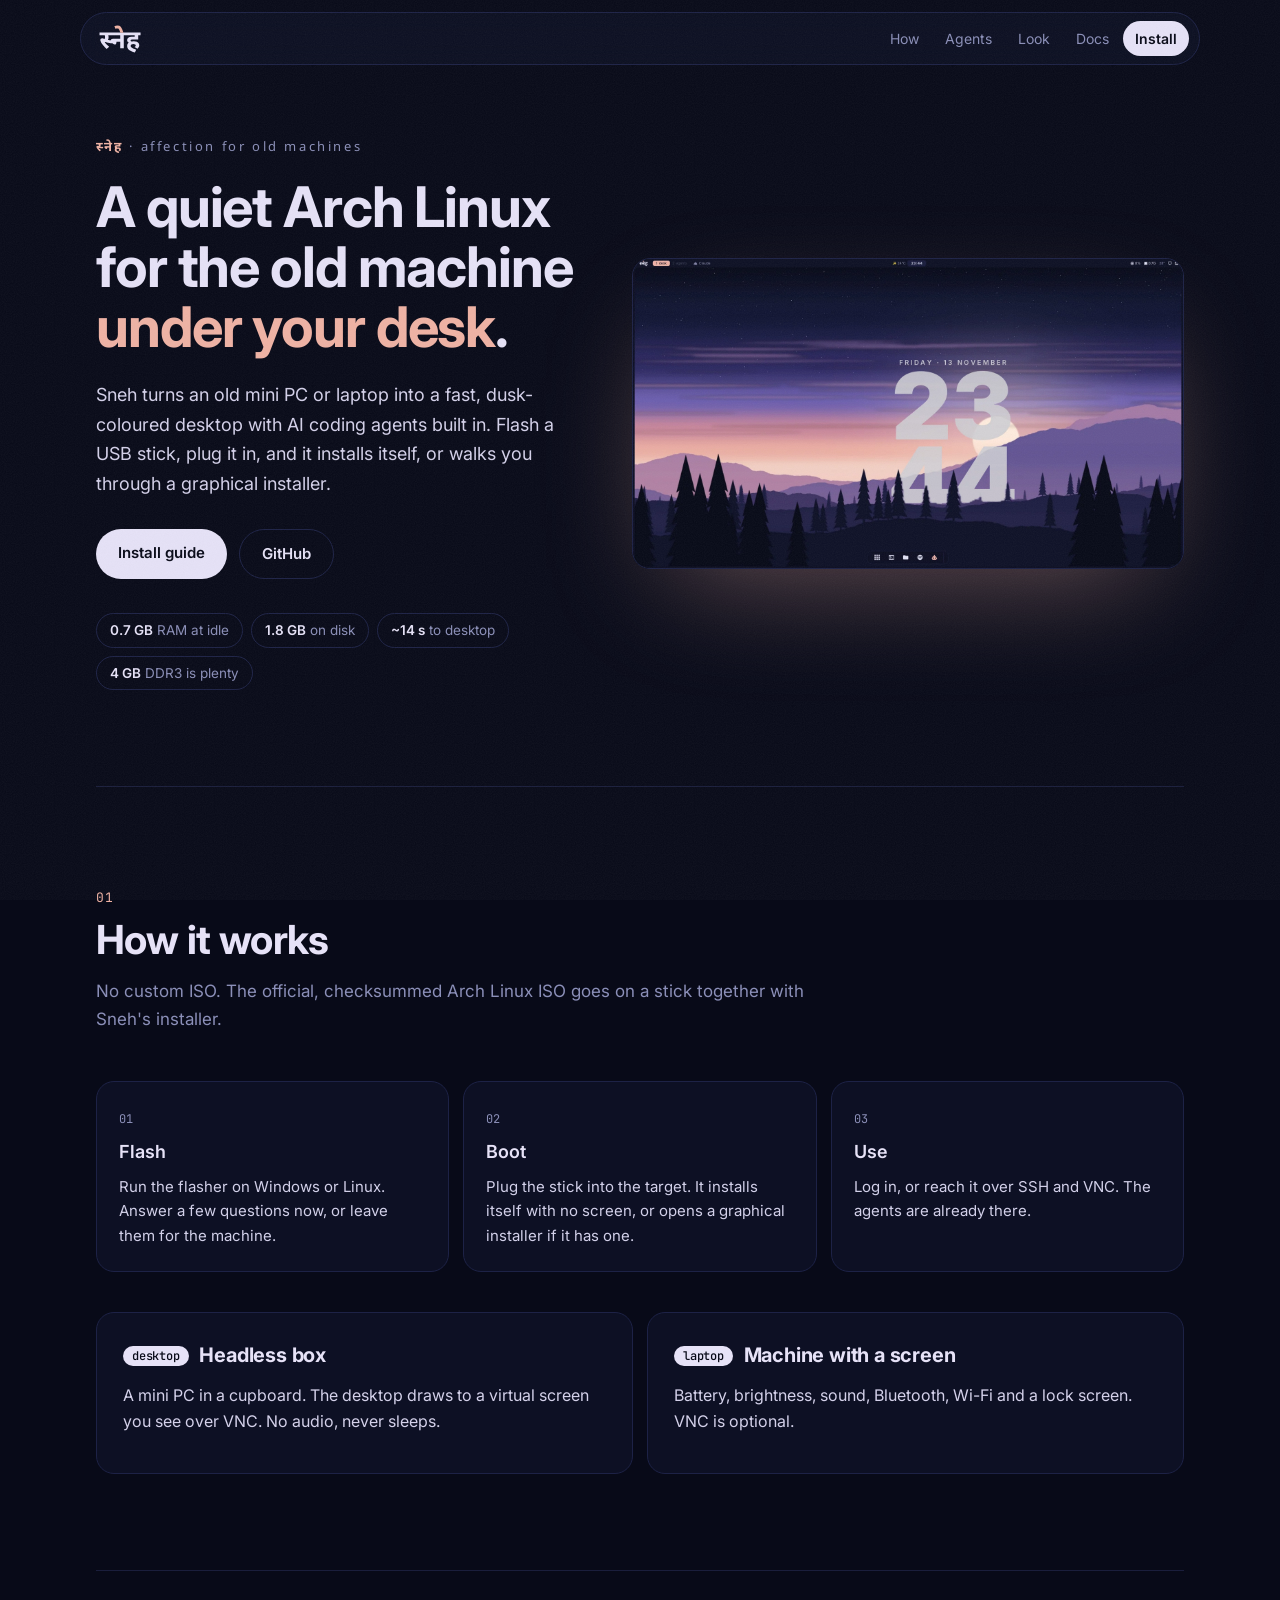
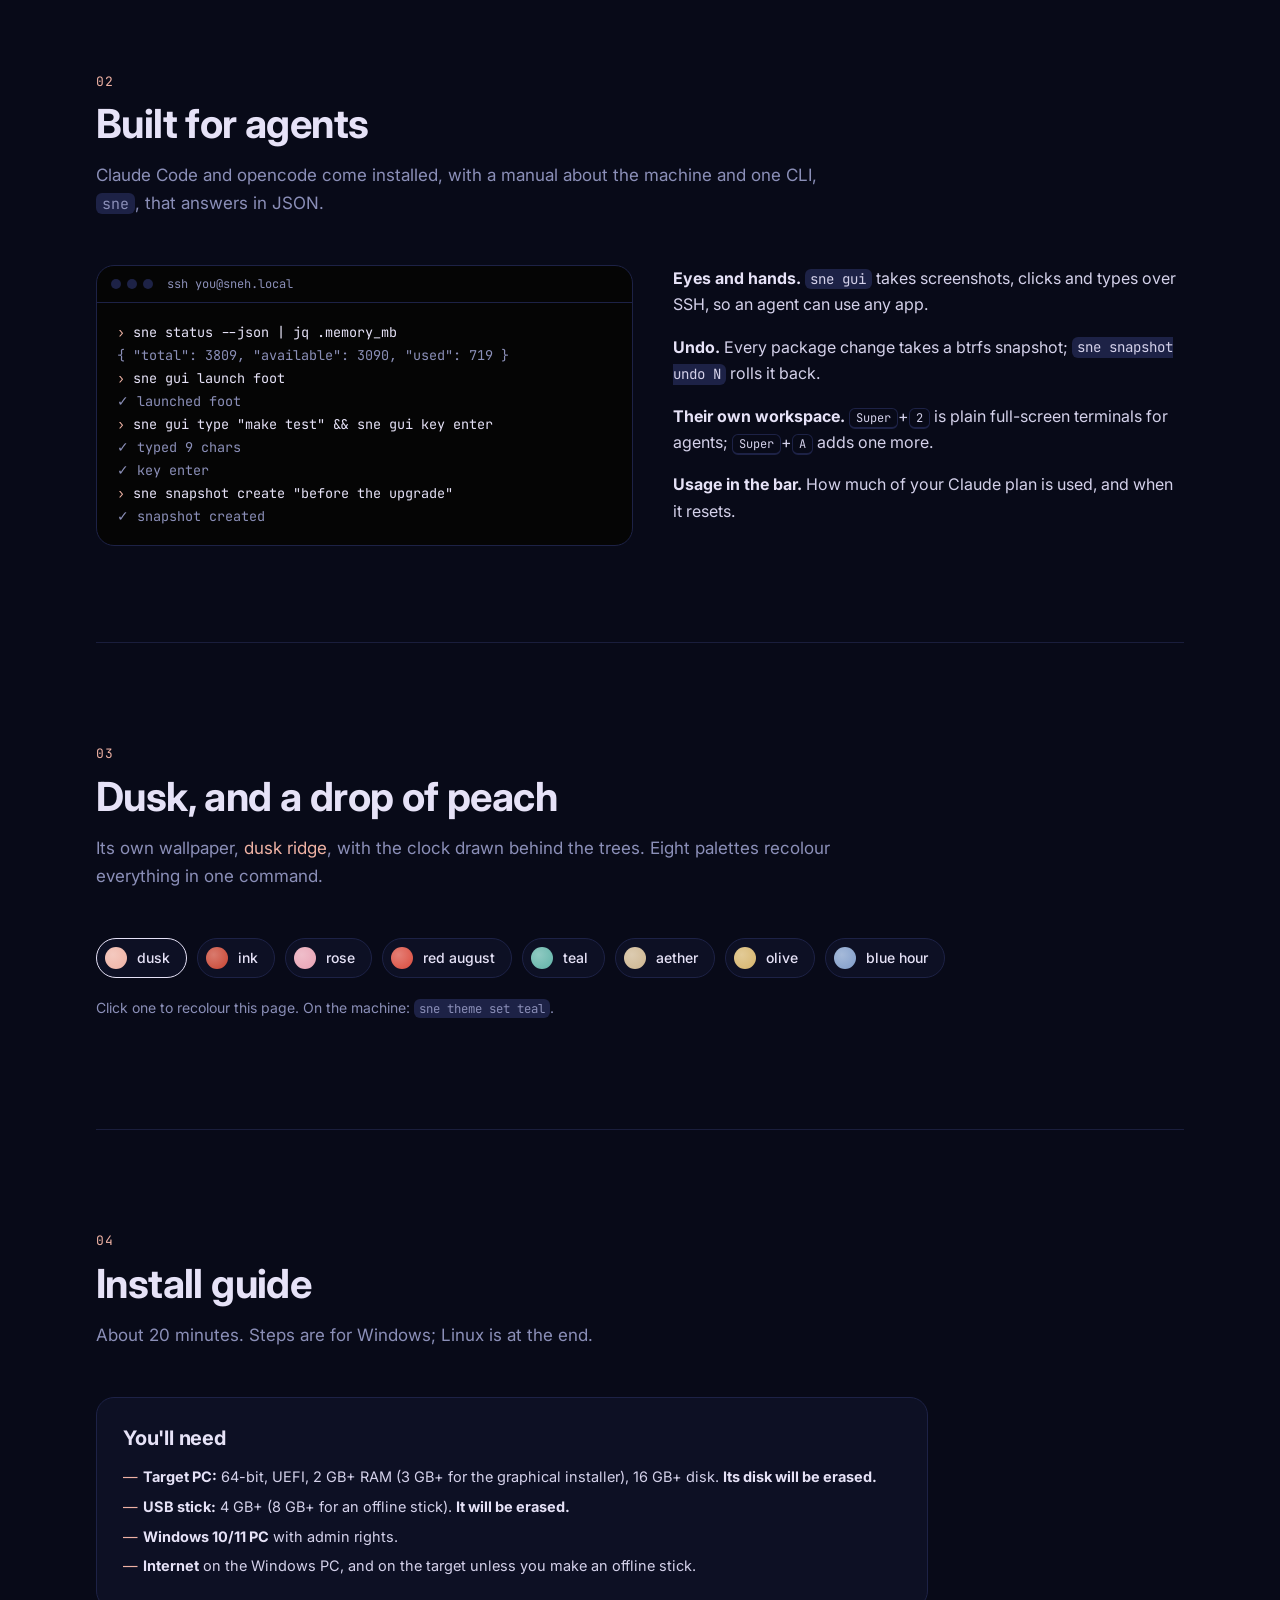
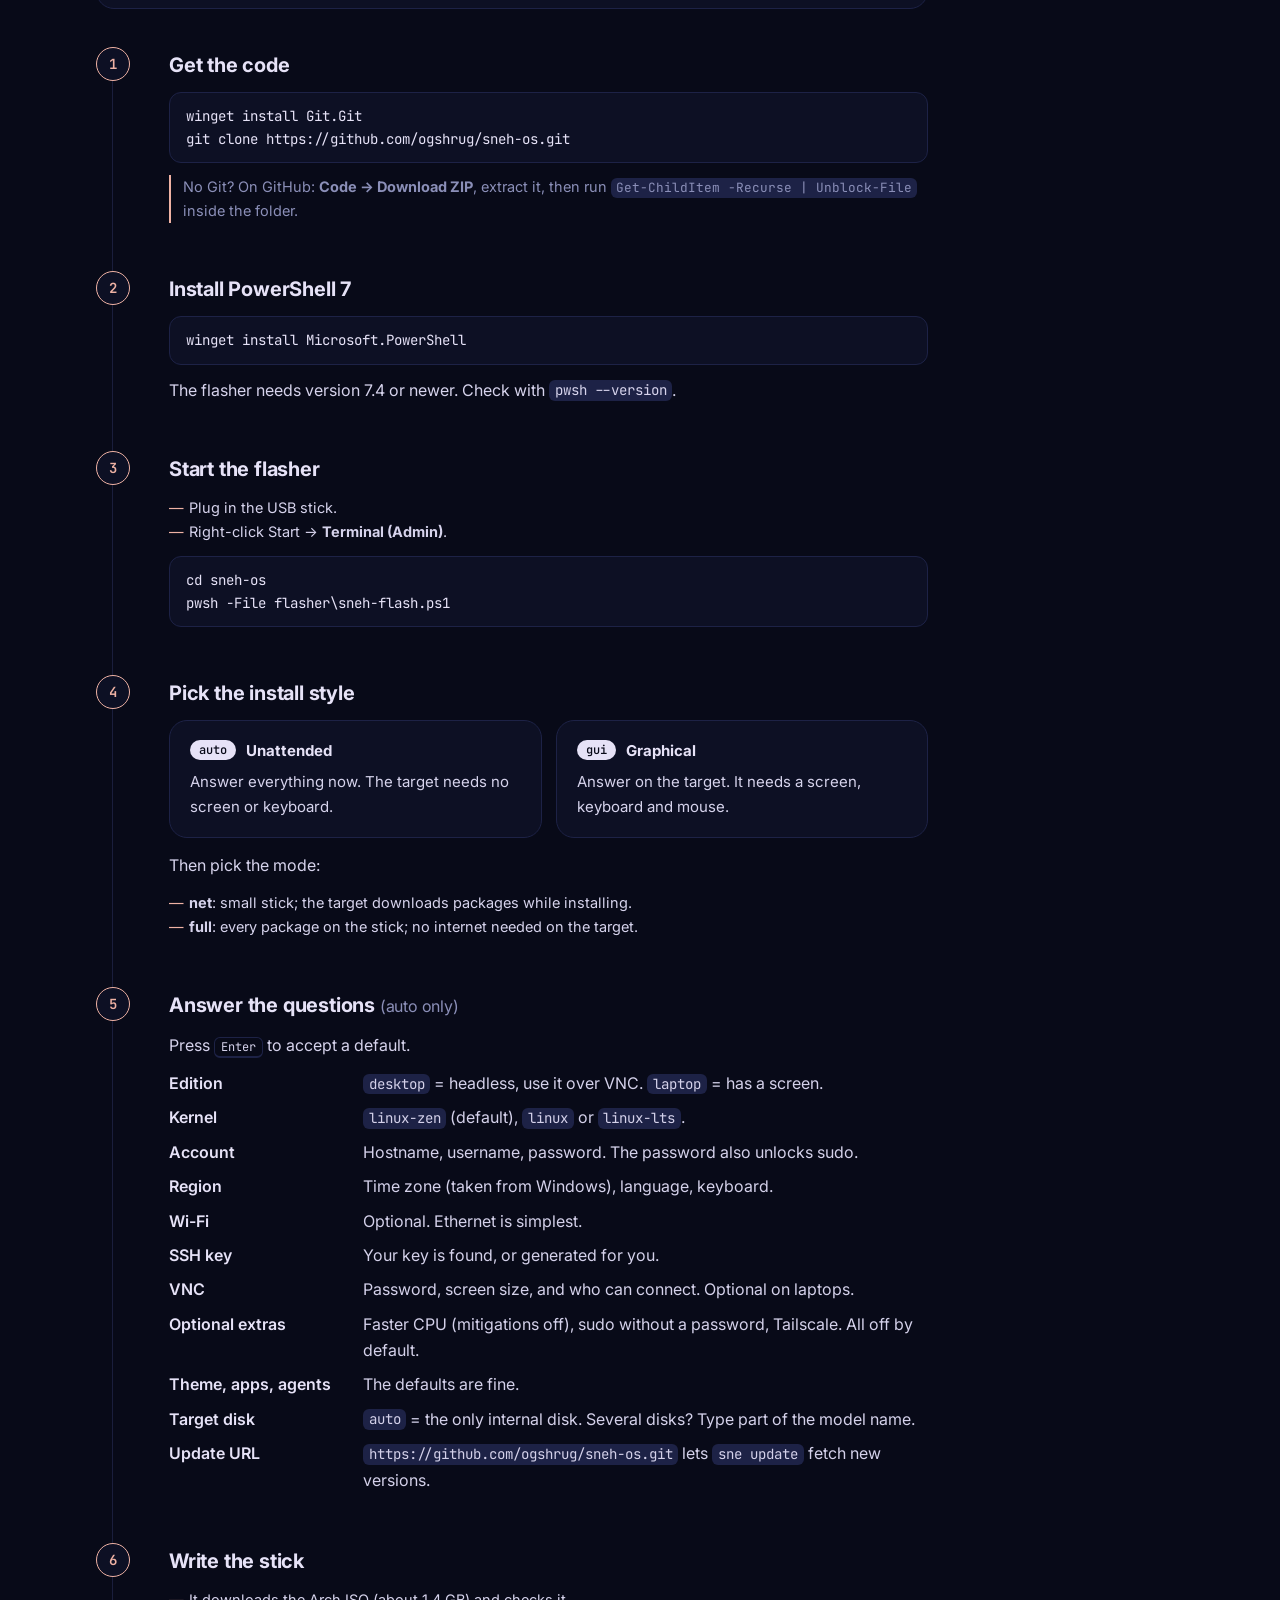
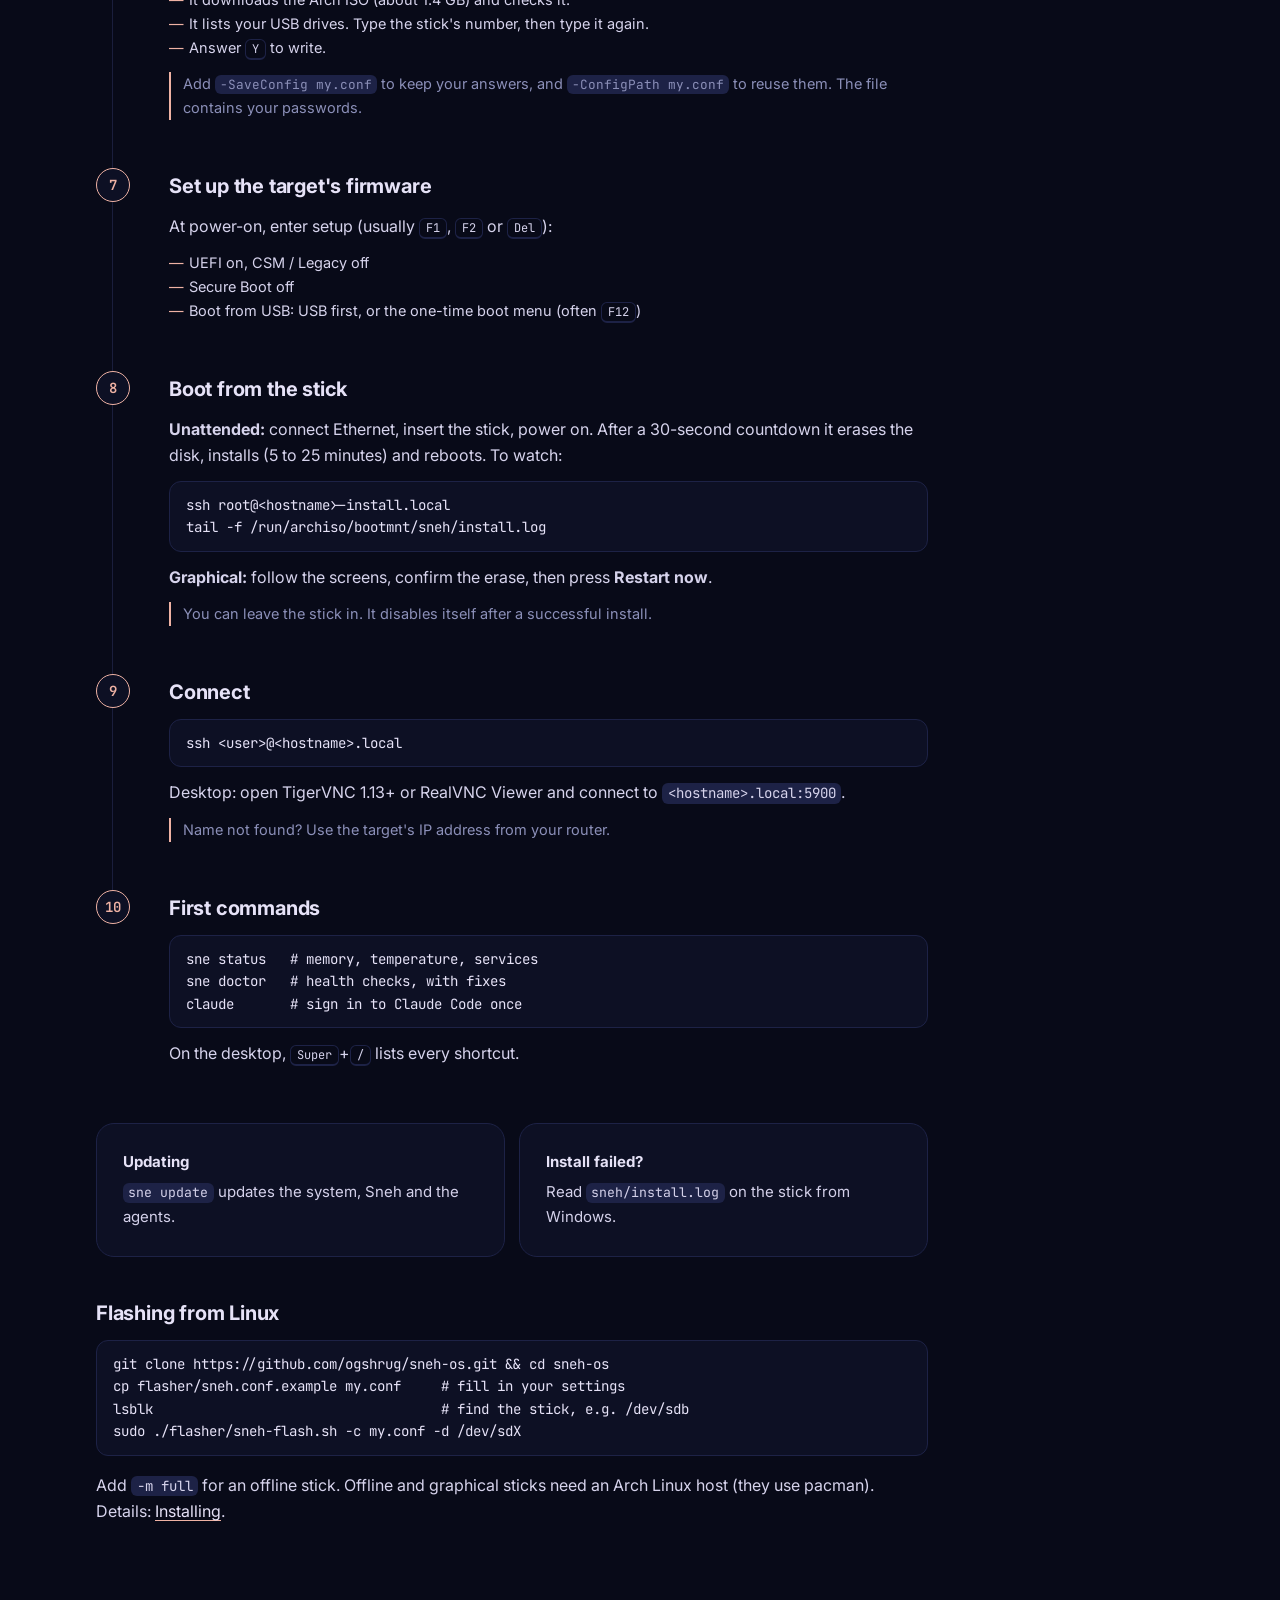
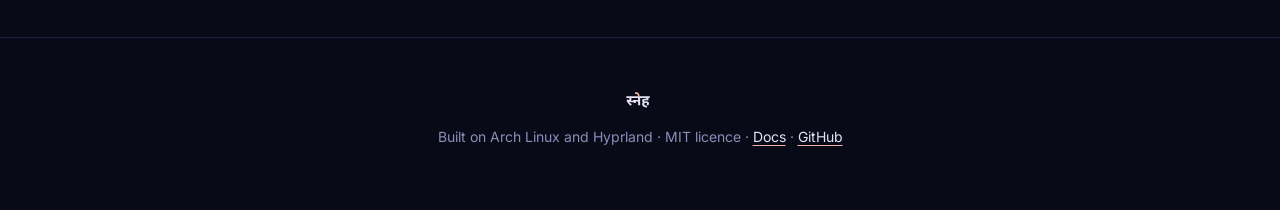
<file: website/index.html>
<!doctype html>
<html lang="en">
<head>
<meta charset="utf-8">
<meta name="viewport" content="width=device-width, initial-scale=1">
<title>स्नेह · Sneh</title>
<meta name="description" content="स्नेह (Sneh) is a small, fast, agent-first Arch Linux for old machines. Flash a USB stick, plug it in, and it installs itself.">
<link rel="icon" href="assets/sneh-icon.svg" type="image/svg+xml">
<meta name="theme-color" content="#080a18">
<!-- link previews (Discord, WhatsApp, ...); %SITE_URL% is filled in by the Pages workflow -->
<meta property="og:type" content="website">
<meta property="og:site_name" content="Sneh">
<meta property="og:title" content="स्नेह · Sneh">
<meta property="og:description" content="Affection for old machines. A small, fast, agent-first Arch Linux: flash a USB stick, plug it in, and it installs itself.">
<meta property="og:url" content="%SITE_URL%/">
<meta property="og:image" content="%SITE_URL%/assets/og.png">
<meta property="og:image:width" content="1200">
<meta property="og:image:height" content="630">
<meta property="og:image:alt" content="स्नेह, affection for old machines">
<meta name="twitter:card" content="summary_large_image">
<link rel="preconnect" href="https://fonts.googleapis.com">
<link rel="preconnect" href="https://fonts.gstatic.com" crossorigin>
<link href="https://fonts.googleapis.com/css2?family=Inter:wght@400;500;600;700&family=JetBrains+Mono:wght@400;500&family=Noto+Sans+Devanagari:wght@500;700&display=swap" rel="stylesheet">
<link rel="stylesheet" href="style.css">
</head>
<body>

<header class="nav">
  <a class="brand" href="#top" aria-label="स्नेह, back to top"><svg class="mark" viewBox="-20 -916 1651 1099" aria-hidden="true" fill="currentColor"><path d="M277 23Q195 -59 141.5 -124Q88 -189 63 -233Q47 -261 40 -283.5Q33 -306 33 -325Q33 -357 52 -376.5Q71 -396 108 -396Q146 -396 175.5 -372.5Q205 -349 234 -316L152 -329Q188 -350 202.5 -378Q217 -406 217 -444Q217 -474 209 -500Q201 -526 187 -543L257 -510H0V-622H525V-510H308L331 -541Q343 -516 349.5 -489.5Q356 -463 356 -429Q356 -389 342.5 -358Q329 -327 307 -304L294 -289Q276 -269 252 -254Q228 -239 197 -227V-244Q222 -215 251 -184.5Q280 -154 313 -123Q346 -92 380 -61ZM441 -204Q392 -204 339 -217Q286 -230 236 -260L283 -345Q323 -329 357 -322.5Q391 -316 430 -316Q459 -316 487 -318.5Q515 -321 544 -325L549 -218Q524 -210 497.5 -207Q471 -204 441 -204ZM415 -622H1045V-510H953V0H813V-261H665V-239Q665 -195 647 -174Q629 -153 595 -153Q570 -153 544 -167.5Q518 -182 495.5 -205.5Q473 -229 459.5 -256.5Q446 -284 446 -308Q446 -337 462 -355Q478 -373 524 -373H813V-510H415ZM1171 -195Q1126 -226 1105 -258.5Q1084 -291 1084 -327Q1084 -388 1129 -420Q1174 -452 1258 -452H1381V-510H1030V-622H1611V-510H1519V-345H1279Q1249 -345 1235 -335Q1221 -325 1221 -306Q1221 -290 1233 -276Q1245 -262 1268 -249ZM1376 -51Q1398 -65 1410 -81.5Q1422 -98 1422 -116Q1422 -139 1401.5 -154.5Q1381 -170 1335 -170Q1281 -170 1252.5 -149.5Q1224 -129 1224 -93Q1224 -63 1247 -39Q1270 -15 1319 7Q1368 29 1443 54L1385 163Q1283 133 1216.5 96Q1150 59 1117.5 12.5Q1085 -34 1085 -91Q1085 -157 1119.5 -198Q1154 -239 1212 -258.5Q1270 -278 1342 -278Q1419 -278 1467 -256Q1515 -234 1537.5 -198.5Q1560 -163 1560 -121Q1560 -82 1543.5 -49Q1527 -16 1490 15Z"/><path fill="var(--accent)" d="M818 -615Q801 -667 787.5 -700Q774 -733 760.5 -751Q747 -769 731 -775.5Q715 -782 694 -782Q676 -782 656.5 -778Q637 -774 620 -767L585 -876Q612 -886 641.5 -891Q671 -896 700 -896Q746 -896 779.5 -883Q813 -870 839 -838.5Q865 -807 888.5 -752.5Q912 -698 938 -615Z"/></svg></a>
  <nav>
    <a href="#how">How</a>
    <a href="#agents">Agents</a>
    <a href="#look">Look</a>
    <a href="docs/index.html">Docs</a>
    <a href="#install" class="nav-cta">Install</a>
  </nav>
</header>

<main id="top">

<section class="hero">
  <div class="hero-text">
    <p class="eyebrow"><span class="deva">स्नेह</span> · affection for old machines</p>
    <h1>A quiet Arch Linux for the old machine <em>under your desk</em>.</h1>
    <p class="lede">Sneh turns an old mini PC or laptop into a fast, dusk-coloured desktop with AI coding agents built in. Flash a USB stick, plug it in, and it installs itself, or walks you through a graphical installer.</p>
    <div class="cta">
      <a class="btn primary" href="#install">Install guide</a>
      <a class="btn ghost" href="https://github.com/ogshrug/sneh-os">GitHub</a>
    </div>
    <ul class="facts">
      <li><b>0.7 GB</b> RAM at idle</li>
      <li><b>1.8 GB</b> on disk</li>
      <li><b>~14 s</b> to desktop</li>
      <li><b>4 GB</b> DDR3 is plenty</li>
    </ul>
  </div>
  <figure class="hero-shot">
    <img src="assets/desktop.webp" width="1600" height="900" alt="The Sneh desktop: a dusk forest wallpaper with a big clock behind the trees, a top bar and a dock">
  </figure>
</section>

<section id="how" class="band">
  <div class="section-head">
    <span class="num">01</span>
    <h2>How it works</h2>
    <p>No custom ISO. The official, checksummed Arch Linux ISO goes on a stick together with Sneh's installer.</p>
  </div>
  <ol class="flow">
    <li><span class="step">Flash</span><p>Run the flasher on Windows or Linux. Answer a few questions now, or leave them for the machine.</p></li>
    <li><span class="step">Boot</span><p>Plug the stick into the target. It installs itself with no screen, or opens a graphical installer if it has one.</p></li>
    <li><span class="step">Use</span><p>Log in, or reach it over SSH and VNC. The agents are already there.</p></li>
  </ol>
  <div class="grid two">
    <article class="card">
      <h3><span class="tag">desktop</span> Headless box</h3>
      <p>A mini PC in a cupboard. The desktop draws to a virtual screen you see over VNC. No audio, never sleeps.</p>
    </article>
    <article class="card">
      <h3><span class="tag">laptop</span> Machine with a screen</h3>
      <p>Battery, brightness, sound, Bluetooth, Wi-Fi and a lock screen. VNC is optional.</p>
    </article>
  </div>
</section>

<section id="agents">
  <div class="section-head">
    <span class="num">02</span>
    <h2>Built for agents</h2>
    <p>Claude Code and opencode come installed, with a manual about the machine and one CLI, <code>sne</code>, that answers in JSON.</p>
  </div>
  <div class="grid split">
    <div class="term" role="img" aria-label="Terminal session showing sne commands">
      <div class="term-bar"><i></i><i></i><i></i><span>ssh you@sneh.local</span></div>
<pre><span class="p">›</span> sne status --json | jq .memory_mb
<span class="o">{ "total": 3809, "available": 3090, "used": 719 }</span>
<span class="p">›</span> sne gui launch foot
<span class="o">✓ launched foot</span>
<span class="p">›</span> sne gui type "make test" &amp;&amp; sne gui key enter
<span class="o">✓ typed 9 chars
✓ key enter</span>
<span class="p">›</span> sne snapshot create "before the upgrade"
<span class="o">✓ snapshot created</span></pre>
    </div>
    <ul class="features">
      <li><b>Eyes and hands.</b> <code>sne gui</code> takes screenshots, clicks and types over SSH, so an agent can use any app.</li>
      <li><b>Undo.</b> Every package change takes a btrfs snapshot; <code>sne snapshot undo N</code> rolls it back.</li>
      <li><b>Their own workspace.</b> <kbd>Super</kbd>+<kbd>2</kbd> is plain full-screen terminals for agents; <kbd>Super</kbd>+<kbd>A</kbd> adds one more.</li>
      <li><b>Usage in the bar.</b> How much of your Claude plan is used, and when it resets.</li>
    </ul>
  </div>
</section>

<section id="look" class="band">
  <div class="section-head">
    <span class="num">03</span>
    <h2>Dusk, and a drop of peach</h2>
    <p>Its own wallpaper, <em>dusk ridge</em>, with the clock drawn behind the trees. Eight palettes recolour everything in one command.</p>
  </div>
  <div class="swatches">
    <button data-theme="dusk" class="on"><i style="--a:#efb2a4"></i>dusk</button>
    <button data-theme="ink"><i style="--a:#c8412f"></i>ink</button>
    <button data-theme="rose"><i style="--a:#e8a2b4"></i>rose</button>
    <button data-theme="red-august"><i style="--a:#d9483b"></i>red august</button>
    <button data-theme="teal"><i style="--a:#5fb3a8"></i>teal</button>
    <button data-theme="aether"><i style="--a:#cdb58f"></i>aether</button>
    <button data-theme="olive"><i style="--a:#d6b46a"></i>olive</button>
    <button data-theme="blue-hour"><i style="--a:#7f9cc9"></i>blue hour</button>
  </div>
  <p class="hint">Click one to recolour this page. On the machine: <code>sne theme set teal</code>.</p>
</section>

<section id="install">
  <div class="section-head">
    <span class="num">04</span>
    <h2>Install guide</h2>
    <p>About 20 minutes. Steps are for Windows; Linux is at the end.</p>
  </div>

  <div class="guide">
    <div class="need">
      <h3>You'll need</h3>
      <ul class="ticks">
        <li><b>Target PC:</b> 64-bit, UEFI, 2 GB+ RAM (3 GB+ for the graphical installer), 16 GB+ disk. <b>Its disk will be erased.</b></li>
        <li><b>USB stick:</b> 4 GB+ (8 GB+ for an offline stick). <b>It will be erased.</b></li>
        <li><b>Windows 10/11 PC</b> with admin rights.</li>
        <li><b>Internet</b> on the Windows PC, and on the target unless you make an offline stick.</li>
      </ul>
    </div>

    <ol class="guide-steps">
      <li>
        <h3>Get the code</h3>
<pre>winget install Git.Git
git clone https://github.com/ogshrug/sneh-os.git</pre>
        <p class="note">No Git? On GitHub: <b>Code → Download ZIP</b>, extract it, then run <code>Get-ChildItem -Recurse | Unblock-File</code> inside the folder.</p>
      </li>

      <li>
        <h3>Install PowerShell 7</h3>
<pre>winget install Microsoft.PowerShell</pre>
        <p>The flasher needs version 7.4 or newer. Check with <code>pwsh --version</code>.</p>
      </li>

      <li>
        <h3>Start the flasher</h3>
        <ul class="ticks">
          <li>Plug in the USB stick.</li>
          <li>Right-click Start → <b>Terminal (Admin)</b>.</li>
        </ul>
<pre>cd sneh-os
pwsh -File flasher\sneh-flash.ps1</pre>
      </li>

      <li>
        <h3>Pick the install style</h3>
        <div class="grid two choice">
          <div class="card"><h4><span class="tag">auto</span> Unattended</h4><p>Answer everything now. The target needs no screen or keyboard.</p></div>
          <div class="card"><h4><span class="tag">gui</span> Graphical</h4><p>Answer on the target. It needs a screen, keyboard and mouse.</p></div>
        </div>
        <p>Then pick the mode:</p>
        <ul class="ticks">
          <li><b>net</b>: small stick; the target downloads packages while installing.</li>
          <li><b>full</b>: every package on the stick; no internet needed on the target.</li>
        </ul>
      </li>

      <li>
        <h3>Answer the questions <span class="muted">(auto only)</span></h3>
        <p>Press <kbd>Enter</kbd> to accept a default.</p>
        <dl class="qa">
          <dt>Edition</dt><dd><code>desktop</code> = headless, use it over VNC. <code>laptop</code> = has a screen.</dd>
          <dt>Kernel</dt><dd><code>linux-zen</code> (default), <code>linux</code> or <code>linux-lts</code>.</dd>
          <dt>Account</dt><dd>Hostname, username, password. The password also unlocks sudo.</dd>
          <dt>Region</dt><dd>Time zone (taken from Windows), language, keyboard.</dd>
          <dt>Wi-Fi</dt><dd>Optional. Ethernet is simplest.</dd>
          <dt>SSH key</dt><dd>Your key is found, or generated for you.</dd>
          <dt>VNC</dt><dd>Password, screen size, and who can connect. Optional on laptops.</dd>
          <dt>Optional extras</dt><dd>Faster CPU (mitigations off), sudo without a password, Tailscale. All off by default.</dd>
          <dt>Theme, apps, agents</dt><dd>The defaults are fine.</dd>
          <dt>Target disk</dt><dd><code>auto</code> = the only internal disk. Several disks? Type part of the model name.</dd>
          <dt>Update URL</dt><dd><code>https://github.com/ogshrug/sneh-os.git</code> lets <code>sne update</code> fetch new versions.</dd>
        </dl>
      </li>

      <li>
        <h3>Write the stick</h3>
        <ul class="ticks">
          <li>It downloads the Arch ISO (about 1.4 GB) and checks it.</li>
          <li>It lists your USB drives. Type the stick's number, then type it again.</li>
          <li>Answer <kbd>Y</kbd> to write.</li>
        </ul>
        <p class="note">Add <code>-SaveConfig my.conf</code> to keep your answers, and <code>-ConfigPath my.conf</code> to reuse them. The file contains your passwords.</p>
      </li>

      <li>
        <h3>Set up the target's firmware</h3>
        <p>At power-on, enter setup (usually <kbd>F1</kbd>, <kbd>F2</kbd> or <kbd>Del</kbd>):</p>
        <ul class="ticks">
          <li>UEFI on, CSM / Legacy off</li>
          <li>Secure Boot off</li>
          <li>Boot from USB: USB first, or the one-time boot menu (often <kbd>F12</kbd>)</li>
        </ul>
      </li>

      <li>
        <h3>Boot from the stick</h3>
        <p><b>Unattended:</b> connect Ethernet, insert the stick, power on. After a 30-second countdown it erases the disk, installs (5 to 25 minutes) and reboots. To watch:</p>
<pre>ssh root@&lt;hostname&gt;-install.local
tail -f /run/archiso/bootmnt/sneh/install.log</pre>
        <p><b>Graphical:</b> follow the screens, confirm the erase, then press <b>Restart now</b>.</p>
        <p class="note">You can leave the stick in. It disables itself after a successful install.</p>
      </li>

      <li>
        <h3>Connect</h3>
<pre>ssh &lt;user&gt;@&lt;hostname&gt;.local</pre>
        <p>Desktop: open TigerVNC 1.13+ or RealVNC Viewer and connect to <code>&lt;hostname&gt;.local:5900</code>.</p>
        <p class="note">Name not found? Use the target's IP address from your router.</p>
      </li>

      <li>
        <h3>First commands</h3>
<pre>sne status   # memory, temperature, services
sne doctor   # health checks, with fixes
claude       # sign in to Claude Code once</pre>
        <p>On the desktop, <kbd>Super</kbd>+<kbd>/</kbd> lists every shortcut.</p>
      </li>
    </ol>

    <div class="grid two after">
      <div class="card">
        <h4>Updating</h4>
        <p><code>sne update</code> updates the system, Sneh and the agents.</p>
      </div>
      <div class="card">
        <h4>Install failed?</h4>
        <p>Read <code>sneh/install.log</code> on the stick from Windows.</p>
      </div>
    </div>

    <div class="linux">
      <h3>Flashing from Linux</h3>
<pre>git clone https://github.com/ogshrug/sneh-os.git &amp;&amp; cd sneh-os
cp flasher/sneh.conf.example my.conf     # fill in your settings
lsblk                                    # find the stick, e.g. /dev/sdb
sudo ./flasher/sneh-flash.sh -c my.conf -d /dev/sdX</pre>
      <p>Add <code>-m full</code> for an offline stick. Offline and graphical sticks need an Arch Linux host (they use pacman). Details: <a href="docs/installing.html">Installing</a>.</p>
    </div>
  </div>
</section>

</main>

<footer>
  <p><svg class="mark small" viewBox="-20 -916 1651 1099" aria-hidden="true" fill="currentColor"><path d="M277 23Q195 -59 141.5 -124Q88 -189 63 -233Q47 -261 40 -283.5Q33 -306 33 -325Q33 -357 52 -376.5Q71 -396 108 -396Q146 -396 175.5 -372.5Q205 -349 234 -316L152 -329Q188 -350 202.5 -378Q217 -406 217 -444Q217 -474 209 -500Q201 -526 187 -543L257 -510H0V-622H525V-510H308L331 -541Q343 -516 349.5 -489.5Q356 -463 356 -429Q356 -389 342.5 -358Q329 -327 307 -304L294 -289Q276 -269 252 -254Q228 -239 197 -227V-244Q222 -215 251 -184.5Q280 -154 313 -123Q346 -92 380 -61ZM441 -204Q392 -204 339 -217Q286 -230 236 -260L283 -345Q323 -329 357 -322.5Q391 -316 430 -316Q459 -316 487 -318.5Q515 -321 544 -325L549 -218Q524 -210 497.5 -207Q471 -204 441 -204ZM415 -622H1045V-510H953V0H813V-261H665V-239Q665 -195 647 -174Q629 -153 595 -153Q570 -153 544 -167.5Q518 -182 495.5 -205.5Q473 -229 459.5 -256.5Q446 -284 446 -308Q446 -337 462 -355Q478 -373 524 -373H813V-510H415ZM1171 -195Q1126 -226 1105 -258.5Q1084 -291 1084 -327Q1084 -388 1129 -420Q1174 -452 1258 -452H1381V-510H1030V-622H1611V-510H1519V-345H1279Q1249 -345 1235 -335Q1221 -325 1221 -306Q1221 -290 1233 -276Q1245 -262 1268 -249ZM1376 -51Q1398 -65 1410 -81.5Q1422 -98 1422 -116Q1422 -139 1401.5 -154.5Q1381 -170 1335 -170Q1281 -170 1252.5 -149.5Q1224 -129 1224 -93Q1224 -63 1247 -39Q1270 -15 1319 7Q1368 29 1443 54L1385 163Q1283 133 1216.5 96Q1150 59 1117.5 12.5Q1085 -34 1085 -91Q1085 -157 1119.5 -198Q1154 -239 1212 -258.5Q1270 -278 1342 -278Q1419 -278 1467 -256Q1515 -234 1537.5 -198.5Q1560 -163 1560 -121Q1560 -82 1543.5 -49Q1527 -16 1490 15Z"/><path fill="var(--accent)" d="M818 -615Q801 -667 787.5 -700Q774 -733 760.5 -751Q747 -769 731 -775.5Q715 -782 694 -782Q676 -782 656.5 -778Q637 -774 620 -767L585 -876Q612 -886 641.5 -891Q671 -896 700 -896Q746 -896 779.5 -883Q813 -870 839 -838.5Q865 -807 888.5 -752.5Q912 -698 938 -615Z"/></svg></p>
  <p>Built on Arch Linux and Hyprland · MIT licence · <a href="docs/index.html">Docs</a> · <a href="https://github.com/ogshrug/sneh-os">GitHub</a></p>
</footer>

<script>
  // palette preview: recolour the page accent
  const accents = { dusk:'#efb2a4', ink:'#c8412f', rose:'#e8a2b4', 'red-august':'#d9483b', teal:'#5fb3a8', aether:'#cdb58f', olive:'#d6b46a', 'blue-hour':'#7f9cc9' };
  document.querySelectorAll('.swatches button').forEach(b => b.addEventListener('click', () => {
    document.querySelectorAll('.swatches button').forEach(x => x.classList.toggle('on', x === b));
    document.documentElement.style.setProperty('--accent', accents[b.dataset.theme]);
  }));
</script>
</body>
</html>
</file>
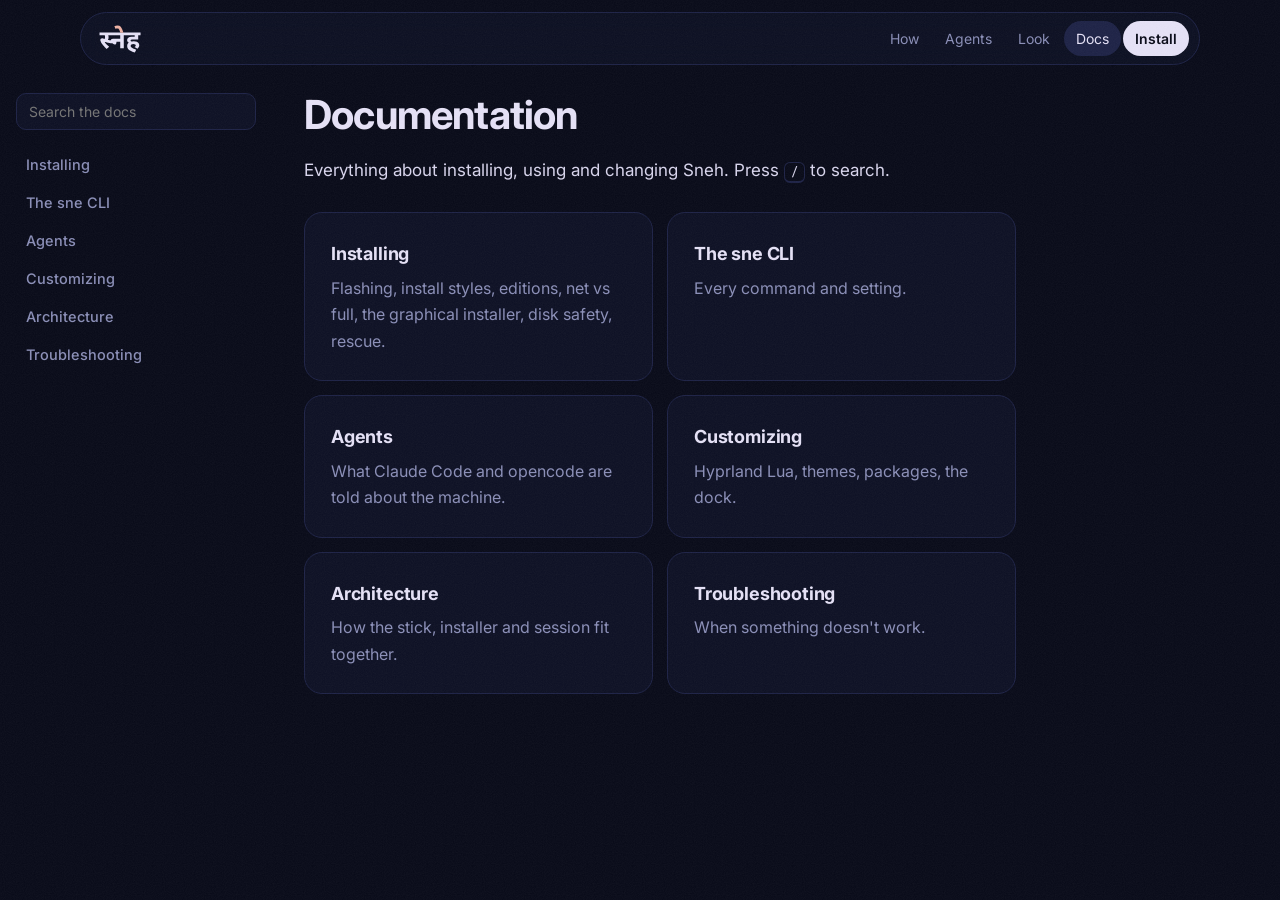
<file: website/docs/index.html>
<!doctype html>
<html lang="en">
<head>
<meta charset="utf-8">
<meta name="viewport" content="width=device-width, initial-scale=1">
<title>Documentation · Sneh docs</title>
<link rel="icon" href="../assets/sneh-icon.svg" type="image/svg+xml">
<meta name="theme-color" content="#080a18">
<!-- link previews (Discord, WhatsApp, ...); %SITE_URL% is filled in by the Pages workflow -->
<meta property="og:type" content="website">
<meta property="og:site_name" content="Sneh">
<meta property="og:title" content="Documentation · Sneh docs">
<meta property="og:description" content="Sneh documentation: affection for old machines.">
<meta property="og:url" content="%SITE_URL%/docs/index.html">
<meta property="og:image" content="%SITE_URL%/assets/og.png">
<meta property="og:image:width" content="1200">
<meta property="og:image:height" content="630">
<meta property="og:image:alt" content="स्नेह, affection for old machines">
<meta name="twitter:card" content="summary_large_image">
<link rel="preconnect" href="https://fonts.googleapis.com">
<link rel="preconnect" href="https://fonts.gstatic.com" crossorigin>
<link href="https://fonts.googleapis.com/css2?family=Inter:wght@400;500;600;700&family=JetBrains+Mono:wght@400;500&family=Noto+Sans+Devanagari:wght@500;700&display=swap" rel="stylesheet">
<link rel="stylesheet" href="../style.css">
</head>
<body class="docs-page">
<!-- generated by website/build-docs.py from docs/index.md; edit the Markdown, not this file -->
<header class="nav">
  <a class="brand" href="../index.html" aria-label="स्नेह home"><svg class="mark" viewBox="-20 -916 1651 1099" aria-hidden="true" fill="currentColor"><path d="M277 23Q195 -59 141.5 -124Q88 -189 63 -233Q47 -261 40 -283.5Q33 -306 33 -325Q33 -357 52 -376.5Q71 -396 108 -396Q146 -396 175.5 -372.5Q205 -349 234 -316L152 -329Q188 -350 202.5 -378Q217 -406 217 -444Q217 -474 209 -500Q201 -526 187 -543L257 -510H0V-622H525V-510H308L331 -541Q343 -516 349.5 -489.5Q356 -463 356 -429Q356 -389 342.5 -358Q329 -327 307 -304L294 -289Q276 -269 252 -254Q228 -239 197 -227V-244Q222 -215 251 -184.5Q280 -154 313 -123Q346 -92 380 -61ZM441 -204Q392 -204 339 -217Q286 -230 236 -260L283 -345Q323 -329 357 -322.5Q391 -316 430 -316Q459 -316 487 -318.5Q515 -321 544 -325L549 -218Q524 -210 497.5 -207Q471 -204 441 -204ZM415 -622H1045V-510H953V0H813V-261H665V-239Q665 -195 647 -174Q629 -153 595 -153Q570 -153 544 -167.5Q518 -182 495.5 -205.5Q473 -229 459.5 -256.5Q446 -284 446 -308Q446 -337 462 -355Q478 -373 524 -373H813V-510H415ZM1171 -195Q1126 -226 1105 -258.5Q1084 -291 1084 -327Q1084 -388 1129 -420Q1174 -452 1258 -452H1381V-510H1030V-622H1611V-510H1519V-345H1279Q1249 -345 1235 -335Q1221 -325 1221 -306Q1221 -290 1233 -276Q1245 -262 1268 -249ZM1376 -51Q1398 -65 1410 -81.5Q1422 -98 1422 -116Q1422 -139 1401.5 -154.5Q1381 -170 1335 -170Q1281 -170 1252.5 -149.5Q1224 -129 1224 -93Q1224 -63 1247 -39Q1270 -15 1319 7Q1368 29 1443 54L1385 163Q1283 133 1216.5 96Q1150 59 1117.5 12.5Q1085 -34 1085 -91Q1085 -157 1119.5 -198Q1154 -239 1212 -258.5Q1270 -278 1342 -278Q1419 -278 1467 -256Q1515 -234 1537.5 -198.5Q1560 -163 1560 -121Q1560 -82 1543.5 -49Q1527 -16 1490 15Z"/><path fill="var(--accent)" d="M818 -615Q801 -667 787.5 -700Q774 -733 760.5 -751Q747 -769 731 -775.5Q715 -782 694 -782Q676 -782 656.5 -778Q637 -774 620 -767L585 -876Q612 -886 641.5 -891Q671 -896 700 -896Q746 -896 779.5 -883Q813 -870 839 -838.5Q865 -807 888.5 -752.5Q912 -698 938 -615Z"/></svg></a>
  <nav>
    <button class="menu-btn" type="button" aria-controls="docs-side" aria-expanded="false">Menu</button>
    <a href="../index.html#how">How</a>
    <a href="../index.html#agents">Agents</a>
    <a href="../index.html#look">Look</a>
    <a href="index.html" class="active">Docs</a>
    <a href="../index.html#install" class="nav-cta">Install</a>
  </nav>
</header>
<div class="docs">
  <aside class="docs-side" id="docs-side">
    <input type="search" id="docs-q" placeholder="Search the docs" aria-label="Search the docs" autocomplete="off">
    <ul class="docs-results" id="docs-results" hidden></ul>
    <nav class="docs-nav" aria-label="Docs pages"><a href="installing.html">Installing</a><a href="sne.html">The sne CLI</a><a href="agents.html">Agents</a><a href="customizing.html">Customizing</a><a href="architecture.html">Architecture</a><a href="troubleshooting.html">Troubleshooting</a></nav>
  </aside>
  <article class="docs-body">
    
    <h1>Documentation</h1>
<p class="lede-docs">Everything about installing, using and changing Sneh. Press <kbd>/</kbd> to search.</p>
<div class="grid two doc-cards"><a class="card doc-card" href="installing.html"><h3>Installing</h3><p>Flashing, install styles, editions, net vs full, the graphical installer, disk safety, rescue.</p></a><a class="card doc-card" href="sne.html"><h3>The sne CLI</h3><p>Every command and setting.</p></a><a class="card doc-card" href="agents.html"><h3>Agents</h3><p>What Claude Code and opencode are told about the machine.</p></a><a class="card doc-card" href="customizing.html"><h3>Customizing</h3><p>Hyprland Lua, themes, packages, the dock.</p></a><a class="card doc-card" href="architecture.html"><h3>Architecture</h3><p>How the stick, installer and session fit together.</p></a><a class="card doc-card" href="troubleshooting.html"><h3>Troubleshooting</h3><p>When something doesn&#x27;t work.</p></a></div>
    
    
  </article>
  <aside class="docs-toc"></aside>
</div>
<script>
const INDEX = [{"f":"installing.html","n":"Installing","e":[{"t":"Installing","a":"top"},{"t":"What you need","a":"what-you-need"},{"t":"Choose an edition and an install mode","a":"choose-an-edition-and-an-install-mode"},{"t":"Screen","a":"choose-an-edition-and-an-install-mode"},{"t":"Audio, Bluetooth, battery","a":"choose-an-edition-and-an-install-mode"},{"t":"Sleeps / locks","a":"choose-an-edition-and-an-install-mode"},{"t":"VNC","a":"choose-an-edition-and-an-install-mode"},{"t":"Xwayland (X11 apps)","a":"choose-an-edition-and-an-install-mode"},{"t":"net","a":"choose-an-edition-and-an-install-mode"},{"t":"full","a":"choose-an-edition-and-an-install-mode"},{"t":"Choose an install style","a":"choose-an-install-style"},{"t":"Who answers the questions","a":"choose-an-install-style"},{"t":"Screen and keyboard on the target","a":"choose-an-install-style"},{"t":"Best for","a":"choose-an-install-style"},{"t":"Stick size","a":"choose-an-install-style"},{"t":"The graphical installer","a":"the-graphical-installer"},{"t":"Flash on Windows","a":"flash-on-windows"},{"t":"First boot of the stick","a":"first-boot-of-the-stick"},{"t":"Disk safety","a":"disk-safety"},{"t":"After the install","a":"after-the-install"},{"t":"Connect","a":"connect"},{"t":"Flash on Linux","a":"flash-on-linux"}]},{"f":"sne.html","n":"The sne CLI","e":[{"t":"The sne CLI","a":"top"},{"t":"Status and health","a":"status-and-health"},{"t":"sne status [--json]","a":"status-and-health"},{"t":"sne doctor","a":"status-and-health"},{"t":"sne logs session|vnc|hypr|install|firstboot|<unit> [N]","a":"status-and-health"},{"t":"sne version","a":"status-and-health"},{"t":"Desktop and remote access","a":"desktop-and-remote-access"},{"t":"sne desktop status|on|off|restart","a":"desktop-and-remote-access"},{"t":"sne vnc status|on|off|restart","a":"desktop-and-remote-access"},{"t":"sne vnc password [PW]","a":"desktop-and-remote-access"},{"t":"sne vnc resolution 1920x1080","a":"desktop-and-remote-access"},{"t":"sne vnc bind lan|localhost|tailscale","a":"desktop-and-remote-access"},{"t":"sne perf vnc|normal|status","a":"desktop-and-remote-access"},{"t":"sne net [status]","a":"desktop-and-remote-access"},{"t":"GUI automation","a":"gui-automation"},{"t":"sne gui screenshot [FILE]","a":"gui-automation"},{"t":"sne gui monitors|windows|active|cursor","a":"gui-automation"},{"t":"sne gui launch CMD [ARGS]","a":"gui-automation"},{"t":"sne gui focus class:REGEX","a":"gui-automation"},{"t":"sne gui move X Y","a":"gui-automation"},{"t":"sne gui click [X Y] [left|right|middle|double]","a":"gui-automation"},{"t":"sne gui scroll [N]","a":"gui-automation"},{"t":"sne gui type TEXT","a":"gui-automation"},{"t":"sne gui key COMBO","a":"gui-automation"},{"t":"sne gui workspace N, sne gui close","a":"gui-automation"},{"t":"sne gui clipboard get|set TEXT, sne gui notify TITLE [BODY]","a":"gui-automation"},{"t":"Look","a":"look"},{"t":"sne theme list|current|set NAME","a":"look"},{"t":"sne wallpaper pick","a":"look"},{"t":"sne wallpaper next|prev","a":"look"},{"t":"sne wallpaper fetch|unfetch","a":"look"},{"t":"sne wallpaper set IMAGE","a":"look"},{"t":"sne wallpaper list [--json]","a":"look"},{"t":"sne wallpaper clock on|off","a":"look"},{"t":"sne wallpaper reset","a":"look"},{"t":"sne fonts [ZIP]","a":"look"},{"t":"Windows, workspaces and apps","a":"windows-workspaces-and-apps"},{"t":"sne keys [--list]","a":"windows-workspaces-and-apps"},{"t":"sne win switch|close|quit|desktop|list","a":"windows-workspaces-and-apps"},{"t":"sne ws desk|agents|agent|sync","a":"windows-workspaces-and-apps"},{"t":"sne app spotify|files","a":"windows-workspaces-and-apps"},{"t":"sne apps list|add NAME|remove NAME","a":"windows-workspaces-and-apps"},{"t":"sne spotify on|off|status","a":"windows-workspaces-and-apps"},{"t":"Maintenance","a":"maintenance"},{"t":"sne update","a":"maintenance"},{"t":"sne setup","a":"maintenance"},{"t":"sne fix fuzzel","a":"maintenance"},{"t":"sne snapshot list|create [DESC]|diff N|undo N","a":"maintenance"},{"t":"sne agents status|link|install-opencode","a":"maintenance"},{"t":"sne attach [NAME]","a":"maintenance"},{"t":"Settings file","a":"settings-file"},{"t":"PROFILE","a":"settings-file"},{"t":"THEME","a":"settings-file"},{"t":"ANIMATIONS","a":"settings-file"},{"t":"XWAYLAND","a":"settings-file"},{"t":"VNCENABLED","a":"settings-file"},{"t":"VNCRESOLUTION","a":"settings-file"},{"t":"VNCBIND","a":"settings-file"},{"t":"XKBLAYOUT","a":"settings-file"},{"t":"AGENTS","a":"settings-file"},{"t":"LOCKONLOGIN","a":"settings-file"},{"t":"REPOURL","a":"settings-file"},{"t":"WALLPAPER","a":"settings-file"},{"t":"FIREWATCH","a":"settings-file"},{"t":"CLOCK","a":"settings-file"},{"t":"APPS","a":"settings-file"},{"t":"SPOTIFY","a":"settings-file"},{"t":"KEEPALIVE","a":"settings-file"},{"t":"WEATHERLOCATION","a":"settings-file"}]},{"f":"agents.html","n":"Agents","e":[{"t":"Agents","a":"top"},{"t":"The machine at a glance","a":"the-machine-at-a-glance"},{"t":"Base","a":"the-machine-at-a-glance"},{"t":"Profile","a":"the-machine-at-a-glance"},{"t":"Desktop","a":"the-machine-at-a-glance"},{"t":"Remote desktop","a":"the-machine-at-a-glance"},{"t":"Shell","a":"the-machine-at-a-glance"},{"t":"Workspaces","a":"the-machine-at-a-glance"},{"t":"Memory","a":"the-machine-at-a-glance"},{"t":"Disk","a":"the-machine-at-a-glance"},{"t":"Packages","a":"the-machine-at-a-glance"},{"t":"Network","a":"the-machine-at-a-glance"},{"t":"Sneh payload","a":"the-machine-at-a-glance"},{"t":"User settings","a":"the-machine-at-a-glance"},{"t":"sne — use it first","a":"sne-use-it-first"},{"t":"Seeing and driving the desktop (GUI automation)","a":"seeing-and-driving-the-desktop-gui-automation"},{"t":"Rules for changing this machine","a":"rules-for-changing-this-machine"},{"t":"Where things live","a":"where-things-live"},{"t":"Troubleshooting","a":"troubleshooting"}]},{"f":"customizing.html","n":"Customizing","e":[{"t":"Customizing","a":"top"},{"t":"Hyprland examples (user.lua)","a":"hyprland-examples-userlua"},{"t":"Making a theme","a":"making-a-theme"},{"t":"Packages","a":"packages"}]},{"f":"architecture.html","n":"Architecture","e":[{"t":"Architecture","a":"top"},{"t":"The stick","a":"the-stick"},{"t":"Installer stages (installer/)","a":"installer-stages-installer"},{"t":"install.sh","a":"installer-stages-installer"},{"t":"lib/common.sh","a":"installer-stages-installer"},{"t":"lib/gui.sh","a":"installer-stages-installer"},{"t":"lib/net.sh","a":"installer-stages-installer"},{"t":"lib/disk.sh","a":"installer-stages-installer"},{"t":"lib/base.sh","a":"installer-stages-installer"},{"t":"lib/chroot.sh","a":"installer-stages-installer"},{"t":"lib/finish.sh","a":"installer-stages-installer"},{"t":"Offline (full) mode","a":"offline-full-mode"},{"t":"The running system","a":"the-running-system"},{"t":"Workspaces","a":"workspaces"},{"t":"The depth-clock wallpaper","a":"the-depth-clock-wallpaper"},{"t":"The bar's data","a":"the-bars-data"},{"t":"Why these choices","a":"why-these-choices"}]},{"f":"troubleshooting.html","n":"Troubleshooting","e":[{"t":"Troubleshooting","a":"top"},{"t":"During the install","a":"during-the-install"},{"t":"The stick doesn't boot","a":"during-the-install"},{"t":"ssh root@<host>-install.local doesn't resolve","a":"during-the-install"},{"t":"The install stopped","a":"during-the-install"},{"t":"\"several internal disks found\"","a":"during-the-install"},{"t":"\"no internet after 90s\"","a":"during-the-install"},{"t":"\"pacstrap failed 3 times\"","a":"during-the-install"},{"t":"After the install","a":"after-the-install"},{"t":"Can't find <host>.local","a":"after-the-install"},{"t":"VNC says authentication failed or isn't supported","a":"after-the-install"},{"t":"VNC shows a black screen or the connection is refused","a":"after-the-install"},{"t":"The headless mini PC's desktop won't start at all","a":"after-the-install"},{"t":"Claude Code / opencode crash with \"SSE4.2\"","a":"after-the-install"},{"t":"Claude Code missing after a full (offline) install","a":"after-the-install"},{"t":"The wallpaper is the plain theme one, not dusk ridge","a":"after-the-install"},{"t":"No Firewatch wallpapers","a":"after-the-install"},{"t":"The mouse wheel doesn't scroll menus (keys, network, ALT+TAB, wallpapers)","a":"after-the-install"},{"t":"The wallpaper doesn't change / the clock stopped","a":"after-the-install"},{"t":"The bar or dock is missing on the desk (or showing on agents)","a":"after-the-install"},{"t":"The bar says \"Claude\" without a percentage","a":"after-the-install"},{"t":"Spotify: no sound","a":"after-the-install"},{"t":"Out of memory","a":"after-the-install"},{"t":"Something broke after a change","a":"after-the-install"},{"t":"Rescue","a":"rescue"}]}];

// search: page titles, section headings and the first column of tables
const q = document.getElementById('docs-q'), res = document.getElementById('docs-results'), nav = document.querySelector('.docs-nav');
q.addEventListener('input', () => {
  const s = q.value.trim().toLowerCase();
  if (!s) { res.hidden = true; nav.hidden = false; return; }
  const hits = [];
  for (const p of INDEX) for (const e of p.e) if (e.t.toLowerCase().includes(s)) hits.push([p, e]);
  res.innerHTML = hits.slice(0, 40).map(([p, e]) =>
    `<li><a href="${p.f}#${e.a}"><b>${e.t.replace(/[&<>]/g, c => ({'&':'&amp;','<':'&lt;','>':'&gt;'}[c]))}</b><span>${p.n}</span></a></li>`).join('')
    || '<li class="none">No matches</li>';
  res.hidden = false; nav.hidden = true;
});
q.addEventListener('keydown', e => { if (e.key === 'Enter') { const a = res.querySelector('a'); if (a) location.href = a.href; } });
document.addEventListener('keydown', e => { if (e.key === '/' && document.activeElement !== q) { e.preventDefault(); q.focus(); } });
// "On this page": highlight the section in view
const links = [...document.querySelectorAll('.docs-toc a, .docs-nav .current + ul a')];
const heads = [...document.querySelectorAll('.docs-body h2[id], .docs-body h3[id]')];
const spy = () => {
  let id = heads.length ? heads[0].id : '';
  for (const h of heads) if (h.getBoundingClientRect().top < 120) id = h.id;
  links.forEach(a => a.classList.toggle('on', a.getAttribute('href') === '#' + id));
};
addEventListener('scroll', spy, { passive: true }); spy();
// copy buttons on code blocks
document.querySelectorAll('.docs-body pre').forEach(pre => {
  const b = document.createElement('button'); b.className = 'copy'; b.type = 'button'; b.textContent = 'Copy';
  b.addEventListener('click', () => navigator.clipboard.writeText(pre.innerText.replace(/Copy$/, '').trim())
    .then(() => { b.textContent = 'Copied'; setTimeout(() => b.textContent = 'Copy', 1200); }));
  pre.appendChild(b);
});
// small screens: the sidebar opens from the Menu button
const mb = document.querySelector('.menu-btn'), side = document.getElementById('docs-side');
mb.addEventListener('click', () => { const o = side.classList.toggle('open'); mb.setAttribute('aria-expanded', o); });
side.addEventListener('click', e => { if (e.target.closest('a')) { side.classList.remove('open'); mb.setAttribute('aria-expanded', false); } });

</script>
</body>
</html>
</file>
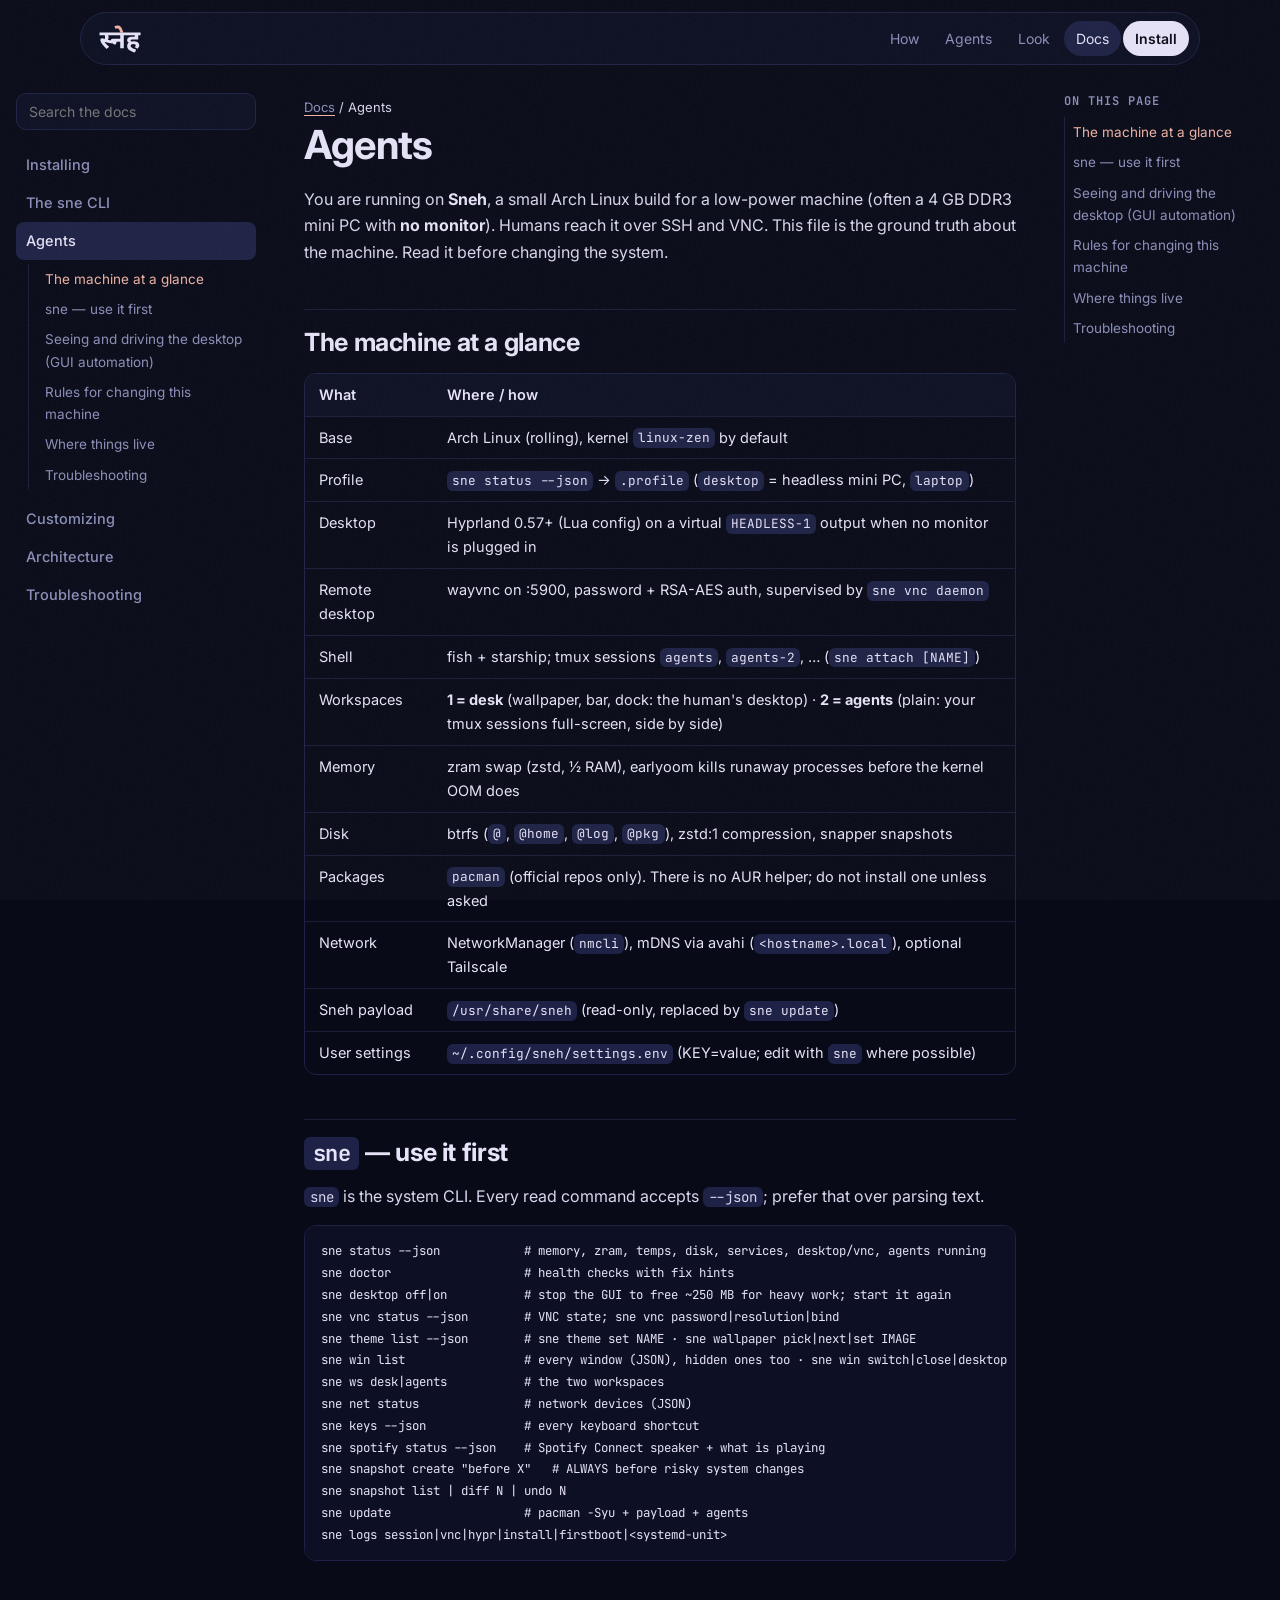
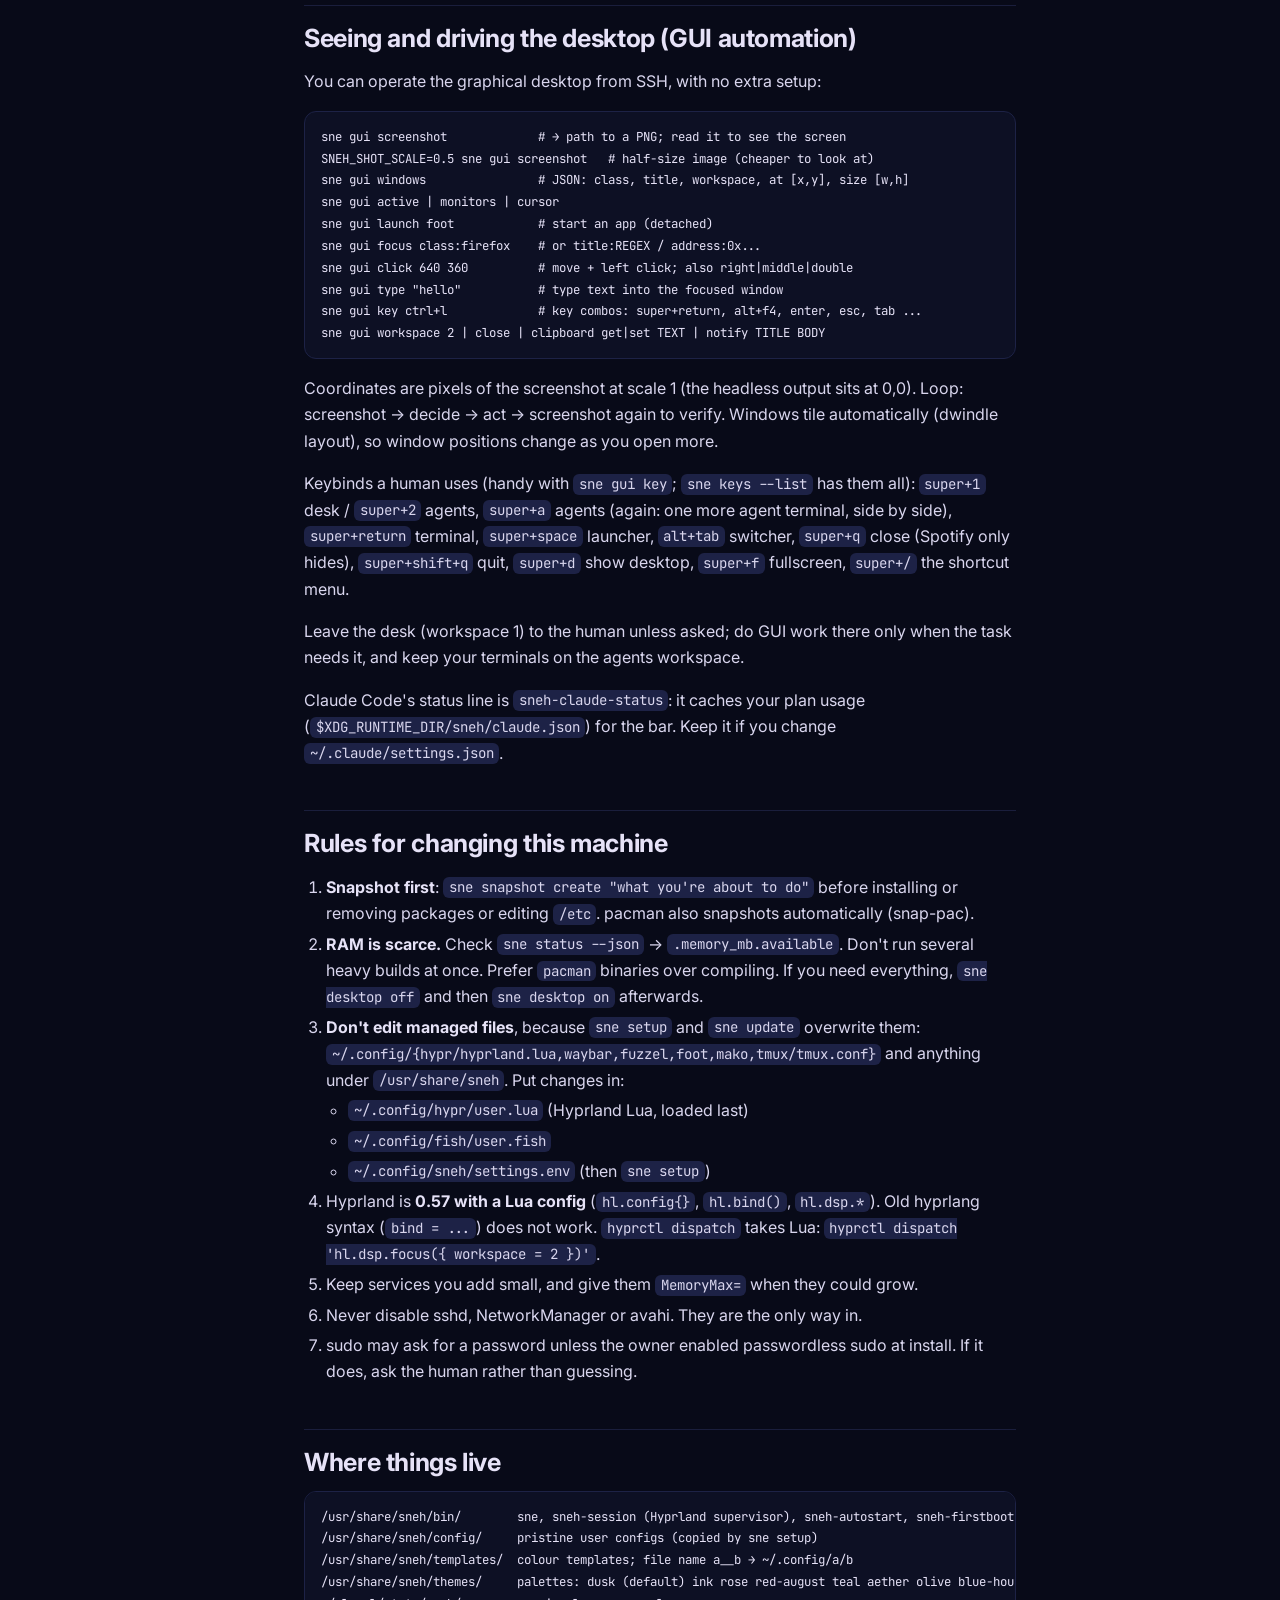
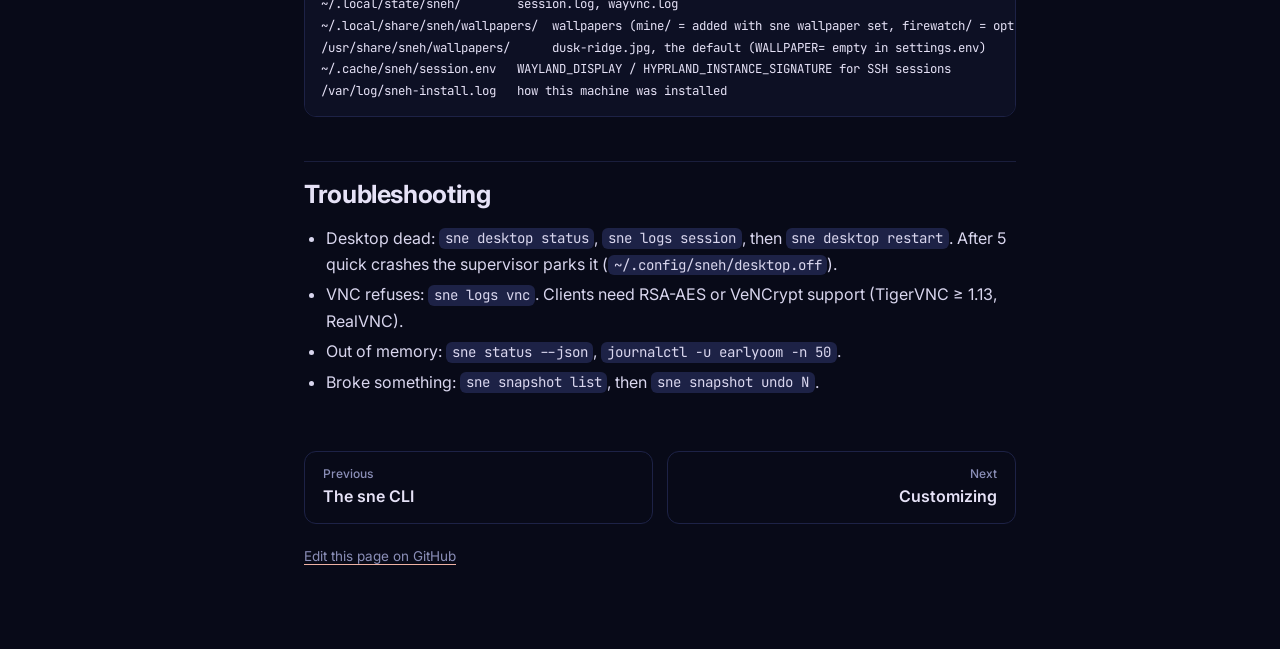
<file: website/docs/agents.html>
<!doctype html>
<html lang="en">
<head>
<meta charset="utf-8">
<meta name="viewport" content="width=device-width, initial-scale=1">
<title>Agents · Sneh docs</title>
<link rel="icon" href="../assets/sneh-icon.svg" type="image/svg+xml">
<meta name="theme-color" content="#080a18">
<!-- link previews (Discord, WhatsApp, ...); %SITE_URL% is filled in by the Pages workflow -->
<meta property="og:type" content="website">
<meta property="og:site_name" content="Sneh">
<meta property="og:title" content="Agents · Sneh docs">
<meta property="og:description" content="Sneh documentation: affection for old machines.">
<meta property="og:url" content="%SITE_URL%/docs/agents.html">
<meta property="og:image" content="%SITE_URL%/assets/og.png">
<meta property="og:image:width" content="1200">
<meta property="og:image:height" content="630">
<meta property="og:image:alt" content="स्नेह, affection for old machines">
<meta name="twitter:card" content="summary_large_image">
<link rel="preconnect" href="https://fonts.googleapis.com">
<link rel="preconnect" href="https://fonts.gstatic.com" crossorigin>
<link href="https://fonts.googleapis.com/css2?family=Inter:wght@400;500;600;700&family=JetBrains+Mono:wght@400;500&family=Noto+Sans+Devanagari:wght@500;700&display=swap" rel="stylesheet">
<link rel="stylesheet" href="../style.css">
</head>
<body class="docs-page">
<!-- generated by website/build-docs.py from docs/agents.md; edit the Markdown, not this file -->
<header class="nav">
  <a class="brand" href="../index.html" aria-label="स्नेह home"><svg class="mark" viewBox="-20 -916 1651 1099" aria-hidden="true" fill="currentColor"><path d="M277 23Q195 -59 141.5 -124Q88 -189 63 -233Q47 -261 40 -283.5Q33 -306 33 -325Q33 -357 52 -376.5Q71 -396 108 -396Q146 -396 175.5 -372.5Q205 -349 234 -316L152 -329Q188 -350 202.5 -378Q217 -406 217 -444Q217 -474 209 -500Q201 -526 187 -543L257 -510H0V-622H525V-510H308L331 -541Q343 -516 349.5 -489.5Q356 -463 356 -429Q356 -389 342.5 -358Q329 -327 307 -304L294 -289Q276 -269 252 -254Q228 -239 197 -227V-244Q222 -215 251 -184.5Q280 -154 313 -123Q346 -92 380 -61ZM441 -204Q392 -204 339 -217Q286 -230 236 -260L283 -345Q323 -329 357 -322.5Q391 -316 430 -316Q459 -316 487 -318.5Q515 -321 544 -325L549 -218Q524 -210 497.5 -207Q471 -204 441 -204ZM415 -622H1045V-510H953V0H813V-261H665V-239Q665 -195 647 -174Q629 -153 595 -153Q570 -153 544 -167.5Q518 -182 495.5 -205.5Q473 -229 459.5 -256.5Q446 -284 446 -308Q446 -337 462 -355Q478 -373 524 -373H813V-510H415ZM1171 -195Q1126 -226 1105 -258.5Q1084 -291 1084 -327Q1084 -388 1129 -420Q1174 -452 1258 -452H1381V-510H1030V-622H1611V-510H1519V-345H1279Q1249 -345 1235 -335Q1221 -325 1221 -306Q1221 -290 1233 -276Q1245 -262 1268 -249ZM1376 -51Q1398 -65 1410 -81.5Q1422 -98 1422 -116Q1422 -139 1401.5 -154.5Q1381 -170 1335 -170Q1281 -170 1252.5 -149.5Q1224 -129 1224 -93Q1224 -63 1247 -39Q1270 -15 1319 7Q1368 29 1443 54L1385 163Q1283 133 1216.5 96Q1150 59 1117.5 12.5Q1085 -34 1085 -91Q1085 -157 1119.5 -198Q1154 -239 1212 -258.5Q1270 -278 1342 -278Q1419 -278 1467 -256Q1515 -234 1537.5 -198.5Q1560 -163 1560 -121Q1560 -82 1543.5 -49Q1527 -16 1490 15Z"/><path fill="var(--accent)" d="M818 -615Q801 -667 787.5 -700Q774 -733 760.5 -751Q747 -769 731 -775.5Q715 -782 694 -782Q676 -782 656.5 -778Q637 -774 620 -767L585 -876Q612 -886 641.5 -891Q671 -896 700 -896Q746 -896 779.5 -883Q813 -870 839 -838.5Q865 -807 888.5 -752.5Q912 -698 938 -615Z"/></svg></a>
  <nav>
    <button class="menu-btn" type="button" aria-controls="docs-side" aria-expanded="false">Menu</button>
    <a href="../index.html#how">How</a>
    <a href="../index.html#agents">Agents</a>
    <a href="../index.html#look">Look</a>
    <a href="index.html" class="active">Docs</a>
    <a href="../index.html#install" class="nav-cta">Install</a>
  </nav>
</header>
<div class="docs">
  <aside class="docs-side" id="docs-side">
    <input type="search" id="docs-q" placeholder="Search the docs" aria-label="Search the docs" autocomplete="off">
    <ul class="docs-results" id="docs-results" hidden></ul>
    <nav class="docs-nav" aria-label="Docs pages"><a href="installing.html">Installing</a><a href="sne.html">The sne CLI</a><a class="current" href="agents.html" aria-current="page">Agents</a><ul><li class="l2"><a href="#the-machine-at-a-glance">The machine at a glance</a></li><li class="l2"><a href="#sne-use-it-first">sne — use it first</a></li><li class="l2"><a href="#seeing-and-driving-the-desktop-gui-automation">Seeing and driving the desktop (GUI automation)</a></li><li class="l2"><a href="#rules-for-changing-this-machine">Rules for changing this machine</a></li><li class="l2"><a href="#where-things-live">Where things live</a></li><li class="l2"><a href="#troubleshooting">Troubleshooting</a></li></ul><a href="customizing.html">Customizing</a><a href="architecture.html">Architecture</a><a href="troubleshooting.html">Troubleshooting</a></nav>
  </aside>
  <article class="docs-body" id="top">
    <p class="crumbs"><a href="index.html">Docs</a> / Agents</p>
    <h1>Agents</h1>
<p>You are running on <strong>Sneh</strong>, a small Arch Linux build for a low-power machine
(often a 4 GB DDR3 mini PC with <strong>no monitor</strong>). Humans reach it over SSH and VNC.
This file is the ground truth about the machine. Read it before changing the system.</p>

<h2 id="the-machine-at-a-glance"><a class="anchor" href="#the-machine-at-a-glance" aria-label="Link to this section">#</a>The machine at a glance</h2>
<div class="table-wrap"><table>
<thead>
<tr>
<th>What</th>
<th>Where / how</th>
</tr>
</thead>
<tbody>
<tr>
<td>Base</td>
<td>Arch Linux (rolling), kernel <code>linux-zen</code> by default</td>
</tr>
<tr>
<td>Profile</td>
<td><code>sne status --json</code> → <code>.profile</code> (<code>desktop</code> = headless mini PC, <code>laptop</code>)</td>
</tr>
<tr>
<td>Desktop</td>
<td>Hyprland 0.57+ (Lua config) on a virtual <code>HEADLESS-1</code> output when no monitor is plugged in</td>
</tr>
<tr>
<td>Remote desktop</td>
<td>wayvnc on :5900, password + RSA-AES auth, supervised by <code>sne vnc daemon</code></td>
</tr>
<tr>
<td>Shell</td>
<td>fish + starship; tmux sessions <code>agents</code>, <code>agents-2</code>, … (<code>sne attach [NAME]</code>)</td>
</tr>
<tr>
<td>Workspaces</td>
<td><strong>1 = desk</strong> (wallpaper, bar, dock: the human's desktop) · <strong>2 = agents</strong> (plain: your tmux sessions full-screen, side by side)</td>
</tr>
<tr>
<td>Memory</td>
<td>zram swap (zstd, ½ RAM), earlyoom kills runaway processes before the kernel OOM does</td>
</tr>
<tr>
<td>Disk</td>
<td>btrfs (<code>@</code>, <code>@home</code>, <code>@log</code>, <code>@pkg</code>), zstd:1 compression, snapper snapshots</td>
</tr>
<tr>
<td>Packages</td>
<td><code>pacman</code> (official repos only). There is no AUR helper; do not install one unless asked</td>
</tr>
<tr>
<td>Network</td>
<td>NetworkManager (<code>nmcli</code>), mDNS via avahi (<code>&lt;hostname&gt;.local</code>), optional Tailscale</td>
</tr>
<tr>
<td>Sneh payload</td>
<td><code>/usr/share/sneh</code> (read-only, replaced by <code>sne update</code>)</td>
</tr>
<tr>
<td>User settings</td>
<td><code>~/.config/sneh/settings.env</code> (KEY=value; edit with <code>sne</code> where possible)</td>
</tr>
</tbody>
</table></div>

<h2 id="sne-use-it-first"><a class="anchor" href="#sne-use-it-first" aria-label="Link to this section">#</a><code>sne</code> — use it first</h2>
<p><code>sne</code> is the system CLI. Every read command accepts <code>--json</code>; prefer that over parsing text.</p>
<pre><code class="language-sh">sne status --json            # memory, zram, temps, disk, services, desktop/vnc, agents running
sne doctor                   # health checks with fix hints
sne desktop off|on           # stop the GUI to free ~250 MB for heavy work; start it again
sne vnc status --json        # VNC state; sne vnc password|resolution|bind
sne theme list --json        # sne theme set NAME · sne wallpaper pick|next|set IMAGE
sne win list                 # every window (JSON), hidden ones too · sne win switch|close|desktop
sne ws desk|agents           # the two workspaces
sne net status               # network devices (JSON)
sne keys --json              # every keyboard shortcut
sne spotify status --json    # Spotify Connect speaker + what is playing
sne snapshot create &quot;before X&quot;   # ALWAYS before risky system changes
sne snapshot list | diff N | undo N
sne update                   # pacman -Syu + payload + agents
sne logs session|vnc|hypr|install|firstboot|&lt;systemd-unit&gt;
</code></pre>

<h2 id="seeing-and-driving-the-desktop-gui-automation"><a class="anchor" href="#seeing-and-driving-the-desktop-gui-automation" aria-label="Link to this section">#</a>Seeing and driving the desktop (GUI automation)</h2>
<p>You can operate the graphical desktop from SSH, with no extra setup:</p>
<pre><code class="language-sh">sne gui screenshot             # → path to a PNG; read it to see the screen
SNEH_SHOT_SCALE=0.5 sne gui screenshot   # half-size image (cheaper to look at)
sne gui windows                # JSON: class, title, workspace, at [x,y], size [w,h]
sne gui active | monitors | cursor
sne gui launch foot            # start an app (detached)
sne gui focus class:firefox    # or title:REGEX / address:0x...
sne gui click 640 360          # move + left click; also right|middle|double
sne gui type &quot;hello&quot;           # type text into the focused window
sne gui key ctrl+l             # key combos: super+return, alt+f4, enter, esc, tab ...
sne gui workspace 2 | close | clipboard get|set TEXT | notify TITLE BODY
</code></pre>
<p>Coordinates are pixels of the screenshot at scale 1 (the headless output sits at 0,0).
Loop: screenshot → decide → act → screenshot again to verify. Windows tile
automatically (dwindle layout), so window positions change as you open more.</p>
<p>Keybinds a human uses (handy with <code>sne gui key</code>; <code>sne keys --list</code> has them all):
<code>super+1</code> desk / <code>super+2</code> agents, <code>super+a</code> agents (again: one more agent
terminal, side by side), <code>super+return</code> terminal, <code>super+space</code> launcher,
<code>alt+tab</code> switcher, <code>super+q</code> close (Spotify only hides), <code>super+shift+q</code> quit,
<code>super+d</code> show desktop, <code>super+f</code> fullscreen, <code>super+/</code> the shortcut menu.</p>
<p>Leave the desk (workspace 1) to the human unless asked; do GUI work there only
when the task needs it, and keep your terminals on the agents workspace.</p>
<p>Claude Code's status line is <code>sneh-claude-status</code>: it caches your plan usage
(<code>$XDG_RUNTIME_DIR/sneh/claude.json</code>) for the bar. Keep it if you change
<code>~/.claude/settings.json</code>.</p>

<h2 id="rules-for-changing-this-machine"><a class="anchor" href="#rules-for-changing-this-machine" aria-label="Link to this section">#</a>Rules for changing this machine</h2>
<ol>
<li><strong>Snapshot first</strong>: <code>sne snapshot create &quot;what you're about to do&quot;</code> before
installing or removing packages or editing <code>/etc</code>. pacman also snapshots
automatically (snap-pac).</li>
<li><strong>RAM is scarce.</strong> Check <code>sne status --json</code> → <code>.memory_mb.available</code>. Don't run
several heavy builds at once. Prefer <code>pacman</code> binaries over compiling.
If you need everything, <code>sne desktop off</code> and then <code>sne desktop on</code> afterwards.</li>
<li><strong>Don't edit managed files</strong>, because <code>sne setup</code> and <code>sne update</code> overwrite them:
<code>~/.config/{hypr/hyprland.lua,waybar,fuzzel,foot,mako,tmux/tmux.conf}</code> and
anything under <code>/usr/share/sneh</code>. Put changes in:
<ul>
<li><code>~/.config/hypr/user.lua</code> (Hyprland Lua, loaded last)</li>
<li><code>~/.config/fish/user.fish</code></li>
<li><code>~/.config/sneh/settings.env</code> (then <code>sne setup</code>)</li>
</ul>
</li>
<li>Hyprland is <strong>0.57 with a Lua config</strong> (<code>hl.config{}</code>, <code>hl.bind()</code>,
<code>hl.dsp.*</code>). Old hyprlang syntax (<code>bind = ...</code>) does not work.
<code>hyprctl dispatch</code> takes Lua: <code>hyprctl dispatch 'hl.dsp.focus({ workspace = 2 })'</code>.</li>
<li>Keep services you add small, and give them <code>MemoryMax=</code> when they could grow.</li>
<li>Never disable sshd, NetworkManager or avahi. They are the only way in.</li>
<li>sudo may ask for a password unless the owner enabled passwordless sudo at
install. If it does, ask the human rather than guessing.</li>
</ol>

<h2 id="where-things-live"><a class="anchor" href="#where-things-live" aria-label="Link to this section">#</a>Where things live</h2>
<pre><code>/usr/share/sneh/bin/        sne, sneh-session (Hyprland supervisor), sneh-autostart, sneh-firstboot
/usr/share/sneh/config/     pristine user configs (copied by sne setup)
/usr/share/sneh/templates/  colour templates; file name a__b → ~/.config/a/b
/usr/share/sneh/themes/     palettes: dusk (default) ink rose red-august teal aether olive blue-hour
~/.local/state/sneh/        session.log, wayvnc.log
~/.local/share/sneh/wallpapers/  wallpapers (mine/ = added with sne wallpaper set, firewatch/ = optional set)
/usr/share/sneh/wallpapers/      dusk-ridge.jpg, the default (WALLPAPER= empty in settings.env)
~/.cache/sneh/session.env   WAYLAND_DISPLAY / HYPRLAND_INSTANCE_SIGNATURE for SSH sessions
/var/log/sneh-install.log   how this machine was installed
</code></pre>

<h2 id="troubleshooting"><a class="anchor" href="#troubleshooting" aria-label="Link to this section">#</a>Troubleshooting</h2>
<ul>
<li>Desktop dead: <code>sne desktop status</code>, <code>sne logs session</code>, then <code>sne desktop restart</code>.
After 5 quick crashes the supervisor parks it (<code>~/.config/sneh/desktop.off</code>).</li>
<li>VNC refuses: <code>sne logs vnc</code>. Clients need RSA-AES or VeNCrypt support (TigerVNC ≥ 1.13, RealVNC).</li>
<li>Out of memory: <code>sne status --json</code>, <code>journalctl -u earlyoom -n 50</code>.</li>
<li>Broke something: <code>sne snapshot list</code>, then <code>sne snapshot undo N</code>.</li>
</ul>

    <nav class="pager"><a class="prev" href="sne.html"><span>Previous</span>The sne CLI</a><a class="next" href="customizing.html"><span>Next</span>Customizing</a></nav>
    <a class="edit" href="https://github.com/ogshrug/sneh-os/edit/main/docs/agents.md">Edit this page on GitHub</a>
  </article>
  <aside class="docs-toc"><p>On this page</p><ul><li class="l2"><a href="#the-machine-at-a-glance">The machine at a glance</a></li><li class="l2"><a href="#sne-use-it-first">sne — use it first</a></li><li class="l2"><a href="#seeing-and-driving-the-desktop-gui-automation">Seeing and driving the desktop (GUI automation)</a></li><li class="l2"><a href="#rules-for-changing-this-machine">Rules for changing this machine</a></li><li class="l2"><a href="#where-things-live">Where things live</a></li><li class="l2"><a href="#troubleshooting">Troubleshooting</a></li></ul></aside>
</div>
<script>
const INDEX = [{"f":"installing.html","n":"Installing","e":[{"t":"Installing","a":"top"},{"t":"What you need","a":"what-you-need"},{"t":"Choose an edition and an install mode","a":"choose-an-edition-and-an-install-mode"},{"t":"Screen","a":"choose-an-edition-and-an-install-mode"},{"t":"Audio, Bluetooth, battery","a":"choose-an-edition-and-an-install-mode"},{"t":"Sleeps / locks","a":"choose-an-edition-and-an-install-mode"},{"t":"VNC","a":"choose-an-edition-and-an-install-mode"},{"t":"Xwayland (X11 apps)","a":"choose-an-edition-and-an-install-mode"},{"t":"net","a":"choose-an-edition-and-an-install-mode"},{"t":"full","a":"choose-an-edition-and-an-install-mode"},{"t":"Choose an install style","a":"choose-an-install-style"},{"t":"Who answers the questions","a":"choose-an-install-style"},{"t":"Screen and keyboard on the target","a":"choose-an-install-style"},{"t":"Best for","a":"choose-an-install-style"},{"t":"Stick size","a":"choose-an-install-style"},{"t":"The graphical installer","a":"the-graphical-installer"},{"t":"Flash on Windows","a":"flash-on-windows"},{"t":"First boot of the stick","a":"first-boot-of-the-stick"},{"t":"Disk safety","a":"disk-safety"},{"t":"After the install","a":"after-the-install"},{"t":"Connect","a":"connect"},{"t":"Flash on Linux","a":"flash-on-linux"}]},{"f":"sne.html","n":"The sne CLI","e":[{"t":"The sne CLI","a":"top"},{"t":"Status and health","a":"status-and-health"},{"t":"sne status [--json]","a":"status-and-health"},{"t":"sne doctor","a":"status-and-health"},{"t":"sne logs session|vnc|hypr|install|firstboot|<unit> [N]","a":"status-and-health"},{"t":"sne version","a":"status-and-health"},{"t":"Desktop and remote access","a":"desktop-and-remote-access"},{"t":"sne desktop status|on|off|restart","a":"desktop-and-remote-access"},{"t":"sne vnc status|on|off|restart","a":"desktop-and-remote-access"},{"t":"sne vnc password [PW]","a":"desktop-and-remote-access"},{"t":"sne vnc resolution 1920x1080","a":"desktop-and-remote-access"},{"t":"sne vnc bind lan|localhost|tailscale","a":"desktop-and-remote-access"},{"t":"sne perf vnc|normal|status","a":"desktop-and-remote-access"},{"t":"sne net [status]","a":"desktop-and-remote-access"},{"t":"GUI automation","a":"gui-automation"},{"t":"sne gui screenshot [FILE]","a":"gui-automation"},{"t":"sne gui monitors|windows|active|cursor","a":"gui-automation"},{"t":"sne gui launch CMD [ARGS]","a":"gui-automation"},{"t":"sne gui focus class:REGEX","a":"gui-automation"},{"t":"sne gui move X Y","a":"gui-automation"},{"t":"sne gui click [X Y] [left|right|middle|double]","a":"gui-automation"},{"t":"sne gui scroll [N]","a":"gui-automation"},{"t":"sne gui type TEXT","a":"gui-automation"},{"t":"sne gui key COMBO","a":"gui-automation"},{"t":"sne gui workspace N, sne gui close","a":"gui-automation"},{"t":"sne gui clipboard get|set TEXT, sne gui notify TITLE [BODY]","a":"gui-automation"},{"t":"Look","a":"look"},{"t":"sne theme list|current|set NAME","a":"look"},{"t":"sne wallpaper pick","a":"look"},{"t":"sne wallpaper next|prev","a":"look"},{"t":"sne wallpaper fetch|unfetch","a":"look"},{"t":"sne wallpaper set IMAGE","a":"look"},{"t":"sne wallpaper list [--json]","a":"look"},{"t":"sne wallpaper clock on|off","a":"look"},{"t":"sne wallpaper reset","a":"look"},{"t":"sne fonts [ZIP]","a":"look"},{"t":"Windows, workspaces and apps","a":"windows-workspaces-and-apps"},{"t":"sne keys [--list]","a":"windows-workspaces-and-apps"},{"t":"sne win switch|close|quit|desktop|list","a":"windows-workspaces-and-apps"},{"t":"sne ws desk|agents|agent|sync","a":"windows-workspaces-and-apps"},{"t":"sne app spotify|files","a":"windows-workspaces-and-apps"},{"t":"sne apps list|add NAME|remove NAME","a":"windows-workspaces-and-apps"},{"t":"sne spotify on|off|status","a":"windows-workspaces-and-apps"},{"t":"Maintenance","a":"maintenance"},{"t":"sne update","a":"maintenance"},{"t":"sne setup","a":"maintenance"},{"t":"sne fix fuzzel","a":"maintenance"},{"t":"sne snapshot list|create [DESC]|diff N|undo N","a":"maintenance"},{"t":"sne agents status|link|install-opencode","a":"maintenance"},{"t":"sne attach [NAME]","a":"maintenance"},{"t":"Settings file","a":"settings-file"},{"t":"PROFILE","a":"settings-file"},{"t":"THEME","a":"settings-file"},{"t":"ANIMATIONS","a":"settings-file"},{"t":"XWAYLAND","a":"settings-file"},{"t":"VNCENABLED","a":"settings-file"},{"t":"VNCRESOLUTION","a":"settings-file"},{"t":"VNCBIND","a":"settings-file"},{"t":"XKBLAYOUT","a":"settings-file"},{"t":"AGENTS","a":"settings-file"},{"t":"LOCKONLOGIN","a":"settings-file"},{"t":"REPOURL","a":"settings-file"},{"t":"WALLPAPER","a":"settings-file"},{"t":"FIREWATCH","a":"settings-file"},{"t":"CLOCK","a":"settings-file"},{"t":"APPS","a":"settings-file"},{"t":"SPOTIFY","a":"settings-file"},{"t":"KEEPALIVE","a":"settings-file"},{"t":"WEATHERLOCATION","a":"settings-file"}]},{"f":"agents.html","n":"Agents","e":[{"t":"Agents","a":"top"},{"t":"The machine at a glance","a":"the-machine-at-a-glance"},{"t":"Base","a":"the-machine-at-a-glance"},{"t":"Profile","a":"the-machine-at-a-glance"},{"t":"Desktop","a":"the-machine-at-a-glance"},{"t":"Remote desktop","a":"the-machine-at-a-glance"},{"t":"Shell","a":"the-machine-at-a-glance"},{"t":"Workspaces","a":"the-machine-at-a-glance"},{"t":"Memory","a":"the-machine-at-a-glance"},{"t":"Disk","a":"the-machine-at-a-glance"},{"t":"Packages","a":"the-machine-at-a-glance"},{"t":"Network","a":"the-machine-at-a-glance"},{"t":"Sneh payload","a":"the-machine-at-a-glance"},{"t":"User settings","a":"the-machine-at-a-glance"},{"t":"sne — use it first","a":"sne-use-it-first"},{"t":"Seeing and driving the desktop (GUI automation)","a":"seeing-and-driving-the-desktop-gui-automation"},{"t":"Rules for changing this machine","a":"rules-for-changing-this-machine"},{"t":"Where things live","a":"where-things-live"},{"t":"Troubleshooting","a":"troubleshooting"}]},{"f":"customizing.html","n":"Customizing","e":[{"t":"Customizing","a":"top"},{"t":"Hyprland examples (user.lua)","a":"hyprland-examples-userlua"},{"t":"Making a theme","a":"making-a-theme"},{"t":"Packages","a":"packages"}]},{"f":"architecture.html","n":"Architecture","e":[{"t":"Architecture","a":"top"},{"t":"The stick","a":"the-stick"},{"t":"Installer stages (installer/)","a":"installer-stages-installer"},{"t":"install.sh","a":"installer-stages-installer"},{"t":"lib/common.sh","a":"installer-stages-installer"},{"t":"lib/gui.sh","a":"installer-stages-installer"},{"t":"lib/net.sh","a":"installer-stages-installer"},{"t":"lib/disk.sh","a":"installer-stages-installer"},{"t":"lib/base.sh","a":"installer-stages-installer"},{"t":"lib/chroot.sh","a":"installer-stages-installer"},{"t":"lib/finish.sh","a":"installer-stages-installer"},{"t":"Offline (full) mode","a":"offline-full-mode"},{"t":"The running system","a":"the-running-system"},{"t":"Workspaces","a":"workspaces"},{"t":"The depth-clock wallpaper","a":"the-depth-clock-wallpaper"},{"t":"The bar's data","a":"the-bars-data"},{"t":"Why these choices","a":"why-these-choices"}]},{"f":"troubleshooting.html","n":"Troubleshooting","e":[{"t":"Troubleshooting","a":"top"},{"t":"During the install","a":"during-the-install"},{"t":"The stick doesn't boot","a":"during-the-install"},{"t":"ssh root@<host>-install.local doesn't resolve","a":"during-the-install"},{"t":"The install stopped","a":"during-the-install"},{"t":"\"several internal disks found\"","a":"during-the-install"},{"t":"\"no internet after 90s\"","a":"during-the-install"},{"t":"\"pacstrap failed 3 times\"","a":"during-the-install"},{"t":"After the install","a":"after-the-install"},{"t":"Can't find <host>.local","a":"after-the-install"},{"t":"VNC says authentication failed or isn't supported","a":"after-the-install"},{"t":"VNC shows a black screen or the connection is refused","a":"after-the-install"},{"t":"The headless mini PC's desktop won't start at all","a":"after-the-install"},{"t":"Claude Code / opencode crash with \"SSE4.2\"","a":"after-the-install"},{"t":"Claude Code missing after a full (offline) install","a":"after-the-install"},{"t":"The wallpaper is the plain theme one, not dusk ridge","a":"after-the-install"},{"t":"No Firewatch wallpapers","a":"after-the-install"},{"t":"The mouse wheel doesn't scroll menus (keys, network, ALT+TAB, wallpapers)","a":"after-the-install"},{"t":"The wallpaper doesn't change / the clock stopped","a":"after-the-install"},{"t":"The bar or dock is missing on the desk (or showing on agents)","a":"after-the-install"},{"t":"The bar says \"Claude\" without a percentage","a":"after-the-install"},{"t":"Spotify: no sound","a":"after-the-install"},{"t":"Out of memory","a":"after-the-install"},{"t":"Something broke after a change","a":"after-the-install"},{"t":"Rescue","a":"rescue"}]}];

// search: page titles, section headings and the first column of tables
const q = document.getElementById('docs-q'), res = document.getElementById('docs-results'), nav = document.querySelector('.docs-nav');
q.addEventListener('input', () => {
  const s = q.value.trim().toLowerCase();
  if (!s) { res.hidden = true; nav.hidden = false; return; }
  const hits = [];
  for (const p of INDEX) for (const e of p.e) if (e.t.toLowerCase().includes(s)) hits.push([p, e]);
  res.innerHTML = hits.slice(0, 40).map(([p, e]) =>
    `<li><a href="${p.f}#${e.a}"><b>${e.t.replace(/[&<>]/g, c => ({'&':'&amp;','<':'&lt;','>':'&gt;'}[c]))}</b><span>${p.n}</span></a></li>`).join('')
    || '<li class="none">No matches</li>';
  res.hidden = false; nav.hidden = true;
});
q.addEventListener('keydown', e => { if (e.key === 'Enter') { const a = res.querySelector('a'); if (a) location.href = a.href; } });
document.addEventListener('keydown', e => { if (e.key === '/' && document.activeElement !== q) { e.preventDefault(); q.focus(); } });
// "On this page": highlight the section in view
const links = [...document.querySelectorAll('.docs-toc a, .docs-nav .current + ul a')];
const heads = [...document.querySelectorAll('.docs-body h2[id], .docs-body h3[id]')];
const spy = () => {
  let id = heads.length ? heads[0].id : '';
  for (const h of heads) if (h.getBoundingClientRect().top < 120) id = h.id;
  links.forEach(a => a.classList.toggle('on', a.getAttribute('href') === '#' + id));
};
addEventListener('scroll', spy, { passive: true }); spy();
// copy buttons on code blocks
document.querySelectorAll('.docs-body pre').forEach(pre => {
  const b = document.createElement('button'); b.className = 'copy'; b.type = 'button'; b.textContent = 'Copy';
  b.addEventListener('click', () => navigator.clipboard.writeText(pre.innerText.replace(/Copy$/, '').trim())
    .then(() => { b.textContent = 'Copied'; setTimeout(() => b.textContent = 'Copy', 1200); }));
  pre.appendChild(b);
});
// small screens: the sidebar opens from the Menu button
const mb = document.querySelector('.menu-btn'), side = document.getElementById('docs-side');
mb.addEventListener('click', () => { const o = side.classList.toggle('open'); mb.setAttribute('aria-expanded', o); });
side.addEventListener('click', e => { if (e.target.closest('a')) { side.classList.remove('open'); mb.setAttribute('aria-expanded', false); } });

</script>
</body>
</html>
</file>
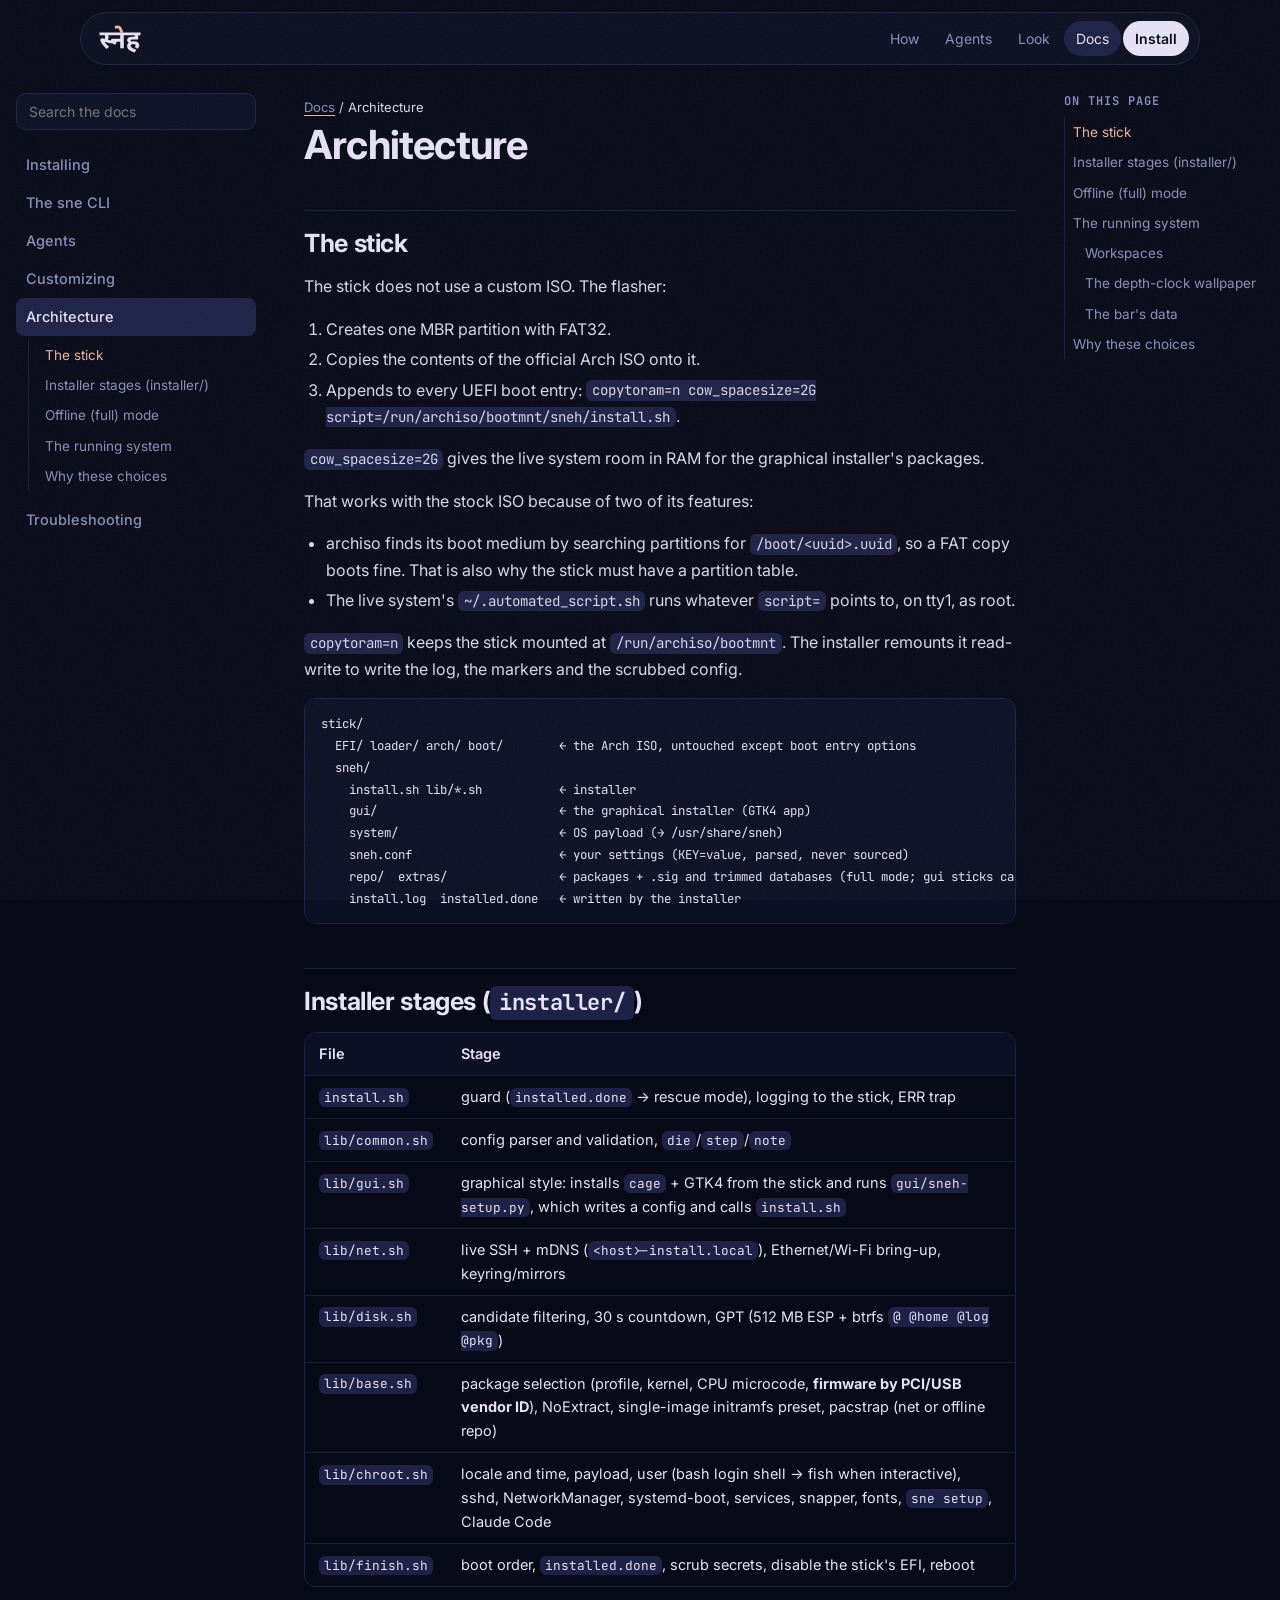
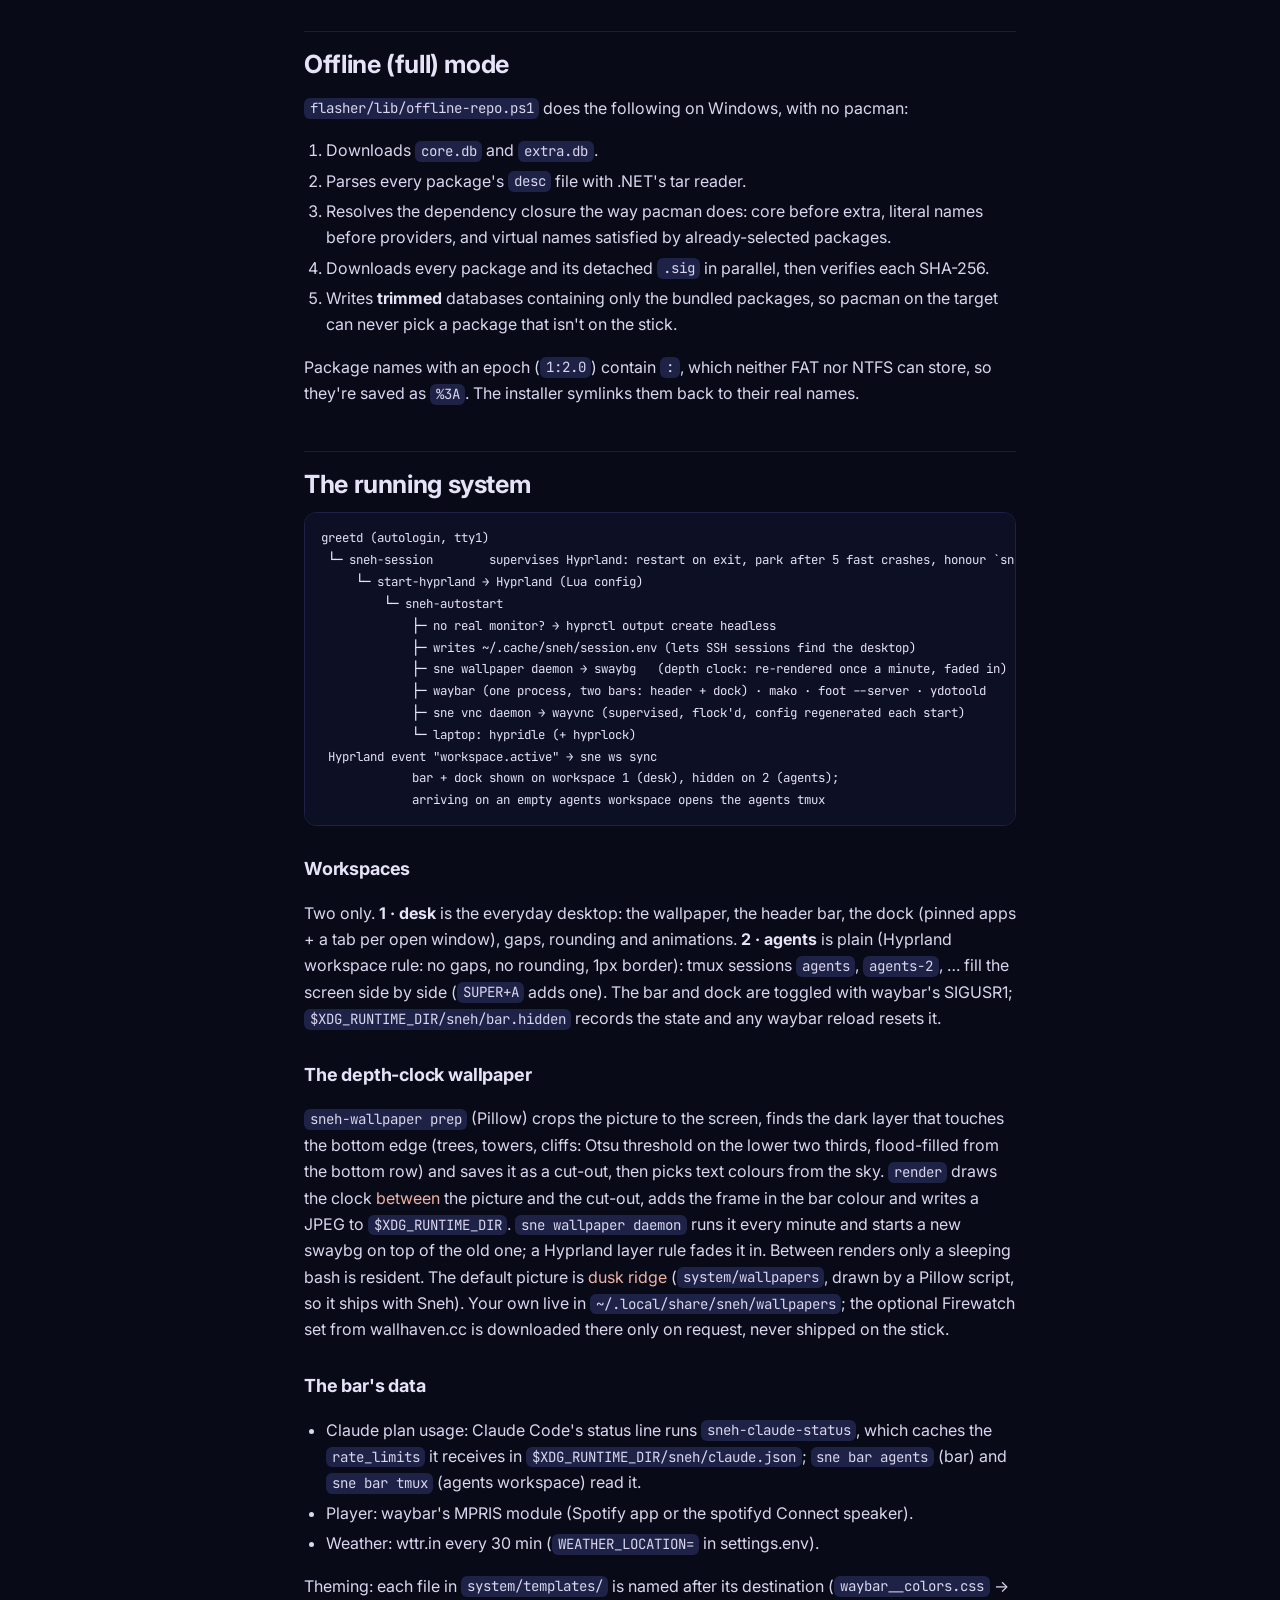
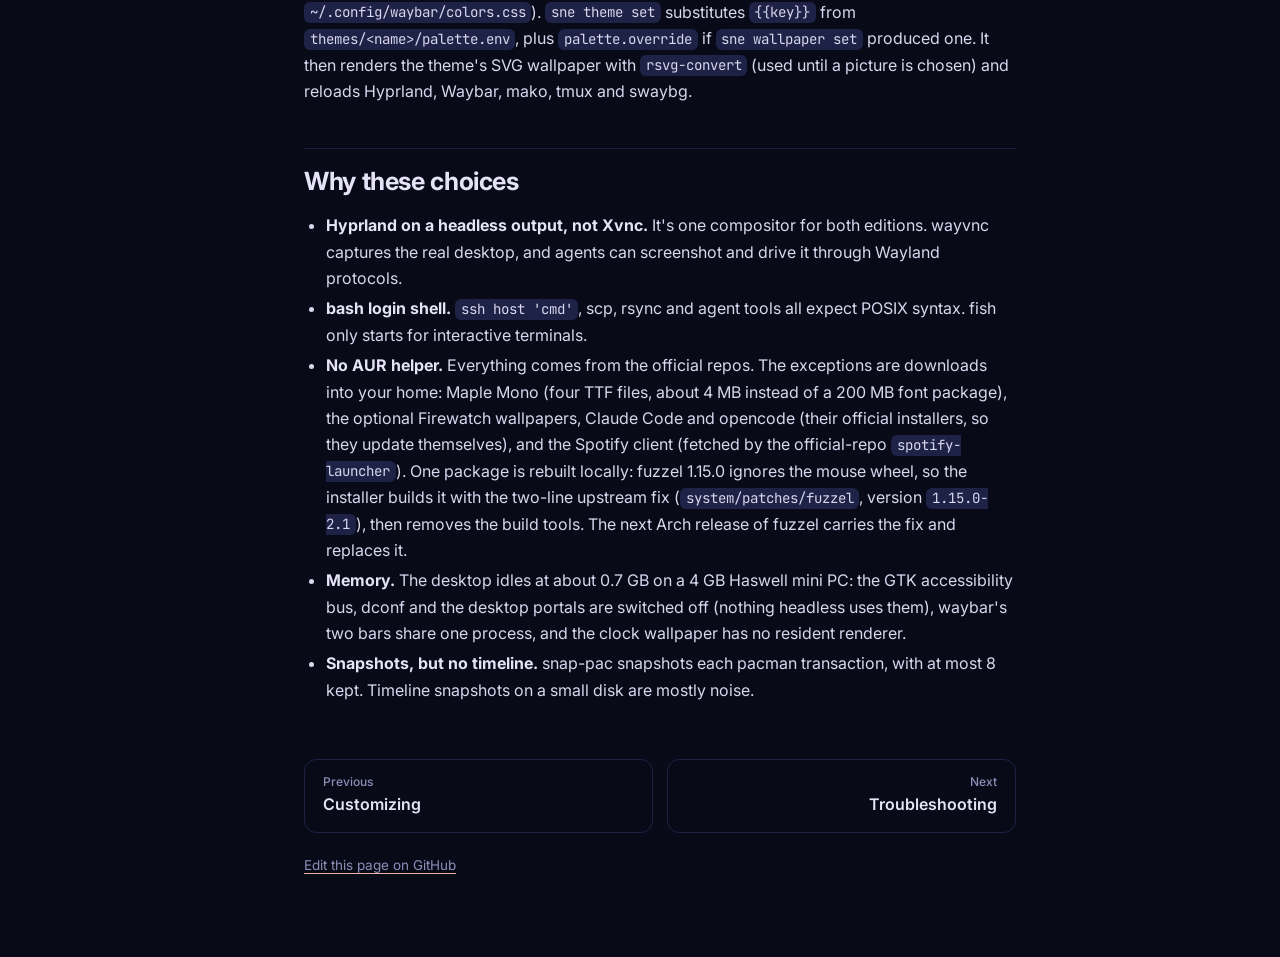
<file: website/docs/architecture.html>
<!doctype html>
<html lang="en">
<head>
<meta charset="utf-8">
<meta name="viewport" content="width=device-width, initial-scale=1">
<title>Architecture · Sneh docs</title>
<link rel="icon" href="../assets/sneh-icon.svg" type="image/svg+xml">
<meta name="theme-color" content="#080a18">
<!-- link previews (Discord, WhatsApp, ...); %SITE_URL% is filled in by the Pages workflow -->
<meta property="og:type" content="website">
<meta property="og:site_name" content="Sneh">
<meta property="og:title" content="Architecture · Sneh docs">
<meta property="og:description" content="Sneh documentation: affection for old machines.">
<meta property="og:url" content="%SITE_URL%/docs/architecture.html">
<meta property="og:image" content="%SITE_URL%/assets/og.png">
<meta property="og:image:width" content="1200">
<meta property="og:image:height" content="630">
<meta property="og:image:alt" content="स्नेह, affection for old machines">
<meta name="twitter:card" content="summary_large_image">
<link rel="preconnect" href="https://fonts.googleapis.com">
<link rel="preconnect" href="https://fonts.gstatic.com" crossorigin>
<link href="https://fonts.googleapis.com/css2?family=Inter:wght@400;500;600;700&family=JetBrains+Mono:wght@400;500&family=Noto+Sans+Devanagari:wght@500;700&display=swap" rel="stylesheet">
<link rel="stylesheet" href="../style.css">
</head>
<body class="docs-page">
<!-- generated by website/build-docs.py from docs/architecture.md; edit the Markdown, not this file -->
<header class="nav">
  <a class="brand" href="../index.html" aria-label="स्नेह home"><svg class="mark" viewBox="-20 -916 1651 1099" aria-hidden="true" fill="currentColor"><path d="M277 23Q195 -59 141.5 -124Q88 -189 63 -233Q47 -261 40 -283.5Q33 -306 33 -325Q33 -357 52 -376.5Q71 -396 108 -396Q146 -396 175.5 -372.5Q205 -349 234 -316L152 -329Q188 -350 202.5 -378Q217 -406 217 -444Q217 -474 209 -500Q201 -526 187 -543L257 -510H0V-622H525V-510H308L331 -541Q343 -516 349.5 -489.5Q356 -463 356 -429Q356 -389 342.5 -358Q329 -327 307 -304L294 -289Q276 -269 252 -254Q228 -239 197 -227V-244Q222 -215 251 -184.5Q280 -154 313 -123Q346 -92 380 -61ZM441 -204Q392 -204 339 -217Q286 -230 236 -260L283 -345Q323 -329 357 -322.5Q391 -316 430 -316Q459 -316 487 -318.5Q515 -321 544 -325L549 -218Q524 -210 497.5 -207Q471 -204 441 -204ZM415 -622H1045V-510H953V0H813V-261H665V-239Q665 -195 647 -174Q629 -153 595 -153Q570 -153 544 -167.5Q518 -182 495.5 -205.5Q473 -229 459.5 -256.5Q446 -284 446 -308Q446 -337 462 -355Q478 -373 524 -373H813V-510H415ZM1171 -195Q1126 -226 1105 -258.5Q1084 -291 1084 -327Q1084 -388 1129 -420Q1174 -452 1258 -452H1381V-510H1030V-622H1611V-510H1519V-345H1279Q1249 -345 1235 -335Q1221 -325 1221 -306Q1221 -290 1233 -276Q1245 -262 1268 -249ZM1376 -51Q1398 -65 1410 -81.5Q1422 -98 1422 -116Q1422 -139 1401.5 -154.5Q1381 -170 1335 -170Q1281 -170 1252.5 -149.5Q1224 -129 1224 -93Q1224 -63 1247 -39Q1270 -15 1319 7Q1368 29 1443 54L1385 163Q1283 133 1216.5 96Q1150 59 1117.5 12.5Q1085 -34 1085 -91Q1085 -157 1119.5 -198Q1154 -239 1212 -258.5Q1270 -278 1342 -278Q1419 -278 1467 -256Q1515 -234 1537.5 -198.5Q1560 -163 1560 -121Q1560 -82 1543.5 -49Q1527 -16 1490 15Z"/><path fill="var(--accent)" d="M818 -615Q801 -667 787.5 -700Q774 -733 760.5 -751Q747 -769 731 -775.5Q715 -782 694 -782Q676 -782 656.5 -778Q637 -774 620 -767L585 -876Q612 -886 641.5 -891Q671 -896 700 -896Q746 -896 779.5 -883Q813 -870 839 -838.5Q865 -807 888.5 -752.5Q912 -698 938 -615Z"/></svg></a>
  <nav>
    <button class="menu-btn" type="button" aria-controls="docs-side" aria-expanded="false">Menu</button>
    <a href="../index.html#how">How</a>
    <a href="../index.html#agents">Agents</a>
    <a href="../index.html#look">Look</a>
    <a href="index.html" class="active">Docs</a>
    <a href="../index.html#install" class="nav-cta">Install</a>
  </nav>
</header>
<div class="docs">
  <aside class="docs-side" id="docs-side">
    <input type="search" id="docs-q" placeholder="Search the docs" aria-label="Search the docs" autocomplete="off">
    <ul class="docs-results" id="docs-results" hidden></ul>
    <nav class="docs-nav" aria-label="Docs pages"><a href="installing.html">Installing</a><a href="sne.html">The sne CLI</a><a href="agents.html">Agents</a><a href="customizing.html">Customizing</a><a class="current" href="architecture.html" aria-current="page">Architecture</a><ul><li class="l2"><a href="#the-stick">The stick</a></li><li class="l2"><a href="#installer-stages-installer">Installer stages (installer/)</a></li><li class="l2"><a href="#offline-full-mode">Offline (full) mode</a></li><li class="l2"><a href="#the-running-system">The running system</a></li><li class="l2"><a href="#why-these-choices">Why these choices</a></li></ul><a href="troubleshooting.html">Troubleshooting</a></nav>
  </aside>
  <article class="docs-body" id="top">
    <p class="crumbs"><a href="index.html">Docs</a> / Architecture</p>
    <h1>Architecture</h1>

<h2 id="the-stick"><a class="anchor" href="#the-stick" aria-label="Link to this section">#</a>The stick</h2>
<p>The stick does not use a custom ISO. The flasher:</p>
<ol>
<li>Creates one MBR partition with FAT32.</li>
<li>Copies the contents of the official Arch ISO onto it.</li>
<li>Appends to every UEFI boot entry: <code>copytoram=n cow_spacesize=2G script=/run/archiso/bootmnt/sneh/install.sh</code>.</li>
</ol>
<p><code>cow_spacesize=2G</code> gives the live system room in RAM for the graphical installer's packages.</p>
<p>That works with the stock ISO because of two of its features:</p>
<ul>
<li>archiso finds its boot medium by searching partitions for <code>/boot/&lt;uuid&gt;.uuid</code>, so a FAT copy boots fine. That is also why the stick must have a partition table.</li>
<li>The live system's <code>~/.automated_script.sh</code> runs whatever <code>script=</code> points to, on tty1, as root.</li>
</ul>
<p><code>copytoram=n</code> keeps the stick mounted at <code>/run/archiso/bootmnt</code>. The installer remounts it read-write to write the log, the markers and the scrubbed config.</p>
<pre><code>stick/
  EFI/ loader/ arch/ boot/        ← the Arch ISO, untouched except boot entry options
  sneh/
    install.sh lib/*.sh           ← installer
    gui/                          ← the graphical installer (GTK4 app)
    system/                       ← OS payload (→ /usr/share/sneh)
    sneh.conf                     ← your settings (KEY=value, parsed, never sourced)
    repo/  extras/                ← packages + .sig and trimmed databases (full mode; gui sticks carry the installer's own)
    install.log  installed.done   ← written by the installer
</code></pre>

<h2 id="installer-stages-installer"><a class="anchor" href="#installer-stages-installer" aria-label="Link to this section">#</a>Installer stages (<code>installer/</code>)</h2>
<div class="table-wrap"><table>
<thead>
<tr>
<th>File</th>
<th>Stage</th>
</tr>
</thead>
<tbody>
<tr>
<td><code>install.sh</code></td>
<td>guard (<code>installed.done</code> → rescue mode), logging to the stick, ERR trap</td>
</tr>
<tr>
<td><code>lib/common.sh</code></td>
<td>config parser and validation, <code>die</code>/<code>step</code>/<code>note</code></td>
</tr>
<tr>
<td><code>lib/gui.sh</code></td>
<td>graphical style: installs <code>cage</code> + GTK4 from the stick and runs <code>gui/sneh-setup.py</code>, which writes a config and calls <code>install.sh</code></td>
</tr>
<tr>
<td><code>lib/net.sh</code></td>
<td>live SSH + mDNS (<code>&lt;host&gt;-install.local</code>), Ethernet/Wi-Fi bring-up, keyring/mirrors</td>
</tr>
<tr>
<td><code>lib/disk.sh</code></td>
<td>candidate filtering, 30 s countdown, GPT (512 MB ESP + btrfs <code>@ @home @log @pkg</code>)</td>
</tr>
<tr>
<td><code>lib/base.sh</code></td>
<td>package selection (profile, kernel, CPU microcode, <strong>firmware by PCI/USB vendor ID</strong>), NoExtract, single-image initramfs preset, pacstrap (net or offline repo)</td>
</tr>
<tr>
<td><code>lib/chroot.sh</code></td>
<td>locale and time, payload, user (bash login shell → fish when interactive), sshd, NetworkManager, systemd-boot, services, snapper, fonts, <code>sne setup</code>, Claude Code</td>
</tr>
<tr>
<td><code>lib/finish.sh</code></td>
<td>boot order, <code>installed.done</code>, scrub secrets, disable the stick's EFI, reboot</td>
</tr>
</tbody>
</table></div>

<h2 id="offline-full-mode"><a class="anchor" href="#offline-full-mode" aria-label="Link to this section">#</a>Offline (full) mode</h2>
<p><code>flasher/lib/offline-repo.ps1</code> does the following on Windows, with no pacman:</p>
<ol>
<li>Downloads <code>core.db</code> and <code>extra.db</code>.</li>
<li>Parses every package's <code>desc</code> file with .NET's tar reader.</li>
<li>Resolves the dependency closure the way pacman does: core before extra, literal names before providers, and virtual names satisfied by already-selected packages.</li>
<li>Downloads every package and its detached <code>.sig</code> in parallel, then verifies each SHA-256.</li>
<li>Writes <strong>trimmed</strong> databases containing only the bundled packages, so pacman on the target can never pick a package that isn't on the stick.</li>
</ol>
<p>Package names with an epoch (<code>1:2.0</code>) contain <code>:</code>, which neither FAT nor NTFS can store, so they're saved as <code>%3A</code>. The installer symlinks them back to their real names.</p>

<h2 id="the-running-system"><a class="anchor" href="#the-running-system" aria-label="Link to this section">#</a>The running system</h2>
<pre><code>greetd (autologin, tty1)
 └─ sneh-session        supervises Hyprland: restart on exit, park after 5 fast crashes, honour `sne desktop off`
     └─ start-hyprland → Hyprland (Lua config)
         └─ sneh-autostart
             ├─ no real monitor? → hyprctl output create headless
             ├─ writes ~/.cache/sneh/session.env (lets SSH sessions find the desktop)
             ├─ sne wallpaper daemon → swaybg   (depth clock: re-rendered once a minute, faded in)
             ├─ waybar (one process, two bars: header + dock) · mako · foot --server · ydotoold
             ├─ sne vnc daemon → wayvnc (supervised, flock'd, config regenerated each start)
             └─ laptop: hypridle (+ hyprlock)
 Hyprland event &quot;workspace.active&quot; → sne ws sync
             bar + dock shown on workspace 1 (desk), hidden on 2 (agents);
             arriving on an empty agents workspace opens the agents tmux
</code></pre>
<h3 id="workspaces"><a class="anchor" href="#workspaces" aria-label="Link to this section">#</a>Workspaces</h3>
<p>Two only. <strong>1 · desk</strong> is the everyday desktop: the wallpaper, the header bar, the dock
(pinned apps + a tab per open window), gaps, rounding and animations. <strong>2 · agents</strong> is
plain (Hyprland workspace rule: no gaps, no rounding, 1px border): tmux sessions
<code>agents</code>, <code>agents-2</code>, … fill the screen side by side (<code>SUPER+A</code> adds one). The bar
and dock are toggled with waybar's SIGUSR1; <code>$XDG_RUNTIME_DIR/sneh/bar.hidden</code>
records the state and any waybar reload resets it.</p>
<h3 id="the-depth-clock-wallpaper"><a class="anchor" href="#the-depth-clock-wallpaper" aria-label="Link to this section">#</a>The depth-clock wallpaper</h3>
<p><code>sneh-wallpaper prep</code> (Pillow) crops the picture to the screen, finds the dark
layer that touches the bottom edge (trees, towers, cliffs: Otsu threshold on the lower
two thirds, flood-filled from the bottom row) and saves it as a cut-out, then picks
text colours from the sky. <code>render</code> draws the clock <em>between</em> the picture and the
cut-out, adds the frame in the bar colour and writes a JPEG to <code>$XDG_RUNTIME_DIR</code>.
<code>sne wallpaper daemon</code> runs it every minute and starts a new swaybg on top of the old
one; a Hyprland layer rule fades it in. Between renders only a sleeping bash is
resident. The default picture is <em>dusk ridge</em> (<code>system/wallpapers</code>, drawn by a Pillow
script, so it ships with Sneh). Your own live in <code>~/.local/share/sneh/wallpapers</code>; the
optional Firewatch set from wallhaven.cc is downloaded there only on request, never
shipped on the stick.</p>
<h3 id="the-bars-data"><a class="anchor" href="#the-bars-data" aria-label="Link to this section">#</a>The bar's data</h3>
<ul>
<li>Claude plan usage: Claude Code's status line runs <code>sneh-claude-status</code>, which
caches the <code>rate_limits</code> it receives in <code>$XDG_RUNTIME_DIR/sneh/claude.json</code>;
<code>sne bar agents</code> (bar) and <code>sne bar tmux</code> (agents workspace) read it.</li>
<li>Player: waybar's MPRIS module (Spotify app or the spotifyd Connect speaker).</li>
<li>Weather: wttr.in every 30 min (<code>WEATHER_LOCATION=</code> in settings.env).</li>
</ul>
<p>Theming: each file in <code>system/templates/</code> is named after its destination (<code>waybar__colors.css</code> → <code>~/.config/waybar/colors.css</code>). <code>sne theme set</code> substitutes <code>{{key}}</code> from <code>themes/&lt;name&gt;/palette.env</code>, plus <code>palette.override</code> if <code>sne wallpaper set</code> produced one. It then renders the theme's SVG wallpaper with <code>rsvg-convert</code> (used until a picture is chosen) and reloads Hyprland, Waybar, mako, tmux and swaybg.</p>

<h2 id="why-these-choices"><a class="anchor" href="#why-these-choices" aria-label="Link to this section">#</a>Why these choices</h2>
<ul>
<li><strong>Hyprland on a headless output, not Xvnc.</strong> It's one compositor for both editions. wayvnc captures the real desktop, and agents can screenshot and drive it through Wayland protocols.</li>
<li><strong>bash login shell.</strong> <code>ssh host 'cmd'</code>, scp, rsync and agent tools all expect POSIX syntax. fish only starts for interactive terminals.</li>
<li><strong>No AUR helper.</strong> Everything comes from the official repos. The exceptions are downloads into your home: Maple Mono (four TTF files, about 4 MB instead of a 200 MB font package), the optional Firewatch wallpapers, Claude Code and opencode (their official installers, so they update themselves), and the Spotify client (fetched by the official-repo <code>spotify-launcher</code>). One package is rebuilt locally: fuzzel 1.15.0 ignores the mouse wheel, so the installer builds it with the two-line upstream fix (<code>system/patches/fuzzel</code>, version <code>1.15.0-2.1</code>), then removes the build tools. The next Arch release of fuzzel carries the fix and replaces it.</li>
<li><strong>Memory.</strong> The desktop idles at about 0.7 GB on a 4 GB Haswell mini PC: the GTK accessibility bus, dconf and the desktop portals are switched off (nothing headless uses them), waybar's two bars share one process, and the clock wallpaper has no resident renderer.</li>
<li><strong>Snapshots, but no timeline.</strong> snap-pac snapshots each pacman transaction, with at most 8 kept. Timeline snapshots on a small disk are mostly noise.</li>
</ul>

    <nav class="pager"><a class="prev" href="customizing.html"><span>Previous</span>Customizing</a><a class="next" href="troubleshooting.html"><span>Next</span>Troubleshooting</a></nav>
    <a class="edit" href="https://github.com/ogshrug/sneh-os/edit/main/docs/architecture.md">Edit this page on GitHub</a>
  </article>
  <aside class="docs-toc"><p>On this page</p><ul><li class="l2"><a href="#the-stick">The stick</a></li><li class="l2"><a href="#installer-stages-installer">Installer stages (installer/)</a></li><li class="l2"><a href="#offline-full-mode">Offline (full) mode</a></li><li class="l2"><a href="#the-running-system">The running system</a></li><li class="l3"><a href="#workspaces">Workspaces</a></li><li class="l3"><a href="#the-depth-clock-wallpaper">The depth-clock wallpaper</a></li><li class="l3"><a href="#the-bars-data">The bar&#x27;s data</a></li><li class="l2"><a href="#why-these-choices">Why these choices</a></li></ul></aside>
</div>
<script>
const INDEX = [{"f":"installing.html","n":"Installing","e":[{"t":"Installing","a":"top"},{"t":"What you need","a":"what-you-need"},{"t":"Choose an edition and an install mode","a":"choose-an-edition-and-an-install-mode"},{"t":"Screen","a":"choose-an-edition-and-an-install-mode"},{"t":"Audio, Bluetooth, battery","a":"choose-an-edition-and-an-install-mode"},{"t":"Sleeps / locks","a":"choose-an-edition-and-an-install-mode"},{"t":"VNC","a":"choose-an-edition-and-an-install-mode"},{"t":"Xwayland (X11 apps)","a":"choose-an-edition-and-an-install-mode"},{"t":"net","a":"choose-an-edition-and-an-install-mode"},{"t":"full","a":"choose-an-edition-and-an-install-mode"},{"t":"Choose an install style","a":"choose-an-install-style"},{"t":"Who answers the questions","a":"choose-an-install-style"},{"t":"Screen and keyboard on the target","a":"choose-an-install-style"},{"t":"Best for","a":"choose-an-install-style"},{"t":"Stick size","a":"choose-an-install-style"},{"t":"The graphical installer","a":"the-graphical-installer"},{"t":"Flash on Windows","a":"flash-on-windows"},{"t":"First boot of the stick","a":"first-boot-of-the-stick"},{"t":"Disk safety","a":"disk-safety"},{"t":"After the install","a":"after-the-install"},{"t":"Connect","a":"connect"},{"t":"Flash on Linux","a":"flash-on-linux"}]},{"f":"sne.html","n":"The sne CLI","e":[{"t":"The sne CLI","a":"top"},{"t":"Status and health","a":"status-and-health"},{"t":"sne status [--json]","a":"status-and-health"},{"t":"sne doctor","a":"status-and-health"},{"t":"sne logs session|vnc|hypr|install|firstboot|<unit> [N]","a":"status-and-health"},{"t":"sne version","a":"status-and-health"},{"t":"Desktop and remote access","a":"desktop-and-remote-access"},{"t":"sne desktop status|on|off|restart","a":"desktop-and-remote-access"},{"t":"sne vnc status|on|off|restart","a":"desktop-and-remote-access"},{"t":"sne vnc password [PW]","a":"desktop-and-remote-access"},{"t":"sne vnc resolution 1920x1080","a":"desktop-and-remote-access"},{"t":"sne vnc bind lan|localhost|tailscale","a":"desktop-and-remote-access"},{"t":"sne perf vnc|normal|status","a":"desktop-and-remote-access"},{"t":"sne net [status]","a":"desktop-and-remote-access"},{"t":"GUI automation","a":"gui-automation"},{"t":"sne gui screenshot [FILE]","a":"gui-automation"},{"t":"sne gui monitors|windows|active|cursor","a":"gui-automation"},{"t":"sne gui launch CMD [ARGS]","a":"gui-automation"},{"t":"sne gui focus class:REGEX","a":"gui-automation"},{"t":"sne gui move X Y","a":"gui-automation"},{"t":"sne gui click [X Y] [left|right|middle|double]","a":"gui-automation"},{"t":"sne gui scroll [N]","a":"gui-automation"},{"t":"sne gui type TEXT","a":"gui-automation"},{"t":"sne gui key COMBO","a":"gui-automation"},{"t":"sne gui workspace N, sne gui close","a":"gui-automation"},{"t":"sne gui clipboard get|set TEXT, sne gui notify TITLE [BODY]","a":"gui-automation"},{"t":"Look","a":"look"},{"t":"sne theme list|current|set NAME","a":"look"},{"t":"sne wallpaper pick","a":"look"},{"t":"sne wallpaper next|prev","a":"look"},{"t":"sne wallpaper fetch|unfetch","a":"look"},{"t":"sne wallpaper set IMAGE","a":"look"},{"t":"sne wallpaper list [--json]","a":"look"},{"t":"sne wallpaper clock on|off","a":"look"},{"t":"sne wallpaper reset","a":"look"},{"t":"sne fonts [ZIP]","a":"look"},{"t":"Windows, workspaces and apps","a":"windows-workspaces-and-apps"},{"t":"sne keys [--list]","a":"windows-workspaces-and-apps"},{"t":"sne win switch|close|quit|desktop|list","a":"windows-workspaces-and-apps"},{"t":"sne ws desk|agents|agent|sync","a":"windows-workspaces-and-apps"},{"t":"sne app spotify|files","a":"windows-workspaces-and-apps"},{"t":"sne apps list|add NAME|remove NAME","a":"windows-workspaces-and-apps"},{"t":"sne spotify on|off|status","a":"windows-workspaces-and-apps"},{"t":"Maintenance","a":"maintenance"},{"t":"sne update","a":"maintenance"},{"t":"sne setup","a":"maintenance"},{"t":"sne fix fuzzel","a":"maintenance"},{"t":"sne snapshot list|create [DESC]|diff N|undo N","a":"maintenance"},{"t":"sne agents status|link|install-opencode","a":"maintenance"},{"t":"sne attach [NAME]","a":"maintenance"},{"t":"Settings file","a":"settings-file"},{"t":"PROFILE","a":"settings-file"},{"t":"THEME","a":"settings-file"},{"t":"ANIMATIONS","a":"settings-file"},{"t":"XWAYLAND","a":"settings-file"},{"t":"VNCENABLED","a":"settings-file"},{"t":"VNCRESOLUTION","a":"settings-file"},{"t":"VNCBIND","a":"settings-file"},{"t":"XKBLAYOUT","a":"settings-file"},{"t":"AGENTS","a":"settings-file"},{"t":"LOCKONLOGIN","a":"settings-file"},{"t":"REPOURL","a":"settings-file"},{"t":"WALLPAPER","a":"settings-file"},{"t":"FIREWATCH","a":"settings-file"},{"t":"CLOCK","a":"settings-file"},{"t":"APPS","a":"settings-file"},{"t":"SPOTIFY","a":"settings-file"},{"t":"KEEPALIVE","a":"settings-file"},{"t":"WEATHERLOCATION","a":"settings-file"}]},{"f":"agents.html","n":"Agents","e":[{"t":"Agents","a":"top"},{"t":"The machine at a glance","a":"the-machine-at-a-glance"},{"t":"Base","a":"the-machine-at-a-glance"},{"t":"Profile","a":"the-machine-at-a-glance"},{"t":"Desktop","a":"the-machine-at-a-glance"},{"t":"Remote desktop","a":"the-machine-at-a-glance"},{"t":"Shell","a":"the-machine-at-a-glance"},{"t":"Workspaces","a":"the-machine-at-a-glance"},{"t":"Memory","a":"the-machine-at-a-glance"},{"t":"Disk","a":"the-machine-at-a-glance"},{"t":"Packages","a":"the-machine-at-a-glance"},{"t":"Network","a":"the-machine-at-a-glance"},{"t":"Sneh payload","a":"the-machine-at-a-glance"},{"t":"User settings","a":"the-machine-at-a-glance"},{"t":"sne — use it first","a":"sne-use-it-first"},{"t":"Seeing and driving the desktop (GUI automation)","a":"seeing-and-driving-the-desktop-gui-automation"},{"t":"Rules for changing this machine","a":"rules-for-changing-this-machine"},{"t":"Where things live","a":"where-things-live"},{"t":"Troubleshooting","a":"troubleshooting"}]},{"f":"customizing.html","n":"Customizing","e":[{"t":"Customizing","a":"top"},{"t":"Hyprland examples (user.lua)","a":"hyprland-examples-userlua"},{"t":"Making a theme","a":"making-a-theme"},{"t":"Packages","a":"packages"}]},{"f":"architecture.html","n":"Architecture","e":[{"t":"Architecture","a":"top"},{"t":"The stick","a":"the-stick"},{"t":"Installer stages (installer/)","a":"installer-stages-installer"},{"t":"install.sh","a":"installer-stages-installer"},{"t":"lib/common.sh","a":"installer-stages-installer"},{"t":"lib/gui.sh","a":"installer-stages-installer"},{"t":"lib/net.sh","a":"installer-stages-installer"},{"t":"lib/disk.sh","a":"installer-stages-installer"},{"t":"lib/base.sh","a":"installer-stages-installer"},{"t":"lib/chroot.sh","a":"installer-stages-installer"},{"t":"lib/finish.sh","a":"installer-stages-installer"},{"t":"Offline (full) mode","a":"offline-full-mode"},{"t":"The running system","a":"the-running-system"},{"t":"Workspaces","a":"workspaces"},{"t":"The depth-clock wallpaper","a":"the-depth-clock-wallpaper"},{"t":"The bar's data","a":"the-bars-data"},{"t":"Why these choices","a":"why-these-choices"}]},{"f":"troubleshooting.html","n":"Troubleshooting","e":[{"t":"Troubleshooting","a":"top"},{"t":"During the install","a":"during-the-install"},{"t":"The stick doesn't boot","a":"during-the-install"},{"t":"ssh root@<host>-install.local doesn't resolve","a":"during-the-install"},{"t":"The install stopped","a":"during-the-install"},{"t":"\"several internal disks found\"","a":"during-the-install"},{"t":"\"no internet after 90s\"","a":"during-the-install"},{"t":"\"pacstrap failed 3 times\"","a":"during-the-install"},{"t":"After the install","a":"after-the-install"},{"t":"Can't find <host>.local","a":"after-the-install"},{"t":"VNC says authentication failed or isn't supported","a":"after-the-install"},{"t":"VNC shows a black screen or the connection is refused","a":"after-the-install"},{"t":"The headless mini PC's desktop won't start at all","a":"after-the-install"},{"t":"Claude Code / opencode crash with \"SSE4.2\"","a":"after-the-install"},{"t":"Claude Code missing after a full (offline) install","a":"after-the-install"},{"t":"The wallpaper is the plain theme one, not dusk ridge","a":"after-the-install"},{"t":"No Firewatch wallpapers","a":"after-the-install"},{"t":"The mouse wheel doesn't scroll menus (keys, network, ALT+TAB, wallpapers)","a":"after-the-install"},{"t":"The wallpaper doesn't change / the clock stopped","a":"after-the-install"},{"t":"The bar or dock is missing on the desk (or showing on agents)","a":"after-the-install"},{"t":"The bar says \"Claude\" without a percentage","a":"after-the-install"},{"t":"Spotify: no sound","a":"after-the-install"},{"t":"Out of memory","a":"after-the-install"},{"t":"Something broke after a change","a":"after-the-install"},{"t":"Rescue","a":"rescue"}]}];

// search: page titles, section headings and the first column of tables
const q = document.getElementById('docs-q'), res = document.getElementById('docs-results'), nav = document.querySelector('.docs-nav');
q.addEventListener('input', () => {
  const s = q.value.trim().toLowerCase();
  if (!s) { res.hidden = true; nav.hidden = false; return; }
  const hits = [];
  for (const p of INDEX) for (const e of p.e) if (e.t.toLowerCase().includes(s)) hits.push([p, e]);
  res.innerHTML = hits.slice(0, 40).map(([p, e]) =>
    `<li><a href="${p.f}#${e.a}"><b>${e.t.replace(/[&<>]/g, c => ({'&':'&amp;','<':'&lt;','>':'&gt;'}[c]))}</b><span>${p.n}</span></a></li>`).join('')
    || '<li class="none">No matches</li>';
  res.hidden = false; nav.hidden = true;
});
q.addEventListener('keydown', e => { if (e.key === 'Enter') { const a = res.querySelector('a'); if (a) location.href = a.href; } });
document.addEventListener('keydown', e => { if (e.key === '/' && document.activeElement !== q) { e.preventDefault(); q.focus(); } });
// "On this page": highlight the section in view
const links = [...document.querySelectorAll('.docs-toc a, .docs-nav .current + ul a')];
const heads = [...document.querySelectorAll('.docs-body h2[id], .docs-body h3[id]')];
const spy = () => {
  let id = heads.length ? heads[0].id : '';
  for (const h of heads) if (h.getBoundingClientRect().top < 120) id = h.id;
  links.forEach(a => a.classList.toggle('on', a.getAttribute('href') === '#' + id));
};
addEventListener('scroll', spy, { passive: true }); spy();
// copy buttons on code blocks
document.querySelectorAll('.docs-body pre').forEach(pre => {
  const b = document.createElement('button'); b.className = 'copy'; b.type = 'button'; b.textContent = 'Copy';
  b.addEventListener('click', () => navigator.clipboard.writeText(pre.innerText.replace(/Copy$/, '').trim())
    .then(() => { b.textContent = 'Copied'; setTimeout(() => b.textContent = 'Copy', 1200); }));
  pre.appendChild(b);
});
// small screens: the sidebar opens from the Menu button
const mb = document.querySelector('.menu-btn'), side = document.getElementById('docs-side');
mb.addEventListener('click', () => { const o = side.classList.toggle('open'); mb.setAttribute('aria-expanded', o); });
side.addEventListener('click', e => { if (e.target.closest('a')) { side.classList.remove('open'); mb.setAttribute('aria-expanded', false); } });

</script>
</body>
</html>
</file>
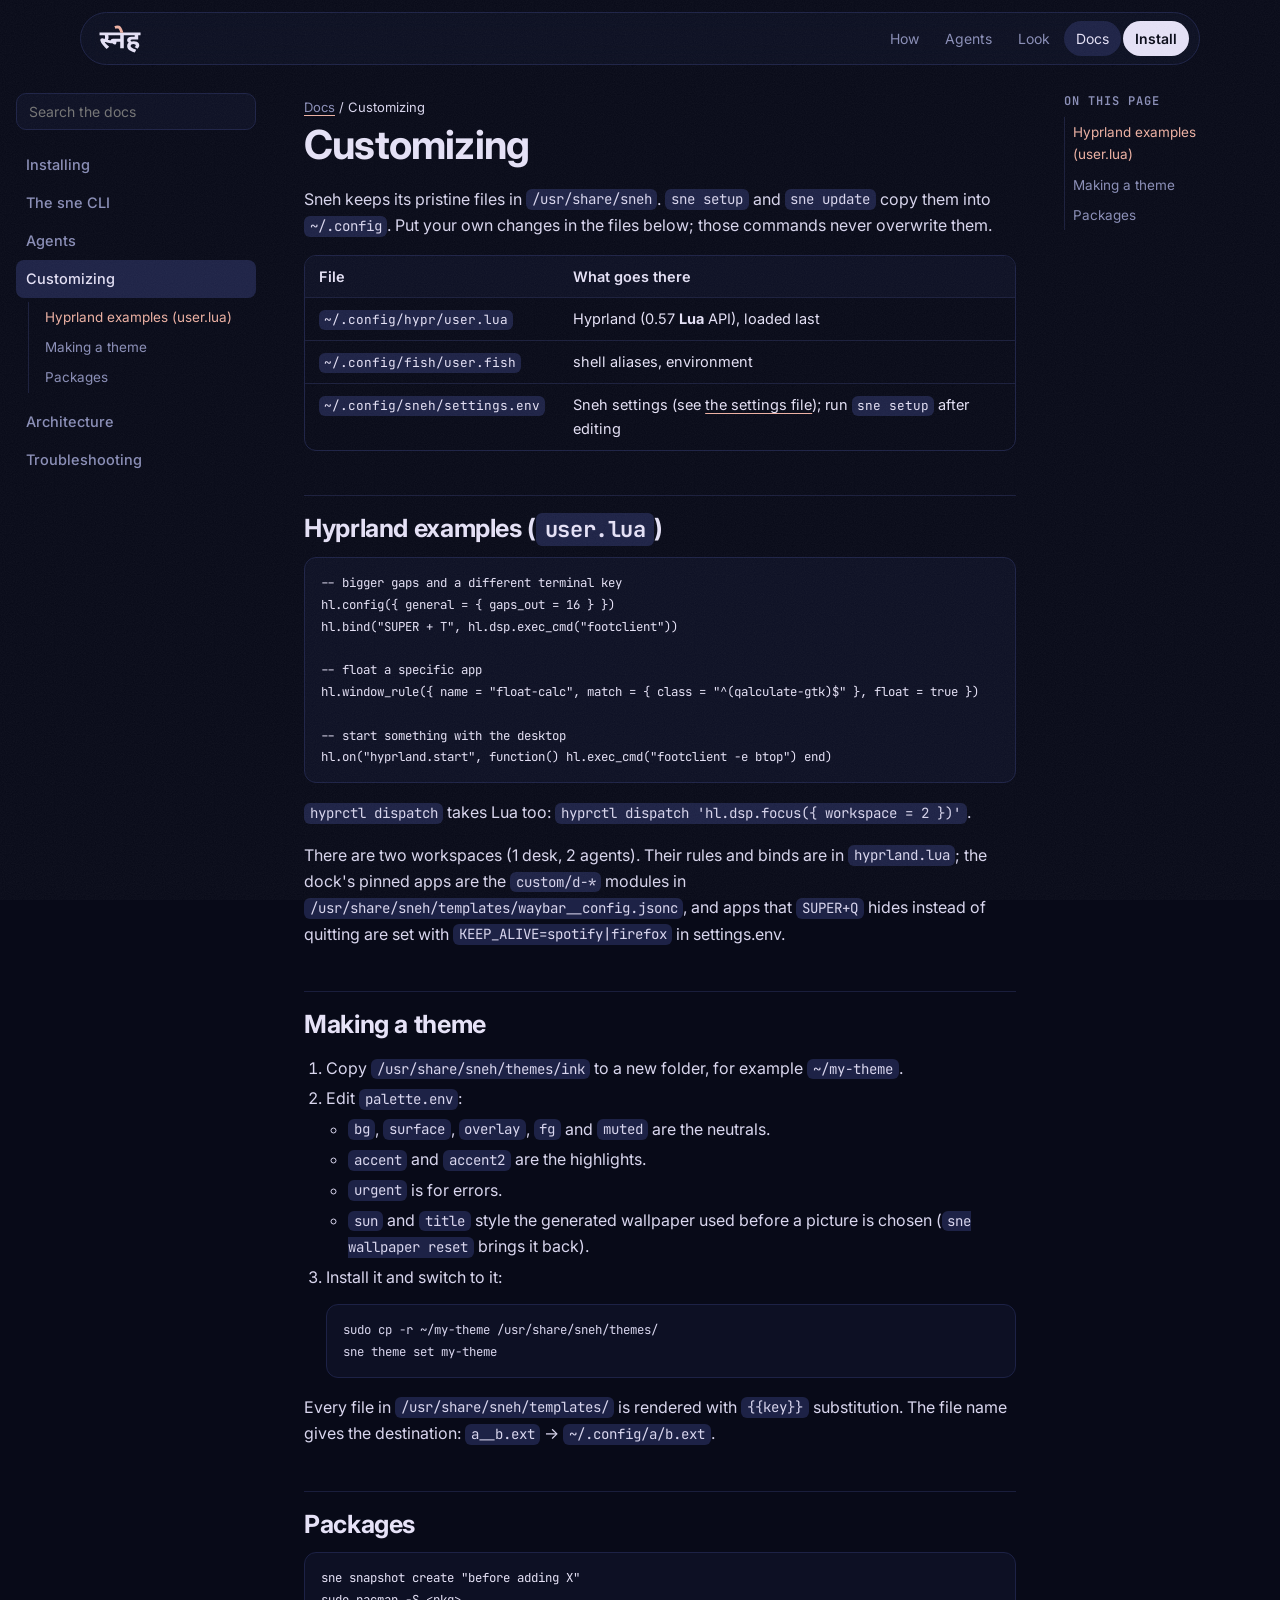
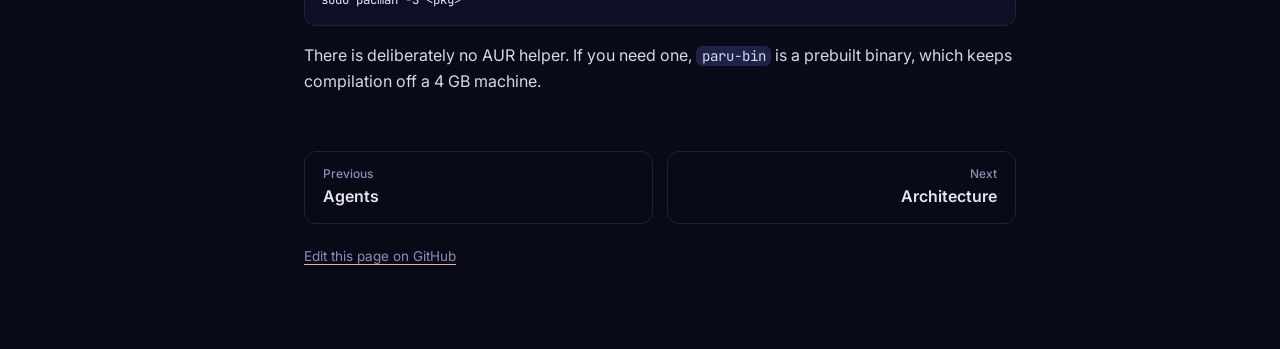
<file: website/docs/customizing.html>
<!doctype html>
<html lang="en">
<head>
<meta charset="utf-8">
<meta name="viewport" content="width=device-width, initial-scale=1">
<title>Customizing · Sneh docs</title>
<link rel="icon" href="../assets/sneh-icon.svg" type="image/svg+xml">
<meta name="theme-color" content="#080a18">
<!-- link previews (Discord, WhatsApp, ...); %SITE_URL% is filled in by the Pages workflow -->
<meta property="og:type" content="website">
<meta property="og:site_name" content="Sneh">
<meta property="og:title" content="Customizing · Sneh docs">
<meta property="og:description" content="Sneh documentation: affection for old machines.">
<meta property="og:url" content="%SITE_URL%/docs/customizing.html">
<meta property="og:image" content="%SITE_URL%/assets/og.png">
<meta property="og:image:width" content="1200">
<meta property="og:image:height" content="630">
<meta property="og:image:alt" content="स्नेह, affection for old machines">
<meta name="twitter:card" content="summary_large_image">
<link rel="preconnect" href="https://fonts.googleapis.com">
<link rel="preconnect" href="https://fonts.gstatic.com" crossorigin>
<link href="https://fonts.googleapis.com/css2?family=Inter:wght@400;500;600;700&family=JetBrains+Mono:wght@400;500&family=Noto+Sans+Devanagari:wght@500;700&display=swap" rel="stylesheet">
<link rel="stylesheet" href="../style.css">
</head>
<body class="docs-page">
<!-- generated by website/build-docs.py from docs/customizing.md; edit the Markdown, not this file -->
<header class="nav">
  <a class="brand" href="../index.html" aria-label="स्नेह home"><svg class="mark" viewBox="-20 -916 1651 1099" aria-hidden="true" fill="currentColor"><path d="M277 23Q195 -59 141.5 -124Q88 -189 63 -233Q47 -261 40 -283.5Q33 -306 33 -325Q33 -357 52 -376.5Q71 -396 108 -396Q146 -396 175.5 -372.5Q205 -349 234 -316L152 -329Q188 -350 202.5 -378Q217 -406 217 -444Q217 -474 209 -500Q201 -526 187 -543L257 -510H0V-622H525V-510H308L331 -541Q343 -516 349.5 -489.5Q356 -463 356 -429Q356 -389 342.5 -358Q329 -327 307 -304L294 -289Q276 -269 252 -254Q228 -239 197 -227V-244Q222 -215 251 -184.5Q280 -154 313 -123Q346 -92 380 -61ZM441 -204Q392 -204 339 -217Q286 -230 236 -260L283 -345Q323 -329 357 -322.5Q391 -316 430 -316Q459 -316 487 -318.5Q515 -321 544 -325L549 -218Q524 -210 497.5 -207Q471 -204 441 -204ZM415 -622H1045V-510H953V0H813V-261H665V-239Q665 -195 647 -174Q629 -153 595 -153Q570 -153 544 -167.5Q518 -182 495.5 -205.5Q473 -229 459.5 -256.5Q446 -284 446 -308Q446 -337 462 -355Q478 -373 524 -373H813V-510H415ZM1171 -195Q1126 -226 1105 -258.5Q1084 -291 1084 -327Q1084 -388 1129 -420Q1174 -452 1258 -452H1381V-510H1030V-622H1611V-510H1519V-345H1279Q1249 -345 1235 -335Q1221 -325 1221 -306Q1221 -290 1233 -276Q1245 -262 1268 -249ZM1376 -51Q1398 -65 1410 -81.5Q1422 -98 1422 -116Q1422 -139 1401.5 -154.5Q1381 -170 1335 -170Q1281 -170 1252.5 -149.5Q1224 -129 1224 -93Q1224 -63 1247 -39Q1270 -15 1319 7Q1368 29 1443 54L1385 163Q1283 133 1216.5 96Q1150 59 1117.5 12.5Q1085 -34 1085 -91Q1085 -157 1119.5 -198Q1154 -239 1212 -258.5Q1270 -278 1342 -278Q1419 -278 1467 -256Q1515 -234 1537.5 -198.5Q1560 -163 1560 -121Q1560 -82 1543.5 -49Q1527 -16 1490 15Z"/><path fill="var(--accent)" d="M818 -615Q801 -667 787.5 -700Q774 -733 760.5 -751Q747 -769 731 -775.5Q715 -782 694 -782Q676 -782 656.5 -778Q637 -774 620 -767L585 -876Q612 -886 641.5 -891Q671 -896 700 -896Q746 -896 779.5 -883Q813 -870 839 -838.5Q865 -807 888.5 -752.5Q912 -698 938 -615Z"/></svg></a>
  <nav>
    <button class="menu-btn" type="button" aria-controls="docs-side" aria-expanded="false">Menu</button>
    <a href="../index.html#how">How</a>
    <a href="../index.html#agents">Agents</a>
    <a href="../index.html#look">Look</a>
    <a href="index.html" class="active">Docs</a>
    <a href="../index.html#install" class="nav-cta">Install</a>
  </nav>
</header>
<div class="docs">
  <aside class="docs-side" id="docs-side">
    <input type="search" id="docs-q" placeholder="Search the docs" aria-label="Search the docs" autocomplete="off">
    <ul class="docs-results" id="docs-results" hidden></ul>
    <nav class="docs-nav" aria-label="Docs pages"><a href="installing.html">Installing</a><a href="sne.html">The sne CLI</a><a href="agents.html">Agents</a><a class="current" href="customizing.html" aria-current="page">Customizing</a><ul><li class="l2"><a href="#hyprland-examples-userlua">Hyprland examples (user.lua)</a></li><li class="l2"><a href="#making-a-theme">Making a theme</a></li><li class="l2"><a href="#packages">Packages</a></li></ul><a href="architecture.html">Architecture</a><a href="troubleshooting.html">Troubleshooting</a></nav>
  </aside>
  <article class="docs-body" id="top">
    <p class="crumbs"><a href="index.html">Docs</a> / Customizing</p>
    <h1>Customizing</h1>
<p>Sneh keeps its pristine files in <code>/usr/share/sneh</code>. <code>sne setup</code> and <code>sne update</code> copy them into <code>~/.config</code>.
Put your own changes in the files below; those commands never overwrite them.</p>
<div class="table-wrap"><table>
<thead>
<tr>
<th>File</th>
<th>What goes there</th>
</tr>
</thead>
<tbody>
<tr>
<td><code>~/.config/hypr/user.lua</code></td>
<td>Hyprland (0.57 <strong>Lua</strong> API), loaded last</td>
</tr>
<tr>
<td><code>~/.config/fish/user.fish</code></td>
<td>shell aliases, environment</td>
</tr>
<tr>
<td><code>~/.config/sneh/settings.env</code></td>
<td>Sneh settings (see <a href="sne.html#settings-file">the settings file</a>); run <code>sne setup</code> after editing</td>
</tr>
</tbody>
</table></div>

<h2 id="hyprland-examples-userlua"><a class="anchor" href="#hyprland-examples-userlua" aria-label="Link to this section">#</a>Hyprland examples (<code>user.lua</code>)</h2>
<pre><code class="language-lua">-- bigger gaps and a different terminal key
hl.config({ general = { gaps_out = 16 } })
hl.bind(&quot;SUPER + T&quot;, hl.dsp.exec_cmd(&quot;footclient&quot;))

-- float a specific app
hl.window_rule({ name = &quot;float-calc&quot;, match = { class = &quot;^(qalculate-gtk)$&quot; }, float = true })

-- start something with the desktop
hl.on(&quot;hyprland.start&quot;, function() hl.exec_cmd(&quot;footclient -e btop&quot;) end)
</code></pre>
<p><code>hyprctl dispatch</code> takes Lua too: <code>hyprctl dispatch 'hl.dsp.focus({ workspace = 2 })'</code>.</p>
<p>There are two workspaces (1 desk, 2 agents). Their rules and binds are in <code>hyprland.lua</code>; the dock's pinned apps are the <code>custom/d-*</code> modules in <code>/usr/share/sneh/templates/waybar__config.jsonc</code>, and apps that <code>SUPER+Q</code> hides instead of quitting are set with <code>KEEP_ALIVE=spotify|firefox</code> in settings.env.</p>

<h2 id="making-a-theme"><a class="anchor" href="#making-a-theme" aria-label="Link to this section">#</a>Making a theme</h2>
<ol>
<li>Copy <code>/usr/share/sneh/themes/ink</code> to a new folder, for example <code>~/my-theme</code>.</li>
<li>Edit <code>palette.env</code>:
<ul>
<li><code>bg</code>, <code>surface</code>, <code>overlay</code>, <code>fg</code> and <code>muted</code> are the neutrals.</li>
<li><code>accent</code> and <code>accent2</code> are the highlights.</li>
<li><code>urgent</code> is for errors.</li>
<li><code>sun</code> and <code>title</code> style the generated wallpaper used before a picture is chosen (<code>sne wallpaper reset</code> brings it back).</li>
</ul>
</li>
<li>Install it and switch to it:<pre><code class="language-sh">sudo cp -r ~/my-theme /usr/share/sneh/themes/
sne theme set my-theme
</code></pre>
</li>
</ol>
<p>Every file in <code>/usr/share/sneh/templates/</code> is rendered with <code>{{key}}</code> substitution. The file name gives the destination: <code>a__b.ext</code> → <code>~/.config/a/b.ext</code>.</p>

<h2 id="packages"><a class="anchor" href="#packages" aria-label="Link to this section">#</a>Packages</h2>
<pre><code class="language-sh">sne snapshot create &quot;before adding X&quot;
sudo pacman -S &lt;pkg&gt;
</code></pre>
<p>There is deliberately no AUR helper. If you need one, <code>paru-bin</code> is a prebuilt binary, which keeps compilation off a 4 GB machine.</p>

    <nav class="pager"><a class="prev" href="agents.html"><span>Previous</span>Agents</a><a class="next" href="architecture.html"><span>Next</span>Architecture</a></nav>
    <a class="edit" href="https://github.com/ogshrug/sneh-os/edit/main/docs/customizing.md">Edit this page on GitHub</a>
  </article>
  <aside class="docs-toc"><p>On this page</p><ul><li class="l2"><a href="#hyprland-examples-userlua">Hyprland examples (user.lua)</a></li><li class="l2"><a href="#making-a-theme">Making a theme</a></li><li class="l2"><a href="#packages">Packages</a></li></ul></aside>
</div>
<script>
const INDEX = [{"f":"installing.html","n":"Installing","e":[{"t":"Installing","a":"top"},{"t":"What you need","a":"what-you-need"},{"t":"Choose an edition and an install mode","a":"choose-an-edition-and-an-install-mode"},{"t":"Screen","a":"choose-an-edition-and-an-install-mode"},{"t":"Audio, Bluetooth, battery","a":"choose-an-edition-and-an-install-mode"},{"t":"Sleeps / locks","a":"choose-an-edition-and-an-install-mode"},{"t":"VNC","a":"choose-an-edition-and-an-install-mode"},{"t":"Xwayland (X11 apps)","a":"choose-an-edition-and-an-install-mode"},{"t":"net","a":"choose-an-edition-and-an-install-mode"},{"t":"full","a":"choose-an-edition-and-an-install-mode"},{"t":"Choose an install style","a":"choose-an-install-style"},{"t":"Who answers the questions","a":"choose-an-install-style"},{"t":"Screen and keyboard on the target","a":"choose-an-install-style"},{"t":"Best for","a":"choose-an-install-style"},{"t":"Stick size","a":"choose-an-install-style"},{"t":"The graphical installer","a":"the-graphical-installer"},{"t":"Flash on Windows","a":"flash-on-windows"},{"t":"First boot of the stick","a":"first-boot-of-the-stick"},{"t":"Disk safety","a":"disk-safety"},{"t":"After the install","a":"after-the-install"},{"t":"Connect","a":"connect"},{"t":"Flash on Linux","a":"flash-on-linux"}]},{"f":"sne.html","n":"The sne CLI","e":[{"t":"The sne CLI","a":"top"},{"t":"Status and health","a":"status-and-health"},{"t":"sne status [--json]","a":"status-and-health"},{"t":"sne doctor","a":"status-and-health"},{"t":"sne logs session|vnc|hypr|install|firstboot|<unit> [N]","a":"status-and-health"},{"t":"sne version","a":"status-and-health"},{"t":"Desktop and remote access","a":"desktop-and-remote-access"},{"t":"sne desktop status|on|off|restart","a":"desktop-and-remote-access"},{"t":"sne vnc status|on|off|restart","a":"desktop-and-remote-access"},{"t":"sne vnc password [PW]","a":"desktop-and-remote-access"},{"t":"sne vnc resolution 1920x1080","a":"desktop-and-remote-access"},{"t":"sne vnc bind lan|localhost|tailscale","a":"desktop-and-remote-access"},{"t":"sne perf vnc|normal|status","a":"desktop-and-remote-access"},{"t":"sne net [status]","a":"desktop-and-remote-access"},{"t":"GUI automation","a":"gui-automation"},{"t":"sne gui screenshot [FILE]","a":"gui-automation"},{"t":"sne gui monitors|windows|active|cursor","a":"gui-automation"},{"t":"sne gui launch CMD [ARGS]","a":"gui-automation"},{"t":"sne gui focus class:REGEX","a":"gui-automation"},{"t":"sne gui move X Y","a":"gui-automation"},{"t":"sne gui click [X Y] [left|right|middle|double]","a":"gui-automation"},{"t":"sne gui scroll [N]","a":"gui-automation"},{"t":"sne gui type TEXT","a":"gui-automation"},{"t":"sne gui key COMBO","a":"gui-automation"},{"t":"sne gui workspace N, sne gui close","a":"gui-automation"},{"t":"sne gui clipboard get|set TEXT, sne gui notify TITLE [BODY]","a":"gui-automation"},{"t":"Look","a":"look"},{"t":"sne theme list|current|set NAME","a":"look"},{"t":"sne wallpaper pick","a":"look"},{"t":"sne wallpaper next|prev","a":"look"},{"t":"sne wallpaper fetch|unfetch","a":"look"},{"t":"sne wallpaper set IMAGE","a":"look"},{"t":"sne wallpaper list [--json]","a":"look"},{"t":"sne wallpaper clock on|off","a":"look"},{"t":"sne wallpaper reset","a":"look"},{"t":"sne fonts [ZIP]","a":"look"},{"t":"Windows, workspaces and apps","a":"windows-workspaces-and-apps"},{"t":"sne keys [--list]","a":"windows-workspaces-and-apps"},{"t":"sne win switch|close|quit|desktop|list","a":"windows-workspaces-and-apps"},{"t":"sne ws desk|agents|agent|sync","a":"windows-workspaces-and-apps"},{"t":"sne app spotify|files","a":"windows-workspaces-and-apps"},{"t":"sne apps list|add NAME|remove NAME","a":"windows-workspaces-and-apps"},{"t":"sne spotify on|off|status","a":"windows-workspaces-and-apps"},{"t":"Maintenance","a":"maintenance"},{"t":"sne update","a":"maintenance"},{"t":"sne setup","a":"maintenance"},{"t":"sne fix fuzzel","a":"maintenance"},{"t":"sne snapshot list|create [DESC]|diff N|undo N","a":"maintenance"},{"t":"sne agents status|link|install-opencode","a":"maintenance"},{"t":"sne attach [NAME]","a":"maintenance"},{"t":"Settings file","a":"settings-file"},{"t":"PROFILE","a":"settings-file"},{"t":"THEME","a":"settings-file"},{"t":"ANIMATIONS","a":"settings-file"},{"t":"XWAYLAND","a":"settings-file"},{"t":"VNCENABLED","a":"settings-file"},{"t":"VNCRESOLUTION","a":"settings-file"},{"t":"VNCBIND","a":"settings-file"},{"t":"XKBLAYOUT","a":"settings-file"},{"t":"AGENTS","a":"settings-file"},{"t":"LOCKONLOGIN","a":"settings-file"},{"t":"REPOURL","a":"settings-file"},{"t":"WALLPAPER","a":"settings-file"},{"t":"FIREWATCH","a":"settings-file"},{"t":"CLOCK","a":"settings-file"},{"t":"APPS","a":"settings-file"},{"t":"SPOTIFY","a":"settings-file"},{"t":"KEEPALIVE","a":"settings-file"},{"t":"WEATHERLOCATION","a":"settings-file"}]},{"f":"agents.html","n":"Agents","e":[{"t":"Agents","a":"top"},{"t":"The machine at a glance","a":"the-machine-at-a-glance"},{"t":"Base","a":"the-machine-at-a-glance"},{"t":"Profile","a":"the-machine-at-a-glance"},{"t":"Desktop","a":"the-machine-at-a-glance"},{"t":"Remote desktop","a":"the-machine-at-a-glance"},{"t":"Shell","a":"the-machine-at-a-glance"},{"t":"Workspaces","a":"the-machine-at-a-glance"},{"t":"Memory","a":"the-machine-at-a-glance"},{"t":"Disk","a":"the-machine-at-a-glance"},{"t":"Packages","a":"the-machine-at-a-glance"},{"t":"Network","a":"the-machine-at-a-glance"},{"t":"Sneh payload","a":"the-machine-at-a-glance"},{"t":"User settings","a":"the-machine-at-a-glance"},{"t":"sne — use it first","a":"sne-use-it-first"},{"t":"Seeing and driving the desktop (GUI automation)","a":"seeing-and-driving-the-desktop-gui-automation"},{"t":"Rules for changing this machine","a":"rules-for-changing-this-machine"},{"t":"Where things live","a":"where-things-live"},{"t":"Troubleshooting","a":"troubleshooting"}]},{"f":"customizing.html","n":"Customizing","e":[{"t":"Customizing","a":"top"},{"t":"Hyprland examples (user.lua)","a":"hyprland-examples-userlua"},{"t":"Making a theme","a":"making-a-theme"},{"t":"Packages","a":"packages"}]},{"f":"architecture.html","n":"Architecture","e":[{"t":"Architecture","a":"top"},{"t":"The stick","a":"the-stick"},{"t":"Installer stages (installer/)","a":"installer-stages-installer"},{"t":"install.sh","a":"installer-stages-installer"},{"t":"lib/common.sh","a":"installer-stages-installer"},{"t":"lib/gui.sh","a":"installer-stages-installer"},{"t":"lib/net.sh","a":"installer-stages-installer"},{"t":"lib/disk.sh","a":"installer-stages-installer"},{"t":"lib/base.sh","a":"installer-stages-installer"},{"t":"lib/chroot.sh","a":"installer-stages-installer"},{"t":"lib/finish.sh","a":"installer-stages-installer"},{"t":"Offline (full) mode","a":"offline-full-mode"},{"t":"The running system","a":"the-running-system"},{"t":"Workspaces","a":"workspaces"},{"t":"The depth-clock wallpaper","a":"the-depth-clock-wallpaper"},{"t":"The bar's data","a":"the-bars-data"},{"t":"Why these choices","a":"why-these-choices"}]},{"f":"troubleshooting.html","n":"Troubleshooting","e":[{"t":"Troubleshooting","a":"top"},{"t":"During the install","a":"during-the-install"},{"t":"The stick doesn't boot","a":"during-the-install"},{"t":"ssh root@<host>-install.local doesn't resolve","a":"during-the-install"},{"t":"The install stopped","a":"during-the-install"},{"t":"\"several internal disks found\"","a":"during-the-install"},{"t":"\"no internet after 90s\"","a":"during-the-install"},{"t":"\"pacstrap failed 3 times\"","a":"during-the-install"},{"t":"After the install","a":"after-the-install"},{"t":"Can't find <host>.local","a":"after-the-install"},{"t":"VNC says authentication failed or isn't supported","a":"after-the-install"},{"t":"VNC shows a black screen or the connection is refused","a":"after-the-install"},{"t":"The headless mini PC's desktop won't start at all","a":"after-the-install"},{"t":"Claude Code / opencode crash with \"SSE4.2\"","a":"after-the-install"},{"t":"Claude Code missing after a full (offline) install","a":"after-the-install"},{"t":"The wallpaper is the plain theme one, not dusk ridge","a":"after-the-install"},{"t":"No Firewatch wallpapers","a":"after-the-install"},{"t":"The mouse wheel doesn't scroll menus (keys, network, ALT+TAB, wallpapers)","a":"after-the-install"},{"t":"The wallpaper doesn't change / the clock stopped","a":"after-the-install"},{"t":"The bar or dock is missing on the desk (or showing on agents)","a":"after-the-install"},{"t":"The bar says \"Claude\" without a percentage","a":"after-the-install"},{"t":"Spotify: no sound","a":"after-the-install"},{"t":"Out of memory","a":"after-the-install"},{"t":"Something broke after a change","a":"after-the-install"},{"t":"Rescue","a":"rescue"}]}];

// search: page titles, section headings and the first column of tables
const q = document.getElementById('docs-q'), res = document.getElementById('docs-results'), nav = document.querySelector('.docs-nav');
q.addEventListener('input', () => {
  const s = q.value.trim().toLowerCase();
  if (!s) { res.hidden = true; nav.hidden = false; return; }
  const hits = [];
  for (const p of INDEX) for (const e of p.e) if (e.t.toLowerCase().includes(s)) hits.push([p, e]);
  res.innerHTML = hits.slice(0, 40).map(([p, e]) =>
    `<li><a href="${p.f}#${e.a}"><b>${e.t.replace(/[&<>]/g, c => ({'&':'&amp;','<':'&lt;','>':'&gt;'}[c]))}</b><span>${p.n}</span></a></li>`).join('')
    || '<li class="none">No matches</li>';
  res.hidden = false; nav.hidden = true;
});
q.addEventListener('keydown', e => { if (e.key === 'Enter') { const a = res.querySelector('a'); if (a) location.href = a.href; } });
document.addEventListener('keydown', e => { if (e.key === '/' && document.activeElement !== q) { e.preventDefault(); q.focus(); } });
// "On this page": highlight the section in view
const links = [...document.querySelectorAll('.docs-toc a, .docs-nav .current + ul a')];
const heads = [...document.querySelectorAll('.docs-body h2[id], .docs-body h3[id]')];
const spy = () => {
  let id = heads.length ? heads[0].id : '';
  for (const h of heads) if (h.getBoundingClientRect().top < 120) id = h.id;
  links.forEach(a => a.classList.toggle('on', a.getAttribute('href') === '#' + id));
};
addEventListener('scroll', spy, { passive: true }); spy();
// copy buttons on code blocks
document.querySelectorAll('.docs-body pre').forEach(pre => {
  const b = document.createElement('button'); b.className = 'copy'; b.type = 'button'; b.textContent = 'Copy';
  b.addEventListener('click', () => navigator.clipboard.writeText(pre.innerText.replace(/Copy$/, '').trim())
    .then(() => { b.textContent = 'Copied'; setTimeout(() => b.textContent = 'Copy', 1200); }));
  pre.appendChild(b);
});
// small screens: the sidebar opens from the Menu button
const mb = document.querySelector('.menu-btn'), side = document.getElementById('docs-side');
mb.addEventListener('click', () => { const o = side.classList.toggle('open'); mb.setAttribute('aria-expanded', o); });
side.addEventListener('click', e => { if (e.target.closest('a')) { side.classList.remove('open'); mb.setAttribute('aria-expanded', false); } });

</script>
</body>
</html>
</file>
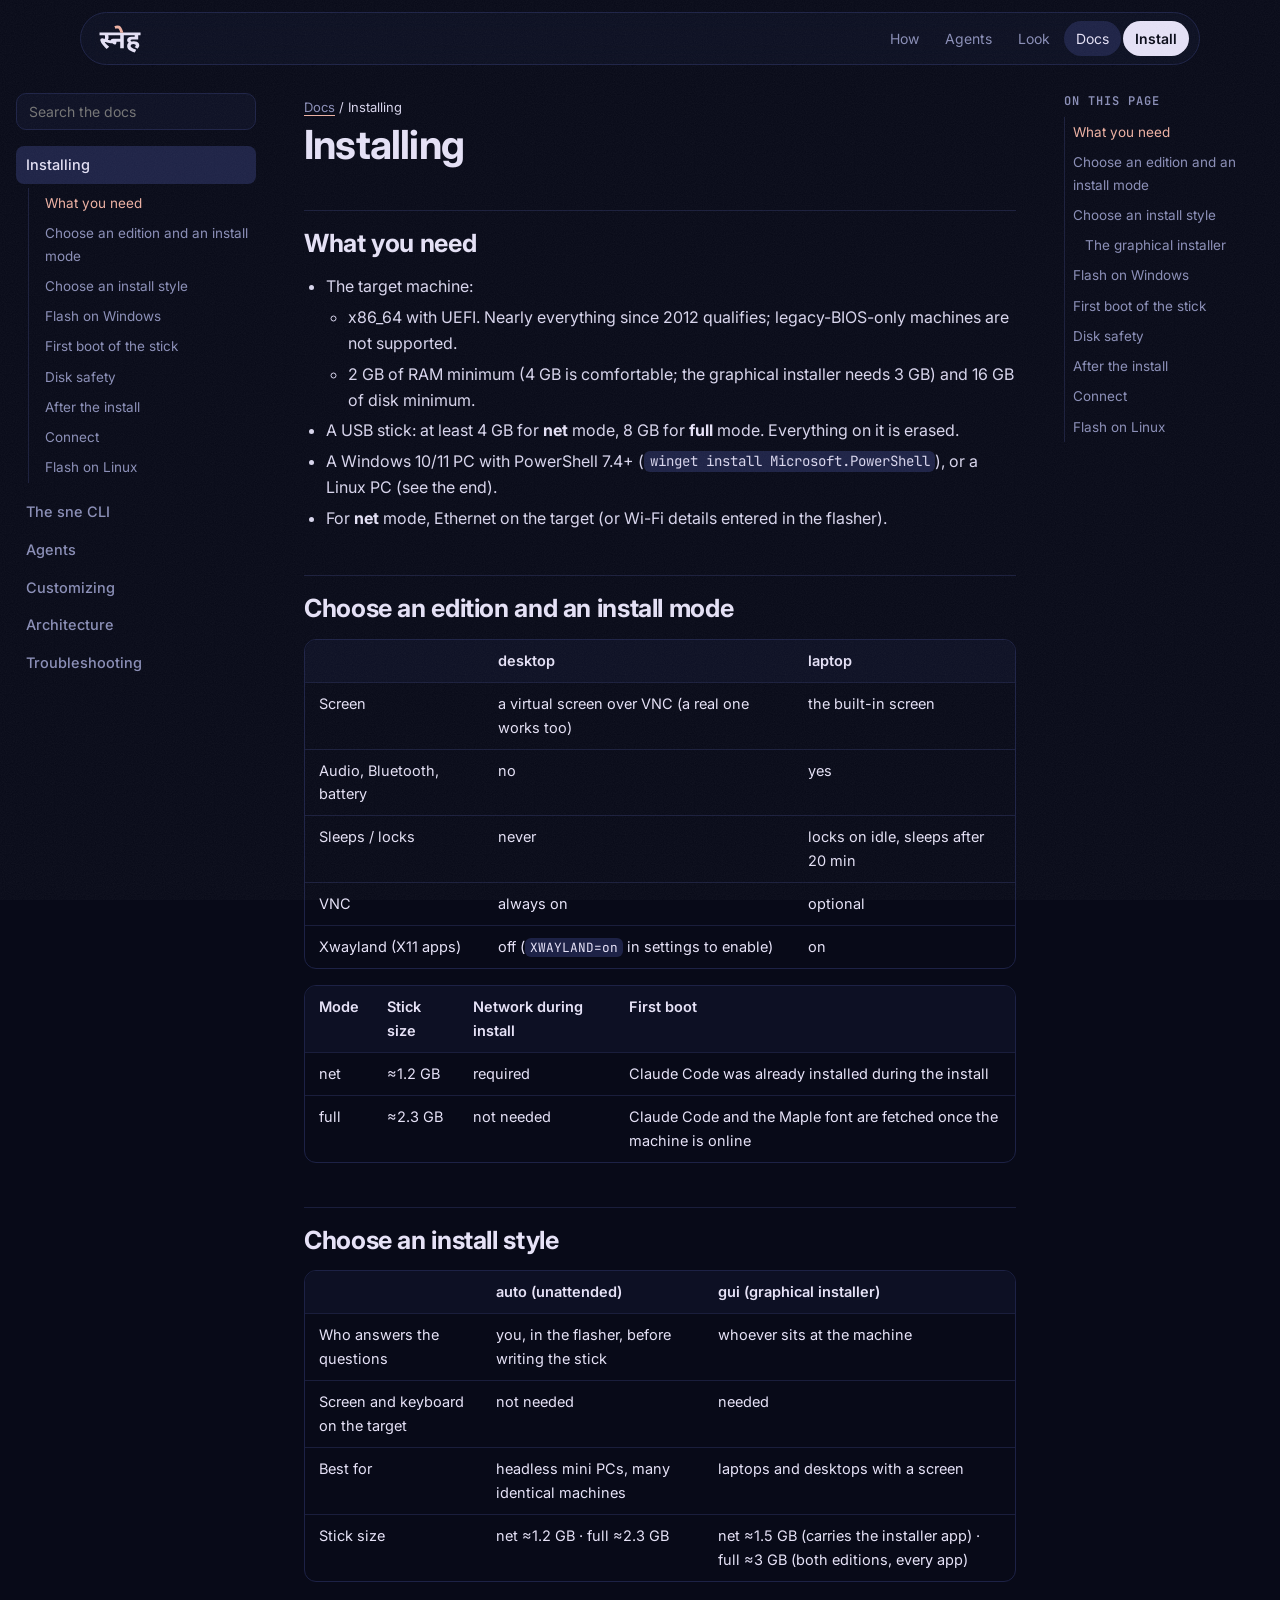
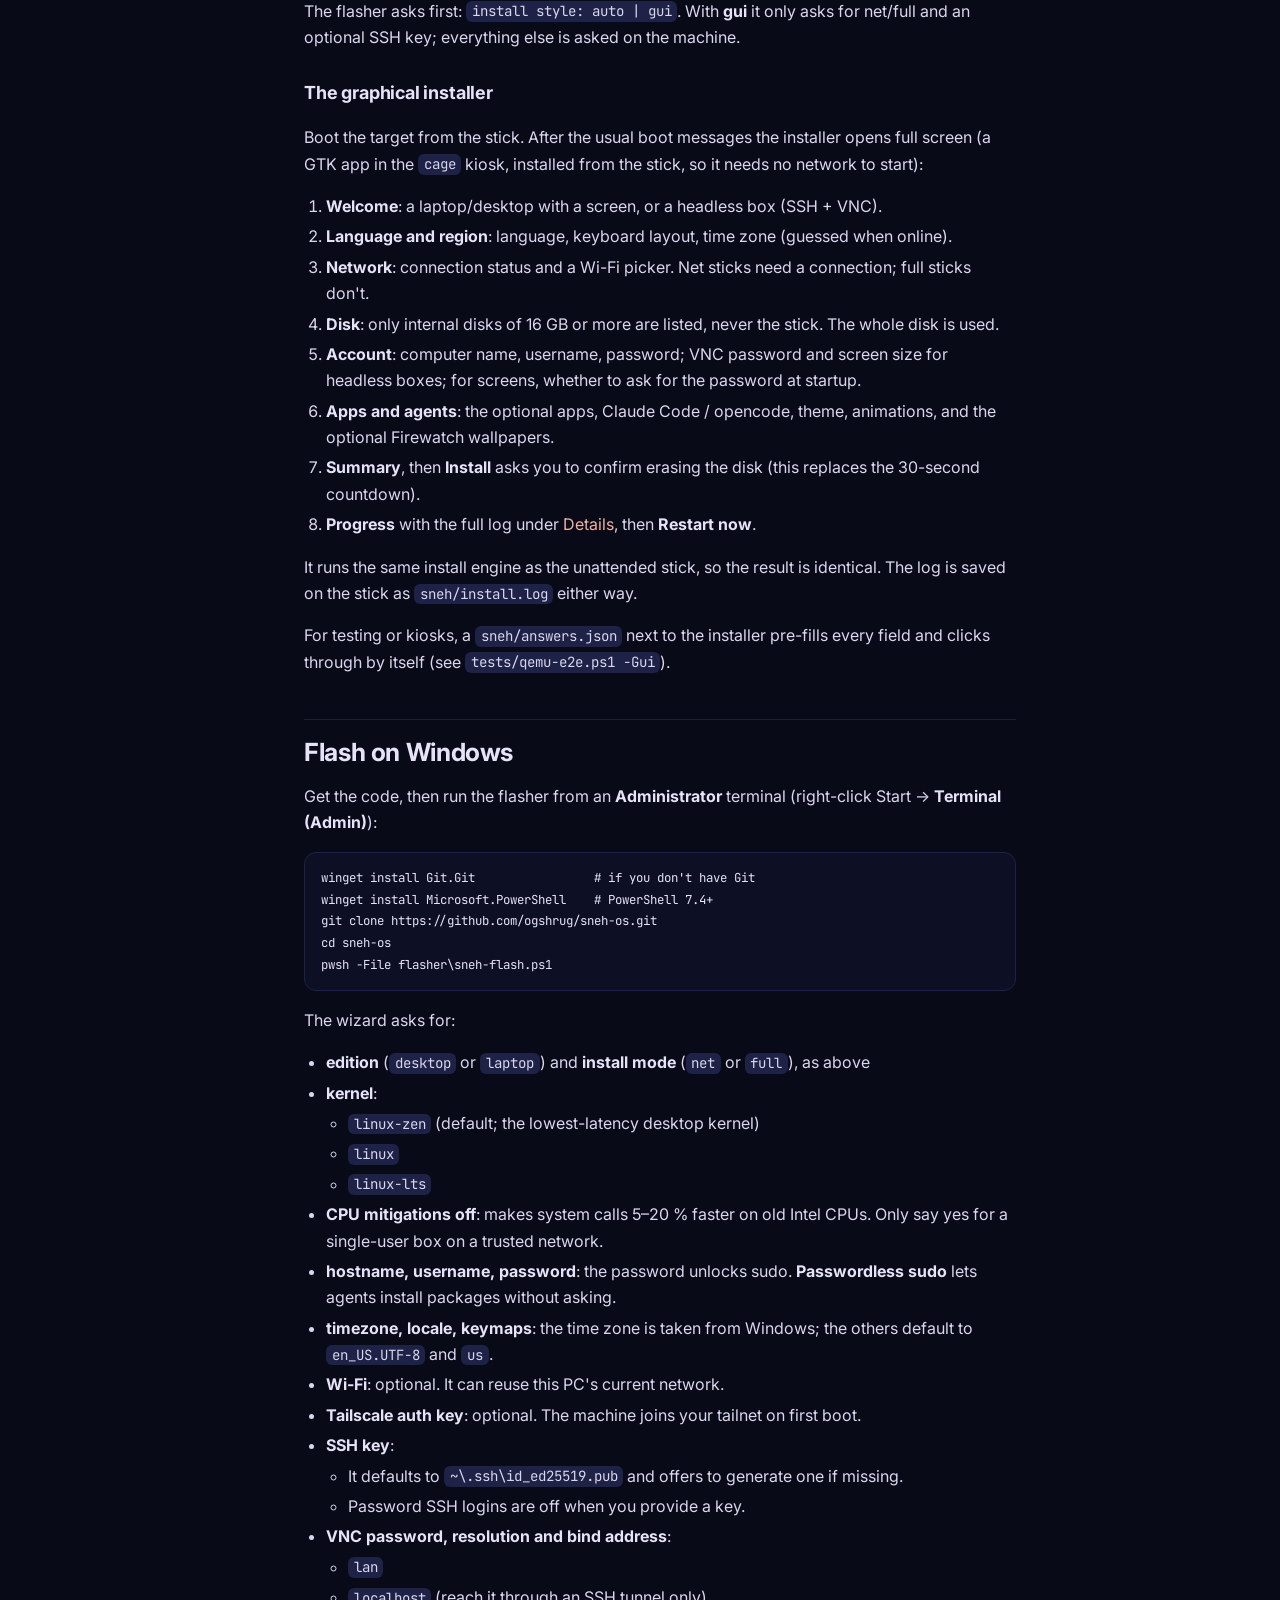
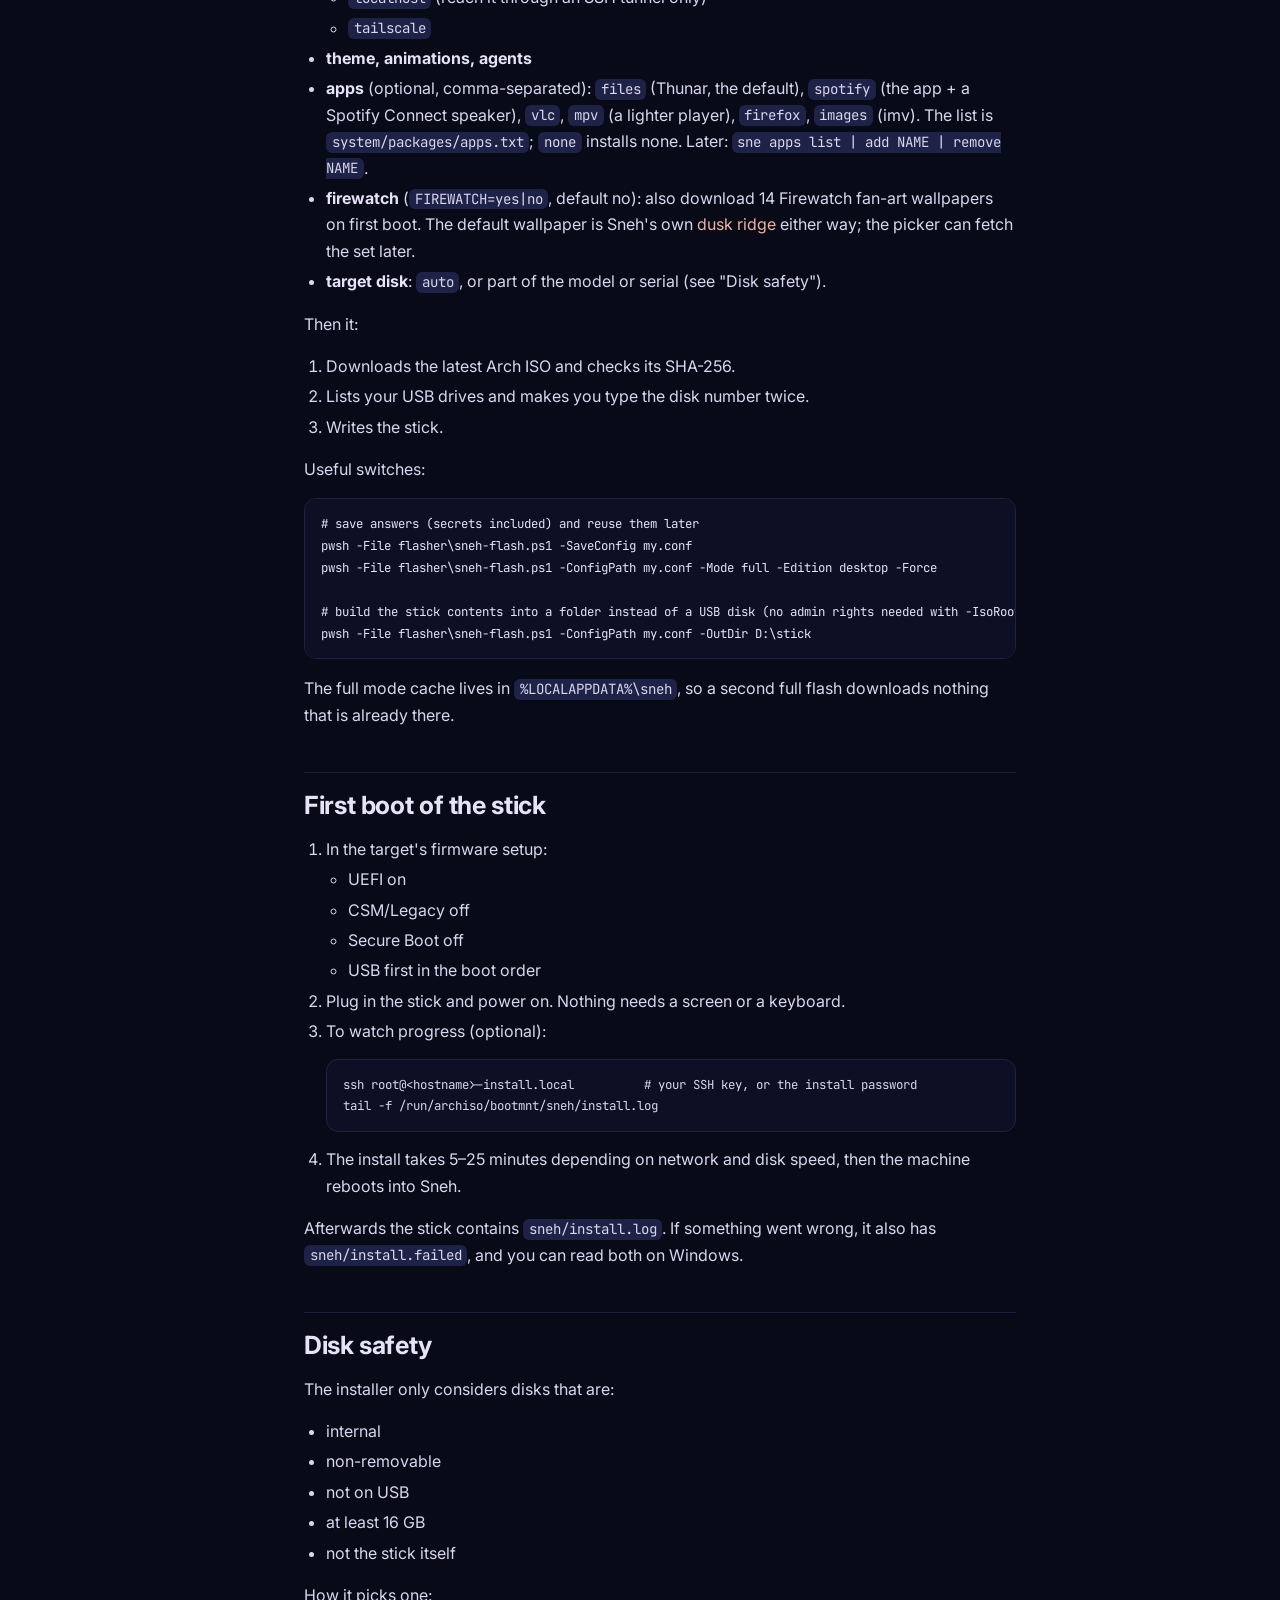
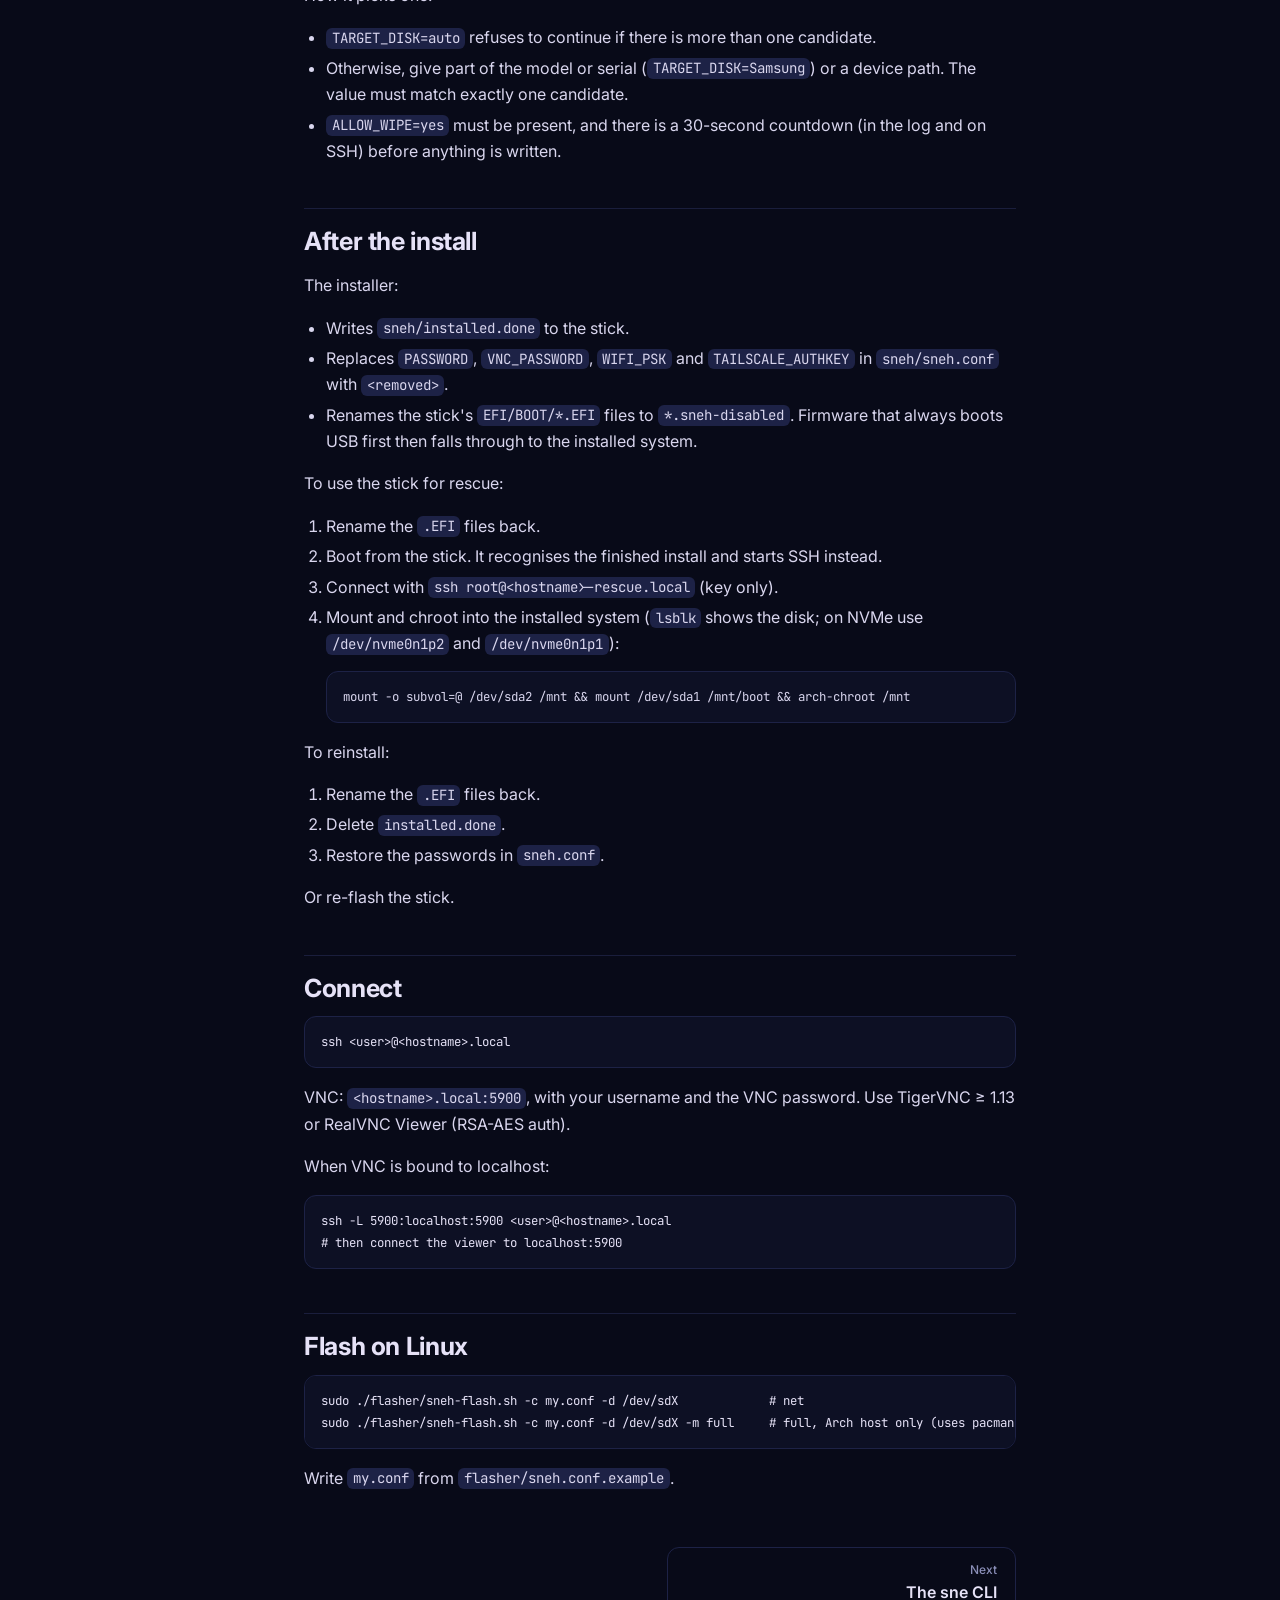
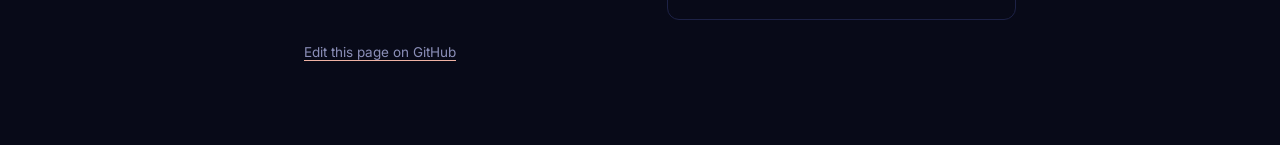
<file: website/docs/installing.html>
<!doctype html>
<html lang="en">
<head>
<meta charset="utf-8">
<meta name="viewport" content="width=device-width, initial-scale=1">
<title>Installing · Sneh docs</title>
<link rel="icon" href="../assets/sneh-icon.svg" type="image/svg+xml">
<meta name="theme-color" content="#080a18">
<!-- link previews (Discord, WhatsApp, ...); %SITE_URL% is filled in by the Pages workflow -->
<meta property="og:type" content="website">
<meta property="og:site_name" content="Sneh">
<meta property="og:title" content="Installing · Sneh docs">
<meta property="og:description" content="Sneh documentation: affection for old machines.">
<meta property="og:url" content="%SITE_URL%/docs/installing.html">
<meta property="og:image" content="%SITE_URL%/assets/og.png">
<meta property="og:image:width" content="1200">
<meta property="og:image:height" content="630">
<meta property="og:image:alt" content="स्नेह, affection for old machines">
<meta name="twitter:card" content="summary_large_image">
<link rel="preconnect" href="https://fonts.googleapis.com">
<link rel="preconnect" href="https://fonts.gstatic.com" crossorigin>
<link href="https://fonts.googleapis.com/css2?family=Inter:wght@400;500;600;700&family=JetBrains+Mono:wght@400;500&family=Noto+Sans+Devanagari:wght@500;700&display=swap" rel="stylesheet">
<link rel="stylesheet" href="../style.css">
</head>
<body class="docs-page">
<!-- generated by website/build-docs.py from docs/installing.md; edit the Markdown, not this file -->
<header class="nav">
  <a class="brand" href="../index.html" aria-label="स्नेह home"><svg class="mark" viewBox="-20 -916 1651 1099" aria-hidden="true" fill="currentColor"><path d="M277 23Q195 -59 141.5 -124Q88 -189 63 -233Q47 -261 40 -283.5Q33 -306 33 -325Q33 -357 52 -376.5Q71 -396 108 -396Q146 -396 175.5 -372.5Q205 -349 234 -316L152 -329Q188 -350 202.5 -378Q217 -406 217 -444Q217 -474 209 -500Q201 -526 187 -543L257 -510H0V-622H525V-510H308L331 -541Q343 -516 349.5 -489.5Q356 -463 356 -429Q356 -389 342.5 -358Q329 -327 307 -304L294 -289Q276 -269 252 -254Q228 -239 197 -227V-244Q222 -215 251 -184.5Q280 -154 313 -123Q346 -92 380 -61ZM441 -204Q392 -204 339 -217Q286 -230 236 -260L283 -345Q323 -329 357 -322.5Q391 -316 430 -316Q459 -316 487 -318.5Q515 -321 544 -325L549 -218Q524 -210 497.5 -207Q471 -204 441 -204ZM415 -622H1045V-510H953V0H813V-261H665V-239Q665 -195 647 -174Q629 -153 595 -153Q570 -153 544 -167.5Q518 -182 495.5 -205.5Q473 -229 459.5 -256.5Q446 -284 446 -308Q446 -337 462 -355Q478 -373 524 -373H813V-510H415ZM1171 -195Q1126 -226 1105 -258.5Q1084 -291 1084 -327Q1084 -388 1129 -420Q1174 -452 1258 -452H1381V-510H1030V-622H1611V-510H1519V-345H1279Q1249 -345 1235 -335Q1221 -325 1221 -306Q1221 -290 1233 -276Q1245 -262 1268 -249ZM1376 -51Q1398 -65 1410 -81.5Q1422 -98 1422 -116Q1422 -139 1401.5 -154.5Q1381 -170 1335 -170Q1281 -170 1252.5 -149.5Q1224 -129 1224 -93Q1224 -63 1247 -39Q1270 -15 1319 7Q1368 29 1443 54L1385 163Q1283 133 1216.5 96Q1150 59 1117.5 12.5Q1085 -34 1085 -91Q1085 -157 1119.5 -198Q1154 -239 1212 -258.5Q1270 -278 1342 -278Q1419 -278 1467 -256Q1515 -234 1537.5 -198.5Q1560 -163 1560 -121Q1560 -82 1543.5 -49Q1527 -16 1490 15Z"/><path fill="var(--accent)" d="M818 -615Q801 -667 787.5 -700Q774 -733 760.5 -751Q747 -769 731 -775.5Q715 -782 694 -782Q676 -782 656.5 -778Q637 -774 620 -767L585 -876Q612 -886 641.5 -891Q671 -896 700 -896Q746 -896 779.5 -883Q813 -870 839 -838.5Q865 -807 888.5 -752.5Q912 -698 938 -615Z"/></svg></a>
  <nav>
    <button class="menu-btn" type="button" aria-controls="docs-side" aria-expanded="false">Menu</button>
    <a href="../index.html#how">How</a>
    <a href="../index.html#agents">Agents</a>
    <a href="../index.html#look">Look</a>
    <a href="index.html" class="active">Docs</a>
    <a href="../index.html#install" class="nav-cta">Install</a>
  </nav>
</header>
<div class="docs">
  <aside class="docs-side" id="docs-side">
    <input type="search" id="docs-q" placeholder="Search the docs" aria-label="Search the docs" autocomplete="off">
    <ul class="docs-results" id="docs-results" hidden></ul>
    <nav class="docs-nav" aria-label="Docs pages"><a class="current" href="installing.html" aria-current="page">Installing</a><ul><li class="l2"><a href="#what-you-need">What you need</a></li><li class="l2"><a href="#choose-an-edition-and-an-install-mode">Choose an edition and an install mode</a></li><li class="l2"><a href="#choose-an-install-style">Choose an install style</a></li><li class="l2"><a href="#flash-on-windows">Flash on Windows</a></li><li class="l2"><a href="#first-boot-of-the-stick">First boot of the stick</a></li><li class="l2"><a href="#disk-safety">Disk safety</a></li><li class="l2"><a href="#after-the-install">After the install</a></li><li class="l2"><a href="#connect">Connect</a></li><li class="l2"><a href="#flash-on-linux">Flash on Linux</a></li></ul><a href="sne.html">The sne CLI</a><a href="agents.html">Agents</a><a href="customizing.html">Customizing</a><a href="architecture.html">Architecture</a><a href="troubleshooting.html">Troubleshooting</a></nav>
  </aside>
  <article class="docs-body" id="top">
    <p class="crumbs"><a href="index.html">Docs</a> / Installing</p>
    <h1>Installing</h1>

<h2 id="what-you-need"><a class="anchor" href="#what-you-need" aria-label="Link to this section">#</a>What you need</h2>
<ul>
<li>The target machine:
<ul>
<li>x86_64 with UEFI. Nearly everything since 2012 qualifies; legacy-BIOS-only machines are not supported.</li>
<li>2 GB of RAM minimum (4 GB is comfortable; the graphical installer needs 3 GB) and 16 GB of disk minimum.</li>
</ul>
</li>
<li>A USB stick: at least 4 GB for <strong>net</strong> mode, 8 GB for <strong>full</strong> mode. Everything on it is erased.</li>
<li>A Windows 10/11 PC with PowerShell 7.4+ (<code>winget install Microsoft.PowerShell</code>), or a Linux PC (see the end).</li>
<li>For <strong>net</strong> mode, Ethernet on the target (or Wi-Fi details entered in the flasher).</li>
</ul>

<h2 id="choose-an-edition-and-an-install-mode"><a class="anchor" href="#choose-an-edition-and-an-install-mode" aria-label="Link to this section">#</a>Choose an edition and an install mode</h2>
<div class="table-wrap"><table>
<thead>
<tr>
<th></th>
<th>desktop</th>
<th>laptop</th>
</tr>
</thead>
<tbody>
<tr>
<td>Screen</td>
<td>a virtual screen over VNC (a real one works too)</td>
<td>the built-in screen</td>
</tr>
<tr>
<td>Audio, Bluetooth, battery</td>
<td>no</td>
<td>yes</td>
</tr>
<tr>
<td>Sleeps / locks</td>
<td>never</td>
<td>locks on idle, sleeps after 20 min</td>
</tr>
<tr>
<td>VNC</td>
<td>always on</td>
<td>optional</td>
</tr>
<tr>
<td>Xwayland (X11 apps)</td>
<td>off (<code>XWAYLAND=on</code> in settings to enable)</td>
<td>on</td>
</tr>
</tbody>
</table></div>
<div class="table-wrap"><table>
<thead>
<tr>
<th>Mode</th>
<th>Stick size</th>
<th>Network during install</th>
<th>First boot</th>
</tr>
</thead>
<tbody>
<tr>
<td>net</td>
<td>≈1.2 GB</td>
<td>required</td>
<td>Claude Code was already installed during the install</td>
</tr>
<tr>
<td>full</td>
<td>≈2.3 GB</td>
<td>not needed</td>
<td>Claude Code and the Maple font are fetched once the machine is online</td>
</tr>
</tbody>
</table></div>

<h2 id="choose-an-install-style"><a class="anchor" href="#choose-an-install-style" aria-label="Link to this section">#</a>Choose an install style</h2>
<div class="table-wrap"><table>
<thead>
<tr>
<th></th>
<th>auto (unattended)</th>
<th>gui (graphical installer)</th>
</tr>
</thead>
<tbody>
<tr>
<td>Who answers the questions</td>
<td>you, in the flasher, before writing the stick</td>
<td>whoever sits at the machine</td>
</tr>
<tr>
<td>Screen and keyboard on the target</td>
<td>not needed</td>
<td>needed</td>
</tr>
<tr>
<td>Best for</td>
<td>headless mini PCs, many identical machines</td>
<td>laptops and desktops with a screen</td>
</tr>
<tr>
<td>Stick size</td>
<td>net ≈1.2 GB · full ≈2.3 GB</td>
<td>net ≈1.5 GB (carries the installer app) · full ≈3 GB (both editions, every app)</td>
</tr>
</tbody>
</table></div>
<p>The flasher asks first: <code>install style: auto | gui</code>. With <strong>gui</strong> it only asks for net/full and an optional SSH key; everything else is asked on the machine.</p>
<h3 id="the-graphical-installer"><a class="anchor" href="#the-graphical-installer" aria-label="Link to this section">#</a>The graphical installer</h3>
<p>Boot the target from the stick. After the usual boot messages the installer opens full screen (a GTK app in the <code>cage</code> kiosk, installed from the stick, so it needs no network to start):</p>
<ol>
<li><strong>Welcome</strong>: a laptop/desktop with a screen, or a headless box (SSH + VNC).</li>
<li><strong>Language and region</strong>: language, keyboard layout, time zone (guessed when online).</li>
<li><strong>Network</strong>: connection status and a Wi-Fi picker. Net sticks need a connection; full sticks don't.</li>
<li><strong>Disk</strong>: only internal disks of 16 GB or more are listed, never the stick. The whole disk is used.</li>
<li><strong>Account</strong>: computer name, username, password; VNC password and screen size for headless boxes; for screens, whether to ask for the password at startup.</li>
<li><strong>Apps and agents</strong>: the optional apps, Claude Code / opencode, theme, animations, and the optional Firewatch wallpapers.</li>
<li><strong>Summary</strong>, then <strong>Install</strong> asks you to confirm erasing the disk (this replaces the 30-second countdown).</li>
<li><strong>Progress</strong> with the full log under <em>Details</em>, then <strong>Restart now</strong>.</li>
</ol>
<p>It runs the same install engine as the unattended stick, so the result is identical. The log is saved on the stick as <code>sneh/install.log</code> either way.</p>
<p>For testing or kiosks, a <code>sneh/answers.json</code> next to the installer pre-fills every field and clicks through by itself (see <code>tests/qemu-e2e.ps1 -Gui</code>).</p>

<h2 id="flash-on-windows"><a class="anchor" href="#flash-on-windows" aria-label="Link to this section">#</a>Flash on Windows</h2>
<p>Get the code, then run the flasher from an <strong>Administrator</strong> terminal (right-click Start → <strong>Terminal (Admin)</strong>):</p>
<pre><code class="language-powershell">winget install Git.Git                 # if you don't have Git
winget install Microsoft.PowerShell    # PowerShell 7.4+
git clone https://github.com/ogshrug/sneh-os.git
cd sneh-os
pwsh -File flasher\sneh-flash.ps1
</code></pre>
<p>The wizard asks for:</p>
<ul>
<li><strong>edition</strong> (<code>desktop</code> or <code>laptop</code>) and <strong>install mode</strong> (<code>net</code> or <code>full</code>), as above</li>
<li><strong>kernel</strong>:
<ul>
<li><code>linux-zen</code> (default; the lowest-latency desktop kernel)</li>
<li><code>linux</code></li>
<li><code>linux-lts</code></li>
</ul>
</li>
<li><strong>CPU mitigations off</strong>: makes system calls 5–20 % faster on old Intel CPUs. Only say yes for a single-user box on a trusted network.</li>
<li><strong>hostname, username, password</strong>: the password unlocks sudo. <strong>Passwordless sudo</strong> lets agents install packages without asking.</li>
<li><strong>timezone, locale, keymaps</strong>: the time zone is taken from Windows; the others default to <code>en_US.UTF-8</code> and <code>us</code>.</li>
<li><strong>Wi-Fi</strong>: optional. It can reuse this PC's current network.</li>
<li><strong>Tailscale auth key</strong>: optional. The machine joins your tailnet on first boot.</li>
<li><strong>SSH key</strong>:
<ul>
<li>It defaults to <code>~\.ssh\id_ed25519.pub</code> and offers to generate one if missing.</li>
<li>Password SSH logins are off when you provide a key.</li>
</ul>
</li>
<li><strong>VNC password, resolution and bind address</strong>:
<ul>
<li><code>lan</code></li>
<li><code>localhost</code> (reach it through an SSH tunnel only)</li>
<li><code>tailscale</code></li>
</ul>
</li>
<li><strong>theme, animations, agents</strong></li>
<li><strong>apps</strong> (optional, comma-separated): <code>files</code> (Thunar, the default), <code>spotify</code> (the app + a Spotify Connect speaker), <code>vlc</code>, <code>mpv</code> (a lighter player), <code>firefox</code>, <code>images</code> (imv). The list is <code>system/packages/apps.txt</code>; <code>none</code> installs none. Later: <code>sne apps list | add NAME | remove NAME</code>.</li>
<li><strong>firewatch</strong> (<code>FIREWATCH=yes|no</code>, default no): also download 14 Firewatch fan-art wallpapers on first boot. The default wallpaper is Sneh's own <em>dusk ridge</em> either way; the picker can fetch the set later.</li>
<li><strong>target disk</strong>: <code>auto</code>, or part of the model or serial (see &quot;Disk safety&quot;).</li>
</ul>
<p>Then it:</p>
<ol>
<li>Downloads the latest Arch ISO and checks its SHA-256.</li>
<li>Lists your USB drives and makes you type the disk number twice.</li>
<li>Writes the stick.</li>
</ol>
<p>Useful switches:</p>
<pre><code class="language-powershell"># save answers (secrets included) and reuse them later
pwsh -File flasher\sneh-flash.ps1 -SaveConfig my.conf
pwsh -File flasher\sneh-flash.ps1 -ConfigPath my.conf -Mode full -Edition desktop -Force

# build the stick contents into a folder instead of a USB disk (no admin rights needed with -IsoRoot)
pwsh -File flasher\sneh-flash.ps1 -ConfigPath my.conf -OutDir D:\stick
</code></pre>
<p>The full mode cache lives in <code>%LOCALAPPDATA%\sneh</code>, so a second full flash downloads nothing that is already there.</p>

<h2 id="first-boot-of-the-stick"><a class="anchor" href="#first-boot-of-the-stick" aria-label="Link to this section">#</a>First boot of the stick</h2>
<ol>
<li>In the target's firmware setup:
<ul>
<li>UEFI on</li>
<li>CSM/Legacy off</li>
<li>Secure Boot off</li>
<li>USB first in the boot order</li>
</ul>
</li>
<li>Plug in the stick and power on. Nothing needs a screen or a keyboard.</li>
<li>To watch progress (optional):<pre><code class="language-sh">ssh root@&lt;hostname&gt;-install.local          # your SSH key, or the install password
tail -f /run/archiso/bootmnt/sneh/install.log
</code></pre>
</li>
<li>The install takes 5–25 minutes depending on network and disk speed, then the machine reboots into Sneh.</li>
</ol>
<p>Afterwards the stick contains <code>sneh/install.log</code>. If something went wrong, it also has <code>sneh/install.failed</code>, and you can read both on Windows.</p>

<h2 id="disk-safety"><a class="anchor" href="#disk-safety" aria-label="Link to this section">#</a>Disk safety</h2>
<p>The installer only considers disks that are:</p>
<ul>
<li>internal</li>
<li>non-removable</li>
<li>not on USB</li>
<li>at least 16 GB</li>
<li>not the stick itself</li>
</ul>
<p>How it picks one:</p>
<ul>
<li><code>TARGET_DISK=auto</code> refuses to continue if there is more than one candidate.</li>
<li>Otherwise, give part of the model or serial (<code>TARGET_DISK=Samsung</code>) or a device path. The value must match exactly one candidate.</li>
<li><code>ALLOW_WIPE=yes</code> must be present, and there is a 30-second countdown (in the log and on SSH) before anything is written.</li>
</ul>

<h2 id="after-the-install"><a class="anchor" href="#after-the-install" aria-label="Link to this section">#</a>After the install</h2>
<p>The installer:</p>
<ul>
<li>Writes <code>sneh/installed.done</code> to the stick.</li>
<li>Replaces <code>PASSWORD</code>, <code>VNC_PASSWORD</code>, <code>WIFI_PSK</code> and <code>TAILSCALE_AUTHKEY</code> in <code>sneh/sneh.conf</code> with <code>&lt;removed&gt;</code>.</li>
<li>Renames the stick's <code>EFI/BOOT/*.EFI</code> files to <code>*.sneh-disabled</code>. Firmware that always boots USB first then falls through to the installed system.</li>
</ul>
<p>To use the stick for rescue:</p>
<ol>
<li>Rename the <code>.EFI</code> files back.</li>
<li>Boot from the stick. It recognises the finished install and starts SSH instead.</li>
<li>Connect with <code>ssh root@&lt;hostname&gt;-rescue.local</code> (key only).</li>
<li>Mount and chroot into the installed system (<code>lsblk</code> shows the disk; on NVMe use <code>/dev/nvme0n1p2</code> and <code>/dev/nvme0n1p1</code>):<pre><code class="language-sh">mount -o subvol=@ /dev/sda2 /mnt &amp;&amp; mount /dev/sda1 /mnt/boot &amp;&amp; arch-chroot /mnt
</code></pre>
</li>
</ol>
<p>To reinstall:</p>
<ol>
<li>Rename the <code>.EFI</code> files back.</li>
<li>Delete <code>installed.done</code>.</li>
<li>Restore the passwords in <code>sneh.conf</code>.</li>
</ol>
<p>Or re-flash the stick.</p>

<h2 id="connect"><a class="anchor" href="#connect" aria-label="Link to this section">#</a>Connect</h2>
<pre><code class="language-sh">ssh &lt;user&gt;@&lt;hostname&gt;.local
</code></pre>
<p>VNC: <code>&lt;hostname&gt;.local:5900</code>, with your username and the VNC password. Use TigerVNC ≥ 1.13 or RealVNC Viewer (RSA-AES auth).</p>
<p>When VNC is bound to localhost:</p>
<pre><code class="language-sh">ssh -L 5900:localhost:5900 &lt;user&gt;@&lt;hostname&gt;.local
# then connect the viewer to localhost:5900
</code></pre>

<h2 id="flash-on-linux"><a class="anchor" href="#flash-on-linux" aria-label="Link to this section">#</a>Flash on Linux</h2>
<pre><code class="language-sh">sudo ./flasher/sneh-flash.sh -c my.conf -d /dev/sdX             # net
sudo ./flasher/sneh-flash.sh -c my.conf -d /dev/sdX -m full     # full, Arch host only (uses pacman -Sw)
</code></pre>
<p>Write <code>my.conf</code> from <code>flasher/sneh.conf.example</code>.</p>

    <nav class="pager"><span></span><a class="next" href="sne.html"><span>Next</span>The sne CLI</a></nav>
    <a class="edit" href="https://github.com/ogshrug/sneh-os/edit/main/docs/installing.md">Edit this page on GitHub</a>
  </article>
  <aside class="docs-toc"><p>On this page</p><ul><li class="l2"><a href="#what-you-need">What you need</a></li><li class="l2"><a href="#choose-an-edition-and-an-install-mode">Choose an edition and an install mode</a></li><li class="l2"><a href="#choose-an-install-style">Choose an install style</a></li><li class="l3"><a href="#the-graphical-installer">The graphical installer</a></li><li class="l2"><a href="#flash-on-windows">Flash on Windows</a></li><li class="l2"><a href="#first-boot-of-the-stick">First boot of the stick</a></li><li class="l2"><a href="#disk-safety">Disk safety</a></li><li class="l2"><a href="#after-the-install">After the install</a></li><li class="l2"><a href="#connect">Connect</a></li><li class="l2"><a href="#flash-on-linux">Flash on Linux</a></li></ul></aside>
</div>
<script>
const INDEX = [{"f":"installing.html","n":"Installing","e":[{"t":"Installing","a":"top"},{"t":"What you need","a":"what-you-need"},{"t":"Choose an edition and an install mode","a":"choose-an-edition-and-an-install-mode"},{"t":"Screen","a":"choose-an-edition-and-an-install-mode"},{"t":"Audio, Bluetooth, battery","a":"choose-an-edition-and-an-install-mode"},{"t":"Sleeps / locks","a":"choose-an-edition-and-an-install-mode"},{"t":"VNC","a":"choose-an-edition-and-an-install-mode"},{"t":"Xwayland (X11 apps)","a":"choose-an-edition-and-an-install-mode"},{"t":"net","a":"choose-an-edition-and-an-install-mode"},{"t":"full","a":"choose-an-edition-and-an-install-mode"},{"t":"Choose an install style","a":"choose-an-install-style"},{"t":"Who answers the questions","a":"choose-an-install-style"},{"t":"Screen and keyboard on the target","a":"choose-an-install-style"},{"t":"Best for","a":"choose-an-install-style"},{"t":"Stick size","a":"choose-an-install-style"},{"t":"The graphical installer","a":"the-graphical-installer"},{"t":"Flash on Windows","a":"flash-on-windows"},{"t":"First boot of the stick","a":"first-boot-of-the-stick"},{"t":"Disk safety","a":"disk-safety"},{"t":"After the install","a":"after-the-install"},{"t":"Connect","a":"connect"},{"t":"Flash on Linux","a":"flash-on-linux"}]},{"f":"sne.html","n":"The sne CLI","e":[{"t":"The sne CLI","a":"top"},{"t":"Status and health","a":"status-and-health"},{"t":"sne status [--json]","a":"status-and-health"},{"t":"sne doctor","a":"status-and-health"},{"t":"sne logs session|vnc|hypr|install|firstboot|<unit> [N]","a":"status-and-health"},{"t":"sne version","a":"status-and-health"},{"t":"Desktop and remote access","a":"desktop-and-remote-access"},{"t":"sne desktop status|on|off|restart","a":"desktop-and-remote-access"},{"t":"sne vnc status|on|off|restart","a":"desktop-and-remote-access"},{"t":"sne vnc password [PW]","a":"desktop-and-remote-access"},{"t":"sne vnc resolution 1920x1080","a":"desktop-and-remote-access"},{"t":"sne vnc bind lan|localhost|tailscale","a":"desktop-and-remote-access"},{"t":"sne perf vnc|normal|status","a":"desktop-and-remote-access"},{"t":"sne net [status]","a":"desktop-and-remote-access"},{"t":"GUI automation","a":"gui-automation"},{"t":"sne gui screenshot [FILE]","a":"gui-automation"},{"t":"sne gui monitors|windows|active|cursor","a":"gui-automation"},{"t":"sne gui launch CMD [ARGS]","a":"gui-automation"},{"t":"sne gui focus class:REGEX","a":"gui-automation"},{"t":"sne gui move X Y","a":"gui-automation"},{"t":"sne gui click [X Y] [left|right|middle|double]","a":"gui-automation"},{"t":"sne gui scroll [N]","a":"gui-automation"},{"t":"sne gui type TEXT","a":"gui-automation"},{"t":"sne gui key COMBO","a":"gui-automation"},{"t":"sne gui workspace N, sne gui close","a":"gui-automation"},{"t":"sne gui clipboard get|set TEXT, sne gui notify TITLE [BODY]","a":"gui-automation"},{"t":"Look","a":"look"},{"t":"sne theme list|current|set NAME","a":"look"},{"t":"sne wallpaper pick","a":"look"},{"t":"sne wallpaper next|prev","a":"look"},{"t":"sne wallpaper fetch|unfetch","a":"look"},{"t":"sne wallpaper set IMAGE","a":"look"},{"t":"sne wallpaper list [--json]","a":"look"},{"t":"sne wallpaper clock on|off","a":"look"},{"t":"sne wallpaper reset","a":"look"},{"t":"sne fonts [ZIP]","a":"look"},{"t":"Windows, workspaces and apps","a":"windows-workspaces-and-apps"},{"t":"sne keys [--list]","a":"windows-workspaces-and-apps"},{"t":"sne win switch|close|quit|desktop|list","a":"windows-workspaces-and-apps"},{"t":"sne ws desk|agents|agent|sync","a":"windows-workspaces-and-apps"},{"t":"sne app spotify|files","a":"windows-workspaces-and-apps"},{"t":"sne apps list|add NAME|remove NAME","a":"windows-workspaces-and-apps"},{"t":"sne spotify on|off|status","a":"windows-workspaces-and-apps"},{"t":"Maintenance","a":"maintenance"},{"t":"sne update","a":"maintenance"},{"t":"sne setup","a":"maintenance"},{"t":"sne fix fuzzel","a":"maintenance"},{"t":"sne snapshot list|create [DESC]|diff N|undo N","a":"maintenance"},{"t":"sne agents status|link|install-opencode","a":"maintenance"},{"t":"sne attach [NAME]","a":"maintenance"},{"t":"Settings file","a":"settings-file"},{"t":"PROFILE","a":"settings-file"},{"t":"THEME","a":"settings-file"},{"t":"ANIMATIONS","a":"settings-file"},{"t":"XWAYLAND","a":"settings-file"},{"t":"VNCENABLED","a":"settings-file"},{"t":"VNCRESOLUTION","a":"settings-file"},{"t":"VNCBIND","a":"settings-file"},{"t":"XKBLAYOUT","a":"settings-file"},{"t":"AGENTS","a":"settings-file"},{"t":"LOCKONLOGIN","a":"settings-file"},{"t":"REPOURL","a":"settings-file"},{"t":"WALLPAPER","a":"settings-file"},{"t":"FIREWATCH","a":"settings-file"},{"t":"CLOCK","a":"settings-file"},{"t":"APPS","a":"settings-file"},{"t":"SPOTIFY","a":"settings-file"},{"t":"KEEPALIVE","a":"settings-file"},{"t":"WEATHERLOCATION","a":"settings-file"}]},{"f":"agents.html","n":"Agents","e":[{"t":"Agents","a":"top"},{"t":"The machine at a glance","a":"the-machine-at-a-glance"},{"t":"Base","a":"the-machine-at-a-glance"},{"t":"Profile","a":"the-machine-at-a-glance"},{"t":"Desktop","a":"the-machine-at-a-glance"},{"t":"Remote desktop","a":"the-machine-at-a-glance"},{"t":"Shell","a":"the-machine-at-a-glance"},{"t":"Workspaces","a":"the-machine-at-a-glance"},{"t":"Memory","a":"the-machine-at-a-glance"},{"t":"Disk","a":"the-machine-at-a-glance"},{"t":"Packages","a":"the-machine-at-a-glance"},{"t":"Network","a":"the-machine-at-a-glance"},{"t":"Sneh payload","a":"the-machine-at-a-glance"},{"t":"User settings","a":"the-machine-at-a-glance"},{"t":"sne — use it first","a":"sne-use-it-first"},{"t":"Seeing and driving the desktop (GUI automation)","a":"seeing-and-driving-the-desktop-gui-automation"},{"t":"Rules for changing this machine","a":"rules-for-changing-this-machine"},{"t":"Where things live","a":"where-things-live"},{"t":"Troubleshooting","a":"troubleshooting"}]},{"f":"customizing.html","n":"Customizing","e":[{"t":"Customizing","a":"top"},{"t":"Hyprland examples (user.lua)","a":"hyprland-examples-userlua"},{"t":"Making a theme","a":"making-a-theme"},{"t":"Packages","a":"packages"}]},{"f":"architecture.html","n":"Architecture","e":[{"t":"Architecture","a":"top"},{"t":"The stick","a":"the-stick"},{"t":"Installer stages (installer/)","a":"installer-stages-installer"},{"t":"install.sh","a":"installer-stages-installer"},{"t":"lib/common.sh","a":"installer-stages-installer"},{"t":"lib/gui.sh","a":"installer-stages-installer"},{"t":"lib/net.sh","a":"installer-stages-installer"},{"t":"lib/disk.sh","a":"installer-stages-installer"},{"t":"lib/base.sh","a":"installer-stages-installer"},{"t":"lib/chroot.sh","a":"installer-stages-installer"},{"t":"lib/finish.sh","a":"installer-stages-installer"},{"t":"Offline (full) mode","a":"offline-full-mode"},{"t":"The running system","a":"the-running-system"},{"t":"Workspaces","a":"workspaces"},{"t":"The depth-clock wallpaper","a":"the-depth-clock-wallpaper"},{"t":"The bar's data","a":"the-bars-data"},{"t":"Why these choices","a":"why-these-choices"}]},{"f":"troubleshooting.html","n":"Troubleshooting","e":[{"t":"Troubleshooting","a":"top"},{"t":"During the install","a":"during-the-install"},{"t":"The stick doesn't boot","a":"during-the-install"},{"t":"ssh root@<host>-install.local doesn't resolve","a":"during-the-install"},{"t":"The install stopped","a":"during-the-install"},{"t":"\"several internal disks found\"","a":"during-the-install"},{"t":"\"no internet after 90s\"","a":"during-the-install"},{"t":"\"pacstrap failed 3 times\"","a":"during-the-install"},{"t":"After the install","a":"after-the-install"},{"t":"Can't find <host>.local","a":"after-the-install"},{"t":"VNC says authentication failed or isn't supported","a":"after-the-install"},{"t":"VNC shows a black screen or the connection is refused","a":"after-the-install"},{"t":"The headless mini PC's desktop won't start at all","a":"after-the-install"},{"t":"Claude Code / opencode crash with \"SSE4.2\"","a":"after-the-install"},{"t":"Claude Code missing after a full (offline) install","a":"after-the-install"},{"t":"The wallpaper is the plain theme one, not dusk ridge","a":"after-the-install"},{"t":"No Firewatch wallpapers","a":"after-the-install"},{"t":"The mouse wheel doesn't scroll menus (keys, network, ALT+TAB, wallpapers)","a":"after-the-install"},{"t":"The wallpaper doesn't change / the clock stopped","a":"after-the-install"},{"t":"The bar or dock is missing on the desk (or showing on agents)","a":"after-the-install"},{"t":"The bar says \"Claude\" without a percentage","a":"after-the-install"},{"t":"Spotify: no sound","a":"after-the-install"},{"t":"Out of memory","a":"after-the-install"},{"t":"Something broke after a change","a":"after-the-install"},{"t":"Rescue","a":"rescue"}]}];

// search: page titles, section headings and the first column of tables
const q = document.getElementById('docs-q'), res = document.getElementById('docs-results'), nav = document.querySelector('.docs-nav');
q.addEventListener('input', () => {
  const s = q.value.trim().toLowerCase();
  if (!s) { res.hidden = true; nav.hidden = false; return; }
  const hits = [];
  for (const p of INDEX) for (const e of p.e) if (e.t.toLowerCase().includes(s)) hits.push([p, e]);
  res.innerHTML = hits.slice(0, 40).map(([p, e]) =>
    `<li><a href="${p.f}#${e.a}"><b>${e.t.replace(/[&<>]/g, c => ({'&':'&amp;','<':'&lt;','>':'&gt;'}[c]))}</b><span>${p.n}</span></a></li>`).join('')
    || '<li class="none">No matches</li>';
  res.hidden = false; nav.hidden = true;
});
q.addEventListener('keydown', e => { if (e.key === 'Enter') { const a = res.querySelector('a'); if (a) location.href = a.href; } });
document.addEventListener('keydown', e => { if (e.key === '/' && document.activeElement !== q) { e.preventDefault(); q.focus(); } });
// "On this page": highlight the section in view
const links = [...document.querySelectorAll('.docs-toc a, .docs-nav .current + ul a')];
const heads = [...document.querySelectorAll('.docs-body h2[id], .docs-body h3[id]')];
const spy = () => {
  let id = heads.length ? heads[0].id : '';
  for (const h of heads) if (h.getBoundingClientRect().top < 120) id = h.id;
  links.forEach(a => a.classList.toggle('on', a.getAttribute('href') === '#' + id));
};
addEventListener('scroll', spy, { passive: true }); spy();
// copy buttons on code blocks
document.querySelectorAll('.docs-body pre').forEach(pre => {
  const b = document.createElement('button'); b.className = 'copy'; b.type = 'button'; b.textContent = 'Copy';
  b.addEventListener('click', () => navigator.clipboard.writeText(pre.innerText.replace(/Copy$/, '').trim())
    .then(() => { b.textContent = 'Copied'; setTimeout(() => b.textContent = 'Copy', 1200); }));
  pre.appendChild(b);
});
// small screens: the sidebar opens from the Menu button
const mb = document.querySelector('.menu-btn'), side = document.getElementById('docs-side');
mb.addEventListener('click', () => { const o = side.classList.toggle('open'); mb.setAttribute('aria-expanded', o); });
side.addEventListener('click', e => { if (e.target.closest('a')) { side.classList.remove('open'); mb.setAttribute('aria-expanded', false); } });

</script>
</body>
</html>
</file>
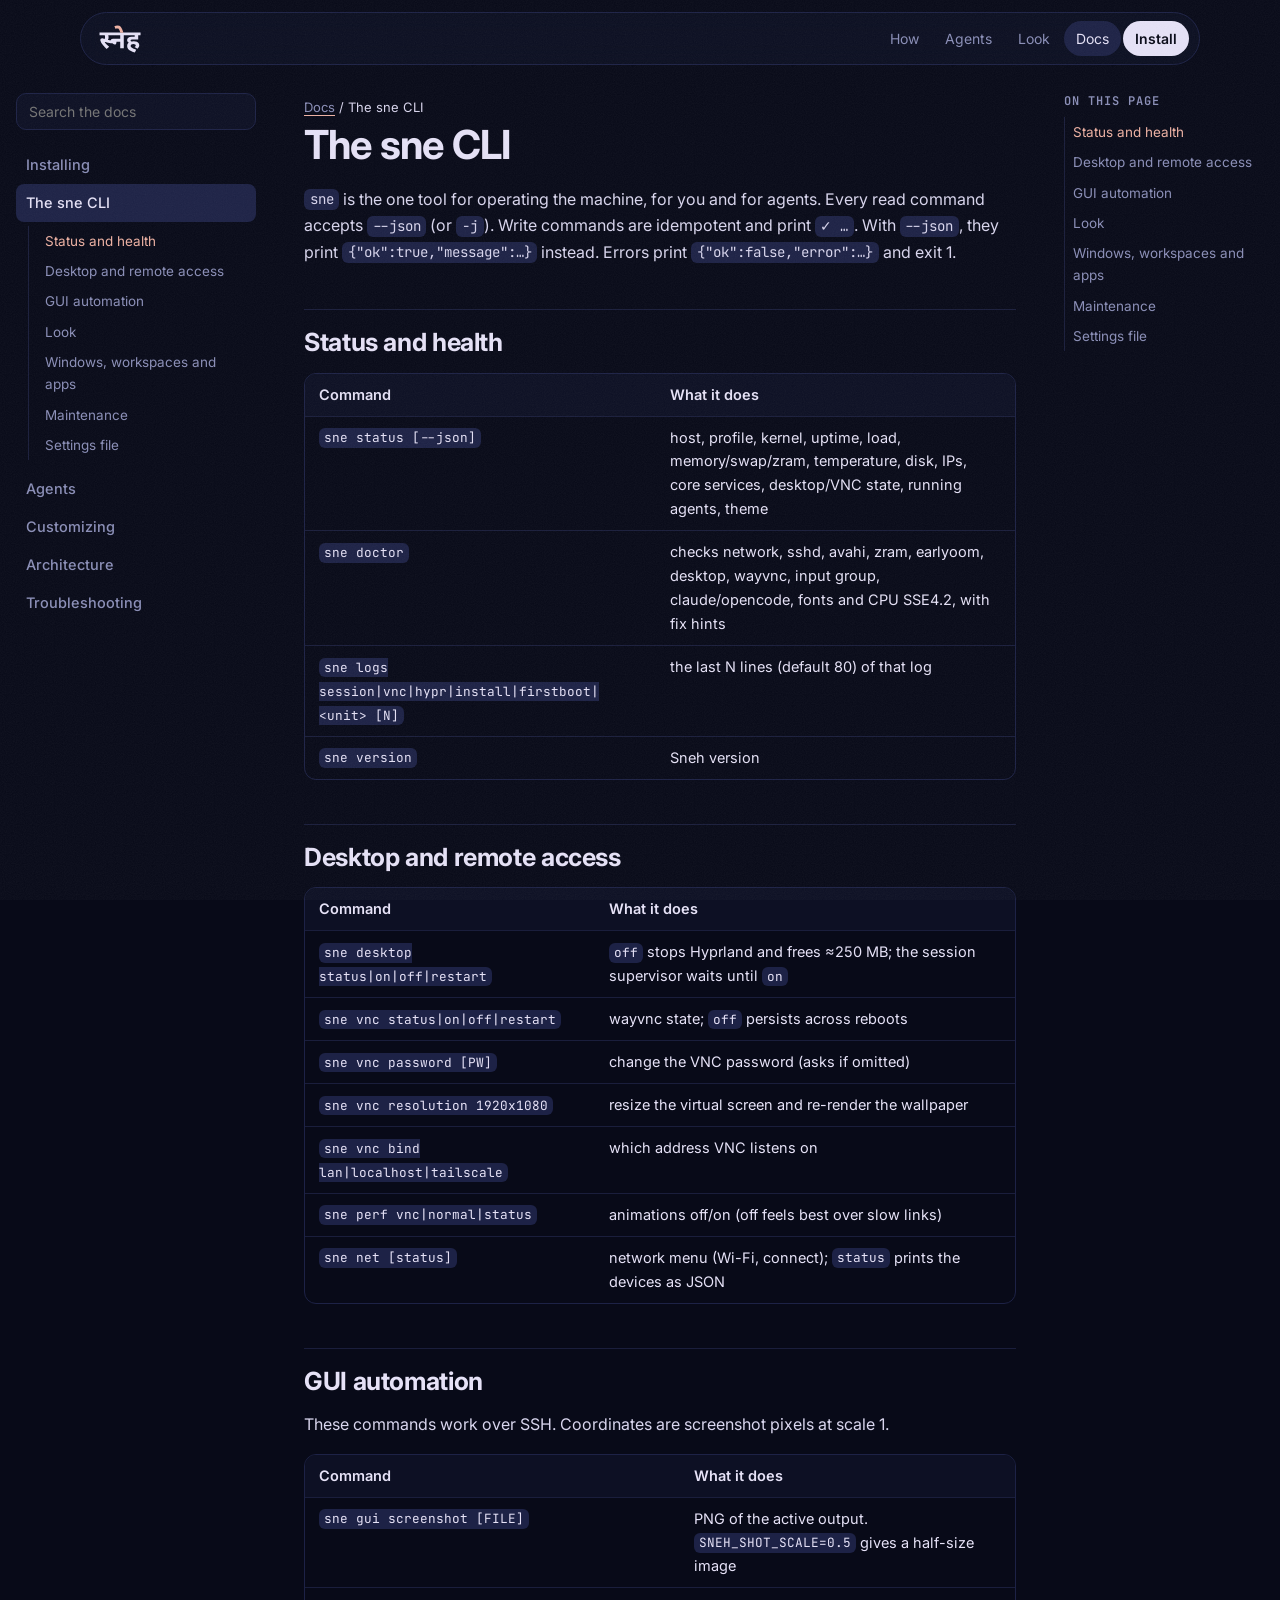
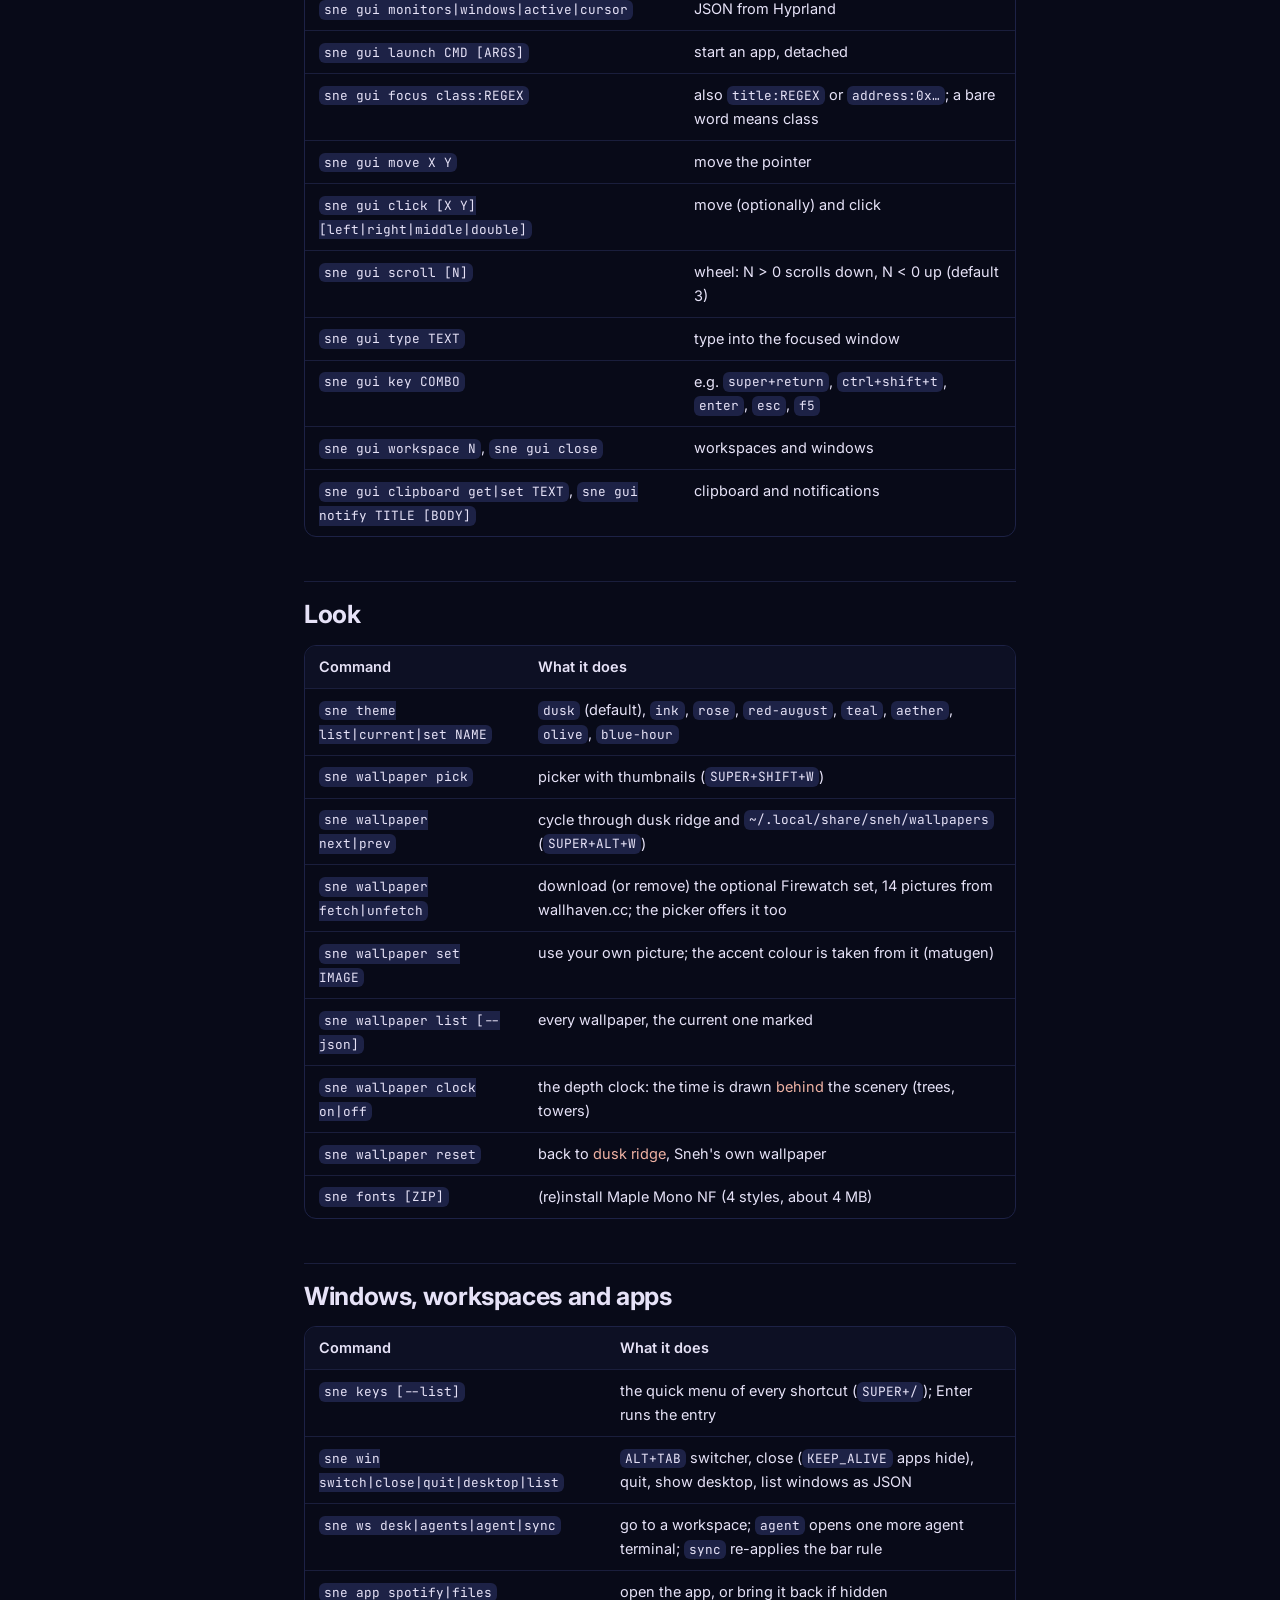
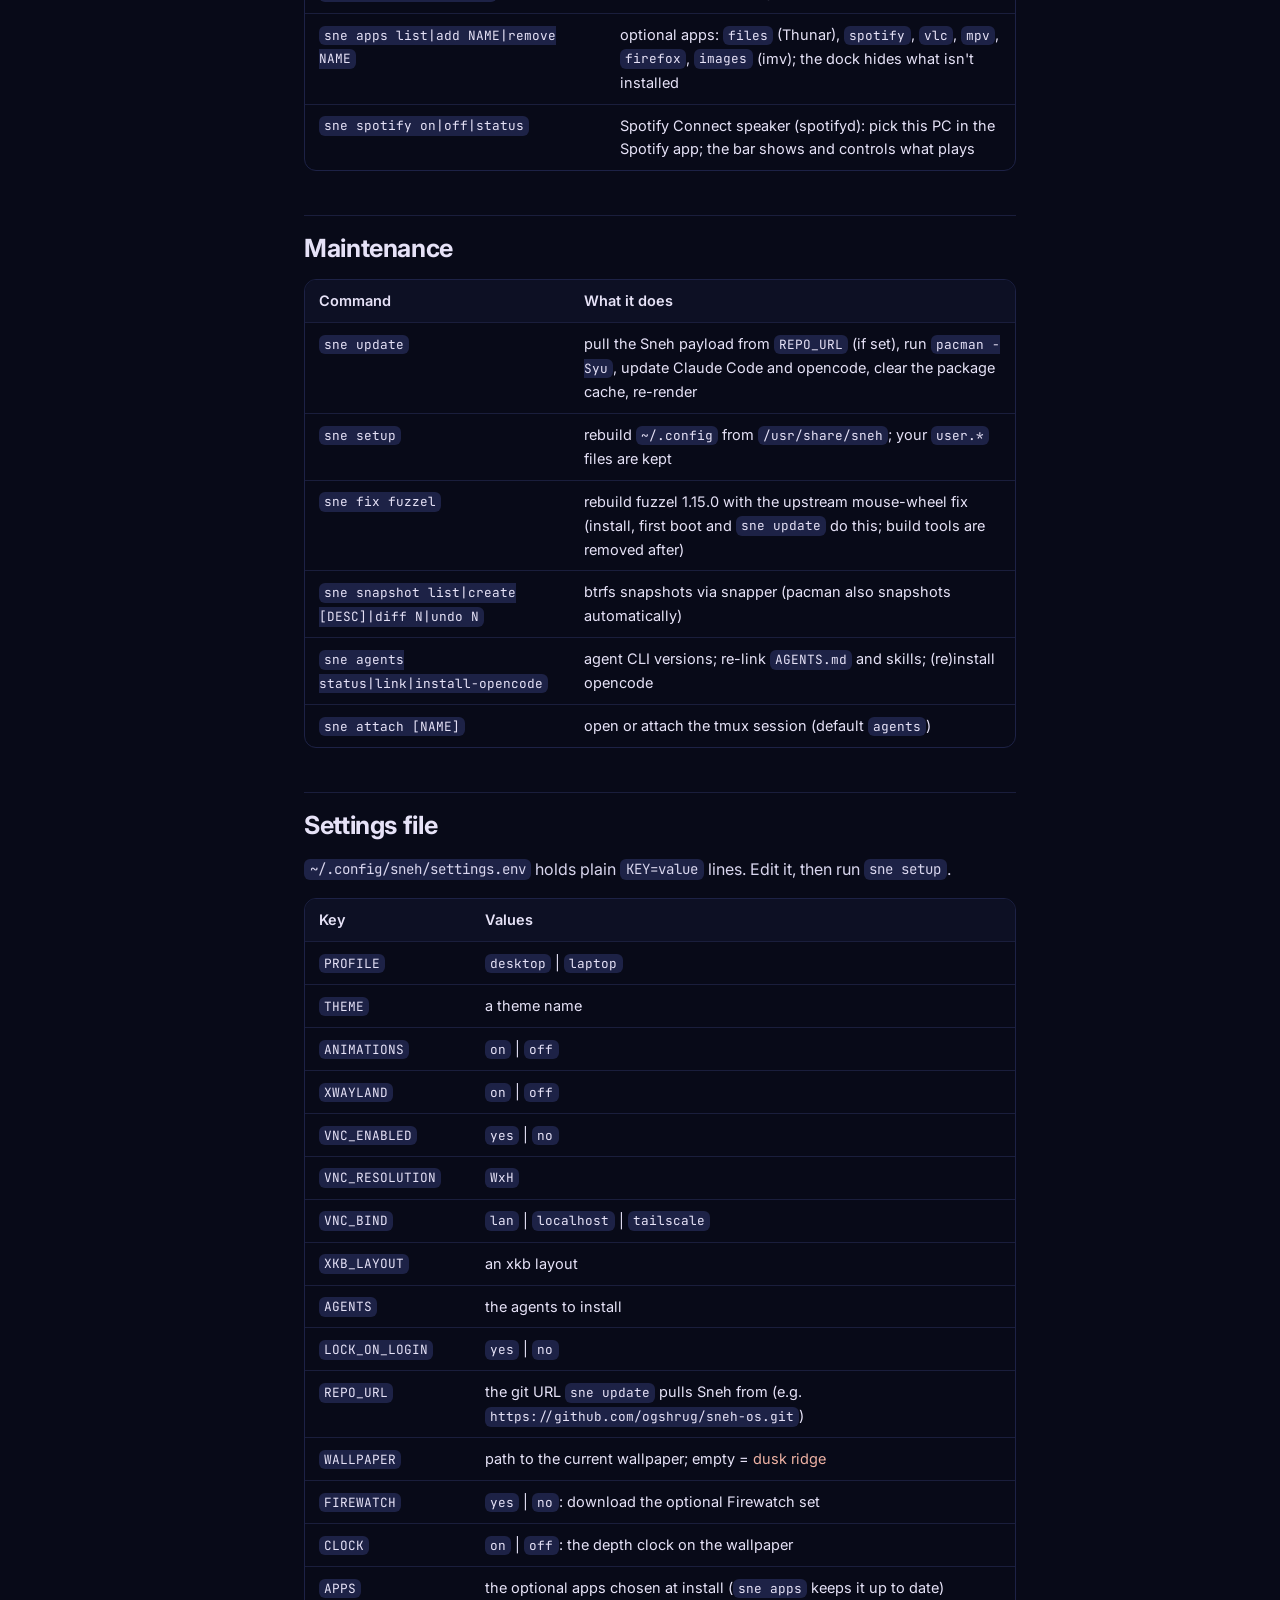
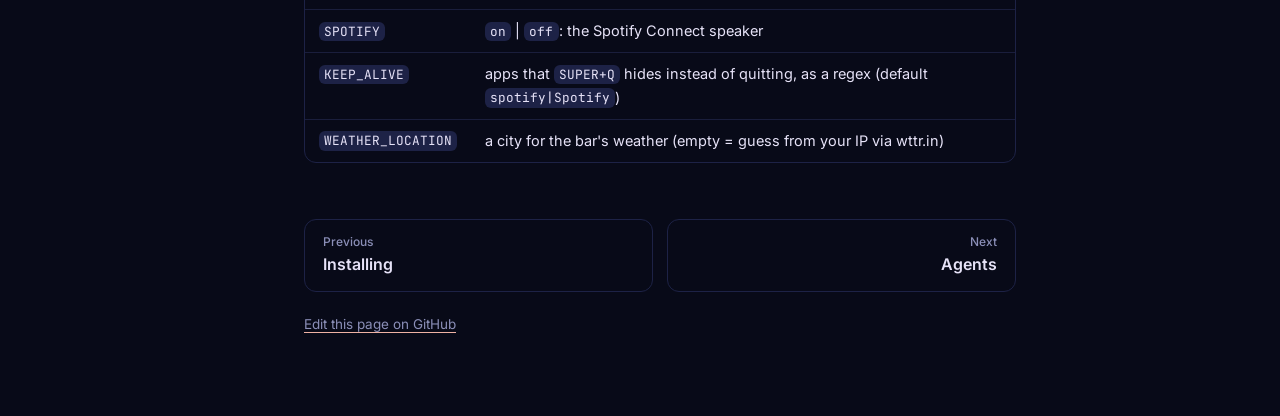
<file: website/docs/sne.html>
<!doctype html>
<html lang="en">
<head>
<meta charset="utf-8">
<meta name="viewport" content="width=device-width, initial-scale=1">
<title>The sne CLI · Sneh docs</title>
<link rel="icon" href="../assets/sneh-icon.svg" type="image/svg+xml">
<meta name="theme-color" content="#080a18">
<!-- link previews (Discord, WhatsApp, ...); %SITE_URL% is filled in by the Pages workflow -->
<meta property="og:type" content="website">
<meta property="og:site_name" content="Sneh">
<meta property="og:title" content="The sne CLI · Sneh docs">
<meta property="og:description" content="Sneh documentation: affection for old machines.">
<meta property="og:url" content="%SITE_URL%/docs/sne.html">
<meta property="og:image" content="%SITE_URL%/assets/og.png">
<meta property="og:image:width" content="1200">
<meta property="og:image:height" content="630">
<meta property="og:image:alt" content="स्नेह, affection for old machines">
<meta name="twitter:card" content="summary_large_image">
<link rel="preconnect" href="https://fonts.googleapis.com">
<link rel="preconnect" href="https://fonts.gstatic.com" crossorigin>
<link href="https://fonts.googleapis.com/css2?family=Inter:wght@400;500;600;700&family=JetBrains+Mono:wght@400;500&family=Noto+Sans+Devanagari:wght@500;700&display=swap" rel="stylesheet">
<link rel="stylesheet" href="../style.css">
</head>
<body class="docs-page">
<!-- generated by website/build-docs.py from docs/sne.md; edit the Markdown, not this file -->
<header class="nav">
  <a class="brand" href="../index.html" aria-label="स्नेह home"><svg class="mark" viewBox="-20 -916 1651 1099" aria-hidden="true" fill="currentColor"><path d="M277 23Q195 -59 141.5 -124Q88 -189 63 -233Q47 -261 40 -283.5Q33 -306 33 -325Q33 -357 52 -376.5Q71 -396 108 -396Q146 -396 175.5 -372.5Q205 -349 234 -316L152 -329Q188 -350 202.5 -378Q217 -406 217 -444Q217 -474 209 -500Q201 -526 187 -543L257 -510H0V-622H525V-510H308L331 -541Q343 -516 349.5 -489.5Q356 -463 356 -429Q356 -389 342.5 -358Q329 -327 307 -304L294 -289Q276 -269 252 -254Q228 -239 197 -227V-244Q222 -215 251 -184.5Q280 -154 313 -123Q346 -92 380 -61ZM441 -204Q392 -204 339 -217Q286 -230 236 -260L283 -345Q323 -329 357 -322.5Q391 -316 430 -316Q459 -316 487 -318.5Q515 -321 544 -325L549 -218Q524 -210 497.5 -207Q471 -204 441 -204ZM415 -622H1045V-510H953V0H813V-261H665V-239Q665 -195 647 -174Q629 -153 595 -153Q570 -153 544 -167.5Q518 -182 495.5 -205.5Q473 -229 459.5 -256.5Q446 -284 446 -308Q446 -337 462 -355Q478 -373 524 -373H813V-510H415ZM1171 -195Q1126 -226 1105 -258.5Q1084 -291 1084 -327Q1084 -388 1129 -420Q1174 -452 1258 -452H1381V-510H1030V-622H1611V-510H1519V-345H1279Q1249 -345 1235 -335Q1221 -325 1221 -306Q1221 -290 1233 -276Q1245 -262 1268 -249ZM1376 -51Q1398 -65 1410 -81.5Q1422 -98 1422 -116Q1422 -139 1401.5 -154.5Q1381 -170 1335 -170Q1281 -170 1252.5 -149.5Q1224 -129 1224 -93Q1224 -63 1247 -39Q1270 -15 1319 7Q1368 29 1443 54L1385 163Q1283 133 1216.5 96Q1150 59 1117.5 12.5Q1085 -34 1085 -91Q1085 -157 1119.5 -198Q1154 -239 1212 -258.5Q1270 -278 1342 -278Q1419 -278 1467 -256Q1515 -234 1537.5 -198.5Q1560 -163 1560 -121Q1560 -82 1543.5 -49Q1527 -16 1490 15Z"/><path fill="var(--accent)" d="M818 -615Q801 -667 787.5 -700Q774 -733 760.5 -751Q747 -769 731 -775.5Q715 -782 694 -782Q676 -782 656.5 -778Q637 -774 620 -767L585 -876Q612 -886 641.5 -891Q671 -896 700 -896Q746 -896 779.5 -883Q813 -870 839 -838.5Q865 -807 888.5 -752.5Q912 -698 938 -615Z"/></svg></a>
  <nav>
    <button class="menu-btn" type="button" aria-controls="docs-side" aria-expanded="false">Menu</button>
    <a href="../index.html#how">How</a>
    <a href="../index.html#agents">Agents</a>
    <a href="../index.html#look">Look</a>
    <a href="index.html" class="active">Docs</a>
    <a href="../index.html#install" class="nav-cta">Install</a>
  </nav>
</header>
<div class="docs">
  <aside class="docs-side" id="docs-side">
    <input type="search" id="docs-q" placeholder="Search the docs" aria-label="Search the docs" autocomplete="off">
    <ul class="docs-results" id="docs-results" hidden></ul>
    <nav class="docs-nav" aria-label="Docs pages"><a href="installing.html">Installing</a><a class="current" href="sne.html" aria-current="page">The sne CLI</a><ul><li class="l2"><a href="#status-and-health">Status and health</a></li><li class="l2"><a href="#desktop-and-remote-access">Desktop and remote access</a></li><li class="l2"><a href="#gui-automation">GUI automation</a></li><li class="l2"><a href="#look">Look</a></li><li class="l2"><a href="#windows-workspaces-and-apps">Windows, workspaces and apps</a></li><li class="l2"><a href="#maintenance">Maintenance</a></li><li class="l2"><a href="#settings-file">Settings file</a></li></ul><a href="agents.html">Agents</a><a href="customizing.html">Customizing</a><a href="architecture.html">Architecture</a><a href="troubleshooting.html">Troubleshooting</a></nav>
  </aside>
  <article class="docs-body" id="top">
    <p class="crumbs"><a href="index.html">Docs</a> / The sne CLI</p>
    <h1>The sne CLI</h1>
<p><code>sne</code> is the one tool for operating the machine, for you and for agents.
Every read command accepts <code>--json</code> (or <code>-j</code>). Write commands are idempotent and print <code>✓ …</code>.
With <code>--json</code>, they print <code>{&quot;ok&quot;:true,&quot;message&quot;:…}</code> instead. Errors print <code>{&quot;ok&quot;:false,&quot;error&quot;:…}</code> and exit 1.</p>

<h2 id="status-and-health"><a class="anchor" href="#status-and-health" aria-label="Link to this section">#</a>Status and health</h2>
<div class="table-wrap"><table>
<thead>
<tr>
<th>Command</th>
<th>What it does</th>
</tr>
</thead>
<tbody>
<tr>
<td><code>sne status [--json]</code></td>
<td>host, profile, kernel, uptime, load, memory/swap/zram, temperature, disk, IPs, core services, desktop/VNC state, running agents, theme</td>
</tr>
<tr>
<td><code>sne doctor</code></td>
<td>checks network, sshd, avahi, zram, earlyoom, desktop, wayvnc, input group, claude/opencode, fonts and CPU SSE4.2, with fix hints</td>
</tr>
<tr>
<td><code>sne logs session|vnc|hypr|install|firstboot|&lt;unit&gt; [N]</code></td>
<td>the last N lines (default 80) of that log</td>
</tr>
<tr>
<td><code>sne version</code></td>
<td>Sneh version</td>
</tr>
</tbody>
</table></div>

<h2 id="desktop-and-remote-access"><a class="anchor" href="#desktop-and-remote-access" aria-label="Link to this section">#</a>Desktop and remote access</h2>
<div class="table-wrap"><table>
<thead>
<tr>
<th>Command</th>
<th>What it does</th>
</tr>
</thead>
<tbody>
<tr>
<td><code>sne desktop status|on|off|restart</code></td>
<td><code>off</code> stops Hyprland and frees ≈250 MB; the session supervisor waits until <code>on</code></td>
</tr>
<tr>
<td><code>sne vnc status|on|off|restart</code></td>
<td>wayvnc state; <code>off</code> persists across reboots</td>
</tr>
<tr>
<td><code>sne vnc password [PW]</code></td>
<td>change the VNC password (asks if omitted)</td>
</tr>
<tr>
<td><code>sne vnc resolution 1920x1080</code></td>
<td>resize the virtual screen and re-render the wallpaper</td>
</tr>
<tr>
<td><code>sne vnc bind lan|localhost|tailscale</code></td>
<td>which address VNC listens on</td>
</tr>
<tr>
<td><code>sne perf vnc|normal|status</code></td>
<td>animations off/on (off feels best over slow links)</td>
</tr>
<tr>
<td><code>sne net [status]</code></td>
<td>network menu (Wi-Fi, connect); <code>status</code> prints the devices as JSON</td>
</tr>
</tbody>
</table></div>

<h2 id="gui-automation"><a class="anchor" href="#gui-automation" aria-label="Link to this section">#</a>GUI automation</h2>
<p>These commands work over SSH. Coordinates are screenshot pixels at scale 1.</p>
<div class="table-wrap"><table>
<thead>
<tr>
<th>Command</th>
<th>What it does</th>
</tr>
</thead>
<tbody>
<tr>
<td><code>sne gui screenshot [FILE]</code></td>
<td>PNG of the active output. <code>SNEH_SHOT_SCALE=0.5</code> gives a half-size image</td>
</tr>
<tr>
<td><code>sne gui monitors|windows|active|cursor</code></td>
<td>JSON from Hyprland</td>
</tr>
<tr>
<td><code>sne gui launch CMD [ARGS]</code></td>
<td>start an app, detached</td>
</tr>
<tr>
<td><code>sne gui focus class:REGEX</code></td>
<td>also <code>title:REGEX</code> or <code>address:0x…</code>; a bare word means class</td>
</tr>
<tr>
<td><code>sne gui move X Y</code></td>
<td>move the pointer</td>
</tr>
<tr>
<td><code>sne gui click [X Y] [left|right|middle|double]</code></td>
<td>move (optionally) and click</td>
</tr>
<tr>
<td><code>sne gui scroll [N]</code></td>
<td>wheel: N &gt; 0 scrolls down, N &lt; 0 up (default 3)</td>
</tr>
<tr>
<td><code>sne gui type TEXT</code></td>
<td>type into the focused window</td>
</tr>
<tr>
<td><code>sne gui key COMBO</code></td>
<td>e.g. <code>super+return</code>, <code>ctrl+shift+t</code>, <code>enter</code>, <code>esc</code>, <code>f5</code></td>
</tr>
<tr>
<td><code>sne gui workspace N</code>, <code>sne gui close</code></td>
<td>workspaces and windows</td>
</tr>
<tr>
<td><code>sne gui clipboard get|set TEXT</code>, <code>sne gui notify TITLE [BODY]</code></td>
<td>clipboard and notifications</td>
</tr>
</tbody>
</table></div>

<h2 id="look"><a class="anchor" href="#look" aria-label="Link to this section">#</a>Look</h2>
<div class="table-wrap"><table>
<thead>
<tr>
<th>Command</th>
<th>What it does</th>
</tr>
</thead>
<tbody>
<tr>
<td><code>sne theme list|current|set NAME</code></td>
<td><code>dusk</code> (default), <code>ink</code>, <code>rose</code>, <code>red-august</code>, <code>teal</code>, <code>aether</code>, <code>olive</code>, <code>blue-hour</code></td>
</tr>
<tr>
<td><code>sne wallpaper pick</code></td>
<td>picker with thumbnails (<code>SUPER+SHIFT+W</code>)</td>
</tr>
<tr>
<td><code>sne wallpaper next|prev</code></td>
<td>cycle through dusk ridge and <code>~/.local/share/sneh/wallpapers</code> (<code>SUPER+ALT+W</code>)</td>
</tr>
<tr>
<td><code>sne wallpaper fetch|unfetch</code></td>
<td>download (or remove) the optional Firewatch set, 14 pictures from wallhaven.cc; the picker offers it too</td>
</tr>
<tr>
<td><code>sne wallpaper set IMAGE</code></td>
<td>use your own picture; the accent colour is taken from it (matugen)</td>
</tr>
<tr>
<td><code>sne wallpaper list [--json]</code></td>
<td>every wallpaper, the current one marked</td>
</tr>
<tr>
<td><code>sne wallpaper clock on|off</code></td>
<td>the depth clock: the time is drawn <em>behind</em> the scenery (trees, towers)</td>
</tr>
<tr>
<td><code>sne wallpaper reset</code></td>
<td>back to <em>dusk ridge</em>, Sneh's own wallpaper</td>
</tr>
<tr>
<td><code>sne fonts [ZIP]</code></td>
<td>(re)install Maple Mono NF (4 styles, about 4 MB)</td>
</tr>
</tbody>
</table></div>

<h2 id="windows-workspaces-and-apps"><a class="anchor" href="#windows-workspaces-and-apps" aria-label="Link to this section">#</a>Windows, workspaces and apps</h2>
<div class="table-wrap"><table>
<thead>
<tr>
<th>Command</th>
<th>What it does</th>
</tr>
</thead>
<tbody>
<tr>
<td><code>sne keys [--list]</code></td>
<td>the quick menu of every shortcut (<code>SUPER+/</code>); Enter runs the entry</td>
</tr>
<tr>
<td><code>sne win switch|close|quit|desktop|list</code></td>
<td><code>ALT+TAB</code> switcher, close (<code>KEEP_ALIVE</code> apps hide), quit, show desktop, list windows as JSON</td>
</tr>
<tr>
<td><code>sne ws desk|agents|agent|sync</code></td>
<td>go to a workspace; <code>agent</code> opens one more agent terminal; <code>sync</code> re-applies the bar rule</td>
</tr>
<tr>
<td><code>sne app spotify|files</code></td>
<td>open the app, or bring it back if hidden</td>
</tr>
<tr>
<td><code>sne apps list|add NAME|remove NAME</code></td>
<td>optional apps: <code>files</code> (Thunar), <code>spotify</code>, <code>vlc</code>, <code>mpv</code>, <code>firefox</code>, <code>images</code> (imv); the dock hides what isn't installed</td>
</tr>
<tr>
<td><code>sne spotify on|off|status</code></td>
<td>Spotify Connect speaker (spotifyd): pick this PC in the Spotify app; the bar shows and controls what plays</td>
</tr>
</tbody>
</table></div>

<h2 id="maintenance"><a class="anchor" href="#maintenance" aria-label="Link to this section">#</a>Maintenance</h2>
<div class="table-wrap"><table>
<thead>
<tr>
<th>Command</th>
<th>What it does</th>
</tr>
</thead>
<tbody>
<tr>
<td><code>sne update</code></td>
<td>pull the Sneh payload from <code>REPO_URL</code> (if set), run <code>pacman -Syu</code>, update Claude Code and opencode, clear the package cache, re-render</td>
</tr>
<tr>
<td><code>sne setup</code></td>
<td>rebuild <code>~/.config</code> from <code>/usr/share/sneh</code>; your <code>user.*</code> files are kept</td>
</tr>
<tr>
<td><code>sne fix fuzzel</code></td>
<td>rebuild fuzzel 1.15.0 with the upstream mouse-wheel fix (install, first boot and <code>sne update</code> do this; build tools are removed after)</td>
</tr>
<tr>
<td><code>sne snapshot list|create [DESC]|diff N|undo N</code></td>
<td>btrfs snapshots via snapper (pacman also snapshots automatically)</td>
</tr>
<tr>
<td><code>sne agents status|link|install-opencode</code></td>
<td>agent CLI versions; re-link <code>AGENTS.md</code> and skills; (re)install opencode</td>
</tr>
<tr>
<td><code>sne attach [NAME]</code></td>
<td>open or attach the tmux session (default <code>agents</code>)</td>
</tr>
</tbody>
</table></div>

<h2 id="settings-file"><a class="anchor" href="#settings-file" aria-label="Link to this section">#</a>Settings file</h2>
<p><code>~/.config/sneh/settings.env</code> holds plain <code>KEY=value</code> lines. Edit it, then run <code>sne setup</code>.</p>
<div class="table-wrap"><table>
<thead>
<tr>
<th>Key</th>
<th>Values</th>
</tr>
</thead>
<tbody>
<tr>
<td><code>PROFILE</code></td>
<td><code>desktop</code> | <code>laptop</code></td>
</tr>
<tr>
<td><code>THEME</code></td>
<td>a theme name</td>
</tr>
<tr>
<td><code>ANIMATIONS</code></td>
<td><code>on</code> | <code>off</code></td>
</tr>
<tr>
<td><code>XWAYLAND</code></td>
<td><code>on</code> | <code>off</code></td>
</tr>
<tr>
<td><code>VNC_ENABLED</code></td>
<td><code>yes</code> | <code>no</code></td>
</tr>
<tr>
<td><code>VNC_RESOLUTION</code></td>
<td><code>WxH</code></td>
</tr>
<tr>
<td><code>VNC_BIND</code></td>
<td><code>lan</code> | <code>localhost</code> | <code>tailscale</code></td>
</tr>
<tr>
<td><code>XKB_LAYOUT</code></td>
<td>an xkb layout</td>
</tr>
<tr>
<td><code>AGENTS</code></td>
<td>the agents to install</td>
</tr>
<tr>
<td><code>LOCK_ON_LOGIN</code></td>
<td><code>yes</code> | <code>no</code></td>
</tr>
<tr>
<td><code>REPO_URL</code></td>
<td>the git URL <code>sne update</code> pulls Sneh from (e.g. <code>https://github.com/ogshrug/sneh-os.git</code>)</td>
</tr>
<tr>
<td><code>WALLPAPER</code></td>
<td>path to the current wallpaper; empty = <em>dusk ridge</em></td>
</tr>
<tr>
<td><code>FIREWATCH</code></td>
<td><code>yes</code> | <code>no</code>: download the optional Firewatch set</td>
</tr>
<tr>
<td><code>CLOCK</code></td>
<td><code>on</code> | <code>off</code>: the depth clock on the wallpaper</td>
</tr>
<tr>
<td><code>APPS</code></td>
<td>the optional apps chosen at install (<code>sne apps</code> keeps it up to date)</td>
</tr>
<tr>
<td><code>SPOTIFY</code></td>
<td><code>on</code> | <code>off</code>: the Spotify Connect speaker</td>
</tr>
<tr>
<td><code>KEEP_ALIVE</code></td>
<td>apps that <code>SUPER+Q</code> hides instead of quitting, as a regex (default <code>spotify|Spotify</code>)</td>
</tr>
<tr>
<td><code>WEATHER_LOCATION</code></td>
<td>a city for the bar's weather (empty = guess from your IP via wttr.in)</td>
</tr>
</tbody>
</table></div>

    <nav class="pager"><a class="prev" href="installing.html"><span>Previous</span>Installing</a><a class="next" href="agents.html"><span>Next</span>Agents</a></nav>
    <a class="edit" href="https://github.com/ogshrug/sneh-os/edit/main/docs/sne.md">Edit this page on GitHub</a>
  </article>
  <aside class="docs-toc"><p>On this page</p><ul><li class="l2"><a href="#status-and-health">Status and health</a></li><li class="l2"><a href="#desktop-and-remote-access">Desktop and remote access</a></li><li class="l2"><a href="#gui-automation">GUI automation</a></li><li class="l2"><a href="#look">Look</a></li><li class="l2"><a href="#windows-workspaces-and-apps">Windows, workspaces and apps</a></li><li class="l2"><a href="#maintenance">Maintenance</a></li><li class="l2"><a href="#settings-file">Settings file</a></li></ul></aside>
</div>
<script>
const INDEX = [{"f":"installing.html","n":"Installing","e":[{"t":"Installing","a":"top"},{"t":"What you need","a":"what-you-need"},{"t":"Choose an edition and an install mode","a":"choose-an-edition-and-an-install-mode"},{"t":"Screen","a":"choose-an-edition-and-an-install-mode"},{"t":"Audio, Bluetooth, battery","a":"choose-an-edition-and-an-install-mode"},{"t":"Sleeps / locks","a":"choose-an-edition-and-an-install-mode"},{"t":"VNC","a":"choose-an-edition-and-an-install-mode"},{"t":"Xwayland (X11 apps)","a":"choose-an-edition-and-an-install-mode"},{"t":"net","a":"choose-an-edition-and-an-install-mode"},{"t":"full","a":"choose-an-edition-and-an-install-mode"},{"t":"Choose an install style","a":"choose-an-install-style"},{"t":"Who answers the questions","a":"choose-an-install-style"},{"t":"Screen and keyboard on the target","a":"choose-an-install-style"},{"t":"Best for","a":"choose-an-install-style"},{"t":"Stick size","a":"choose-an-install-style"},{"t":"The graphical installer","a":"the-graphical-installer"},{"t":"Flash on Windows","a":"flash-on-windows"},{"t":"First boot of the stick","a":"first-boot-of-the-stick"},{"t":"Disk safety","a":"disk-safety"},{"t":"After the install","a":"after-the-install"},{"t":"Connect","a":"connect"},{"t":"Flash on Linux","a":"flash-on-linux"}]},{"f":"sne.html","n":"The sne CLI","e":[{"t":"The sne CLI","a":"top"},{"t":"Status and health","a":"status-and-health"},{"t":"sne status [--json]","a":"status-and-health"},{"t":"sne doctor","a":"status-and-health"},{"t":"sne logs session|vnc|hypr|install|firstboot|<unit> [N]","a":"status-and-health"},{"t":"sne version","a":"status-and-health"},{"t":"Desktop and remote access","a":"desktop-and-remote-access"},{"t":"sne desktop status|on|off|restart","a":"desktop-and-remote-access"},{"t":"sne vnc status|on|off|restart","a":"desktop-and-remote-access"},{"t":"sne vnc password [PW]","a":"desktop-and-remote-access"},{"t":"sne vnc resolution 1920x1080","a":"desktop-and-remote-access"},{"t":"sne vnc bind lan|localhost|tailscale","a":"desktop-and-remote-access"},{"t":"sne perf vnc|normal|status","a":"desktop-and-remote-access"},{"t":"sne net [status]","a":"desktop-and-remote-access"},{"t":"GUI automation","a":"gui-automation"},{"t":"sne gui screenshot [FILE]","a":"gui-automation"},{"t":"sne gui monitors|windows|active|cursor","a":"gui-automation"},{"t":"sne gui launch CMD [ARGS]","a":"gui-automation"},{"t":"sne gui focus class:REGEX","a":"gui-automation"},{"t":"sne gui move X Y","a":"gui-automation"},{"t":"sne gui click [X Y] [left|right|middle|double]","a":"gui-automation"},{"t":"sne gui scroll [N]","a":"gui-automation"},{"t":"sne gui type TEXT","a":"gui-automation"},{"t":"sne gui key COMBO","a":"gui-automation"},{"t":"sne gui workspace N, sne gui close","a":"gui-automation"},{"t":"sne gui clipboard get|set TEXT, sne gui notify TITLE [BODY]","a":"gui-automation"},{"t":"Look","a":"look"},{"t":"sne theme list|current|set NAME","a":"look"},{"t":"sne wallpaper pick","a":"look"},{"t":"sne wallpaper next|prev","a":"look"},{"t":"sne wallpaper fetch|unfetch","a":"look"},{"t":"sne wallpaper set IMAGE","a":"look"},{"t":"sne wallpaper list [--json]","a":"look"},{"t":"sne wallpaper clock on|off","a":"look"},{"t":"sne wallpaper reset","a":"look"},{"t":"sne fonts [ZIP]","a":"look"},{"t":"Windows, workspaces and apps","a":"windows-workspaces-and-apps"},{"t":"sne keys [--list]","a":"windows-workspaces-and-apps"},{"t":"sne win switch|close|quit|desktop|list","a":"windows-workspaces-and-apps"},{"t":"sne ws desk|agents|agent|sync","a":"windows-workspaces-and-apps"},{"t":"sne app spotify|files","a":"windows-workspaces-and-apps"},{"t":"sne apps list|add NAME|remove NAME","a":"windows-workspaces-and-apps"},{"t":"sne spotify on|off|status","a":"windows-workspaces-and-apps"},{"t":"Maintenance","a":"maintenance"},{"t":"sne update","a":"maintenance"},{"t":"sne setup","a":"maintenance"},{"t":"sne fix fuzzel","a":"maintenance"},{"t":"sne snapshot list|create [DESC]|diff N|undo N","a":"maintenance"},{"t":"sne agents status|link|install-opencode","a":"maintenance"},{"t":"sne attach [NAME]","a":"maintenance"},{"t":"Settings file","a":"settings-file"},{"t":"PROFILE","a":"settings-file"},{"t":"THEME","a":"settings-file"},{"t":"ANIMATIONS","a":"settings-file"},{"t":"XWAYLAND","a":"settings-file"},{"t":"VNCENABLED","a":"settings-file"},{"t":"VNCRESOLUTION","a":"settings-file"},{"t":"VNCBIND","a":"settings-file"},{"t":"XKBLAYOUT","a":"settings-file"},{"t":"AGENTS","a":"settings-file"},{"t":"LOCKONLOGIN","a":"settings-file"},{"t":"REPOURL","a":"settings-file"},{"t":"WALLPAPER","a":"settings-file"},{"t":"FIREWATCH","a":"settings-file"},{"t":"CLOCK","a":"settings-file"},{"t":"APPS","a":"settings-file"},{"t":"SPOTIFY","a":"settings-file"},{"t":"KEEPALIVE","a":"settings-file"},{"t":"WEATHERLOCATION","a":"settings-file"}]},{"f":"agents.html","n":"Agents","e":[{"t":"Agents","a":"top"},{"t":"The machine at a glance","a":"the-machine-at-a-glance"},{"t":"Base","a":"the-machine-at-a-glance"},{"t":"Profile","a":"the-machine-at-a-glance"},{"t":"Desktop","a":"the-machine-at-a-glance"},{"t":"Remote desktop","a":"the-machine-at-a-glance"},{"t":"Shell","a":"the-machine-at-a-glance"},{"t":"Workspaces","a":"the-machine-at-a-glance"},{"t":"Memory","a":"the-machine-at-a-glance"},{"t":"Disk","a":"the-machine-at-a-glance"},{"t":"Packages","a":"the-machine-at-a-glance"},{"t":"Network","a":"the-machine-at-a-glance"},{"t":"Sneh payload","a":"the-machine-at-a-glance"},{"t":"User settings","a":"the-machine-at-a-glance"},{"t":"sne — use it first","a":"sne-use-it-first"},{"t":"Seeing and driving the desktop (GUI automation)","a":"seeing-and-driving-the-desktop-gui-automation"},{"t":"Rules for changing this machine","a":"rules-for-changing-this-machine"},{"t":"Where things live","a":"where-things-live"},{"t":"Troubleshooting","a":"troubleshooting"}]},{"f":"customizing.html","n":"Customizing","e":[{"t":"Customizing","a":"top"},{"t":"Hyprland examples (user.lua)","a":"hyprland-examples-userlua"},{"t":"Making a theme","a":"making-a-theme"},{"t":"Packages","a":"packages"}]},{"f":"architecture.html","n":"Architecture","e":[{"t":"Architecture","a":"top"},{"t":"The stick","a":"the-stick"},{"t":"Installer stages (installer/)","a":"installer-stages-installer"},{"t":"install.sh","a":"installer-stages-installer"},{"t":"lib/common.sh","a":"installer-stages-installer"},{"t":"lib/gui.sh","a":"installer-stages-installer"},{"t":"lib/net.sh","a":"installer-stages-installer"},{"t":"lib/disk.sh","a":"installer-stages-installer"},{"t":"lib/base.sh","a":"installer-stages-installer"},{"t":"lib/chroot.sh","a":"installer-stages-installer"},{"t":"lib/finish.sh","a":"installer-stages-installer"},{"t":"Offline (full) mode","a":"offline-full-mode"},{"t":"The running system","a":"the-running-system"},{"t":"Workspaces","a":"workspaces"},{"t":"The depth-clock wallpaper","a":"the-depth-clock-wallpaper"},{"t":"The bar's data","a":"the-bars-data"},{"t":"Why these choices","a":"why-these-choices"}]},{"f":"troubleshooting.html","n":"Troubleshooting","e":[{"t":"Troubleshooting","a":"top"},{"t":"During the install","a":"during-the-install"},{"t":"The stick doesn't boot","a":"during-the-install"},{"t":"ssh root@<host>-install.local doesn't resolve","a":"during-the-install"},{"t":"The install stopped","a":"during-the-install"},{"t":"\"several internal disks found\"","a":"during-the-install"},{"t":"\"no internet after 90s\"","a":"during-the-install"},{"t":"\"pacstrap failed 3 times\"","a":"during-the-install"},{"t":"After the install","a":"after-the-install"},{"t":"Can't find <host>.local","a":"after-the-install"},{"t":"VNC says authentication failed or isn't supported","a":"after-the-install"},{"t":"VNC shows a black screen or the connection is refused","a":"after-the-install"},{"t":"The headless mini PC's desktop won't start at all","a":"after-the-install"},{"t":"Claude Code / opencode crash with \"SSE4.2\"","a":"after-the-install"},{"t":"Claude Code missing after a full (offline) install","a":"after-the-install"},{"t":"The wallpaper is the plain theme one, not dusk ridge","a":"after-the-install"},{"t":"No Firewatch wallpapers","a":"after-the-install"},{"t":"The mouse wheel doesn't scroll menus (keys, network, ALT+TAB, wallpapers)","a":"after-the-install"},{"t":"The wallpaper doesn't change / the clock stopped","a":"after-the-install"},{"t":"The bar or dock is missing on the desk (or showing on agents)","a":"after-the-install"},{"t":"The bar says \"Claude\" without a percentage","a":"after-the-install"},{"t":"Spotify: no sound","a":"after-the-install"},{"t":"Out of memory","a":"after-the-install"},{"t":"Something broke after a change","a":"after-the-install"},{"t":"Rescue","a":"rescue"}]}];

// search: page titles, section headings and the first column of tables
const q = document.getElementById('docs-q'), res = document.getElementById('docs-results'), nav = document.querySelector('.docs-nav');
q.addEventListener('input', () => {
  const s = q.value.trim().toLowerCase();
  if (!s) { res.hidden = true; nav.hidden = false; return; }
  const hits = [];
  for (const p of INDEX) for (const e of p.e) if (e.t.toLowerCase().includes(s)) hits.push([p, e]);
  res.innerHTML = hits.slice(0, 40).map(([p, e]) =>
    `<li><a href="${p.f}#${e.a}"><b>${e.t.replace(/[&<>]/g, c => ({'&':'&amp;','<':'&lt;','>':'&gt;'}[c]))}</b><span>${p.n}</span></a></li>`).join('')
    || '<li class="none">No matches</li>';
  res.hidden = false; nav.hidden = true;
});
q.addEventListener('keydown', e => { if (e.key === 'Enter') { const a = res.querySelector('a'); if (a) location.href = a.href; } });
document.addEventListener('keydown', e => { if (e.key === '/' && document.activeElement !== q) { e.preventDefault(); q.focus(); } });
// "On this page": highlight the section in view
const links = [...document.querySelectorAll('.docs-toc a, .docs-nav .current + ul a')];
const heads = [...document.querySelectorAll('.docs-body h2[id], .docs-body h3[id]')];
const spy = () => {
  let id = heads.length ? heads[0].id : '';
  for (const h of heads) if (h.getBoundingClientRect().top < 120) id = h.id;
  links.forEach(a => a.classList.toggle('on', a.getAttribute('href') === '#' + id));
};
addEventListener('scroll', spy, { passive: true }); spy();
// copy buttons on code blocks
document.querySelectorAll('.docs-body pre').forEach(pre => {
  const b = document.createElement('button'); b.className = 'copy'; b.type = 'button'; b.textContent = 'Copy';
  b.addEventListener('click', () => navigator.clipboard.writeText(pre.innerText.replace(/Copy$/, '').trim())
    .then(() => { b.textContent = 'Copied'; setTimeout(() => b.textContent = 'Copy', 1200); }));
  pre.appendChild(b);
});
// small screens: the sidebar opens from the Menu button
const mb = document.querySelector('.menu-btn'), side = document.getElementById('docs-side');
mb.addEventListener('click', () => { const o = side.classList.toggle('open'); mb.setAttribute('aria-expanded', o); });
side.addEventListener('click', e => { if (e.target.closest('a')) { side.classList.remove('open'); mb.setAttribute('aria-expanded', false); } });

</script>
</body>
</html>
</file>
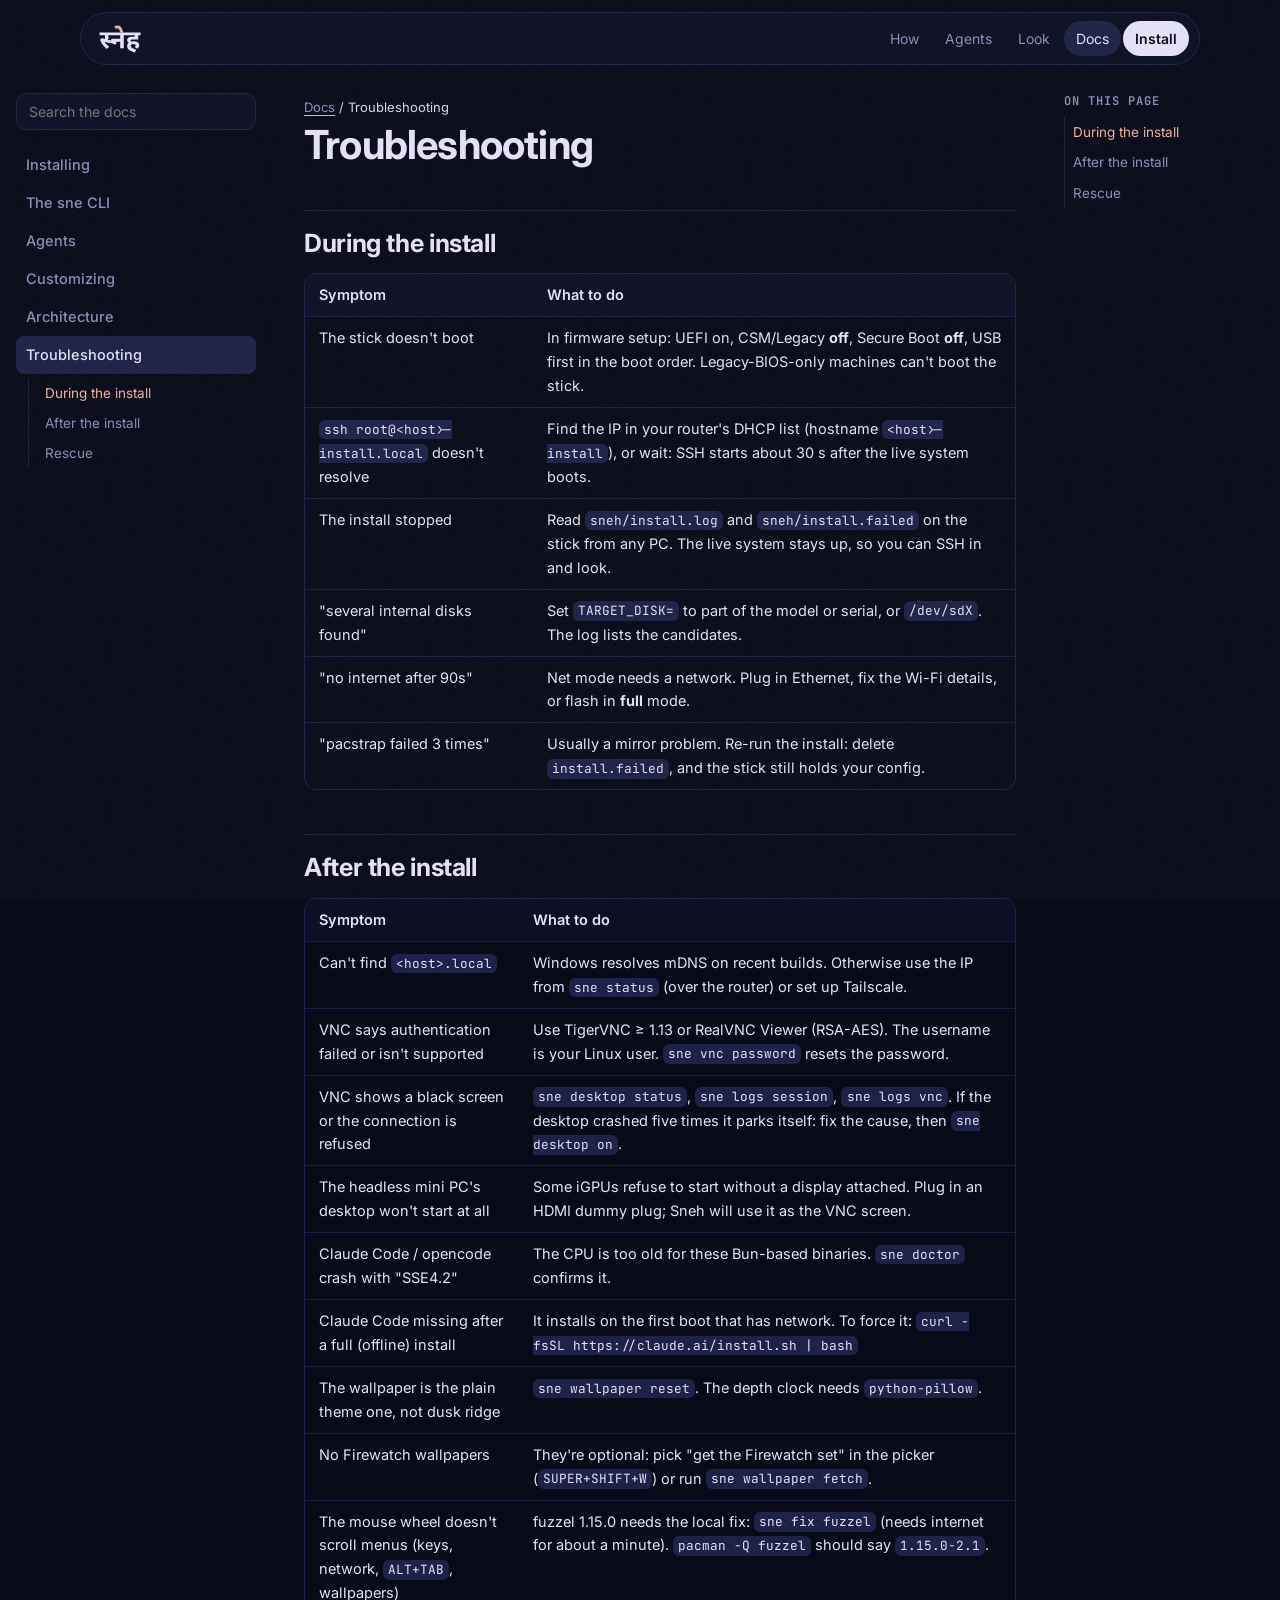
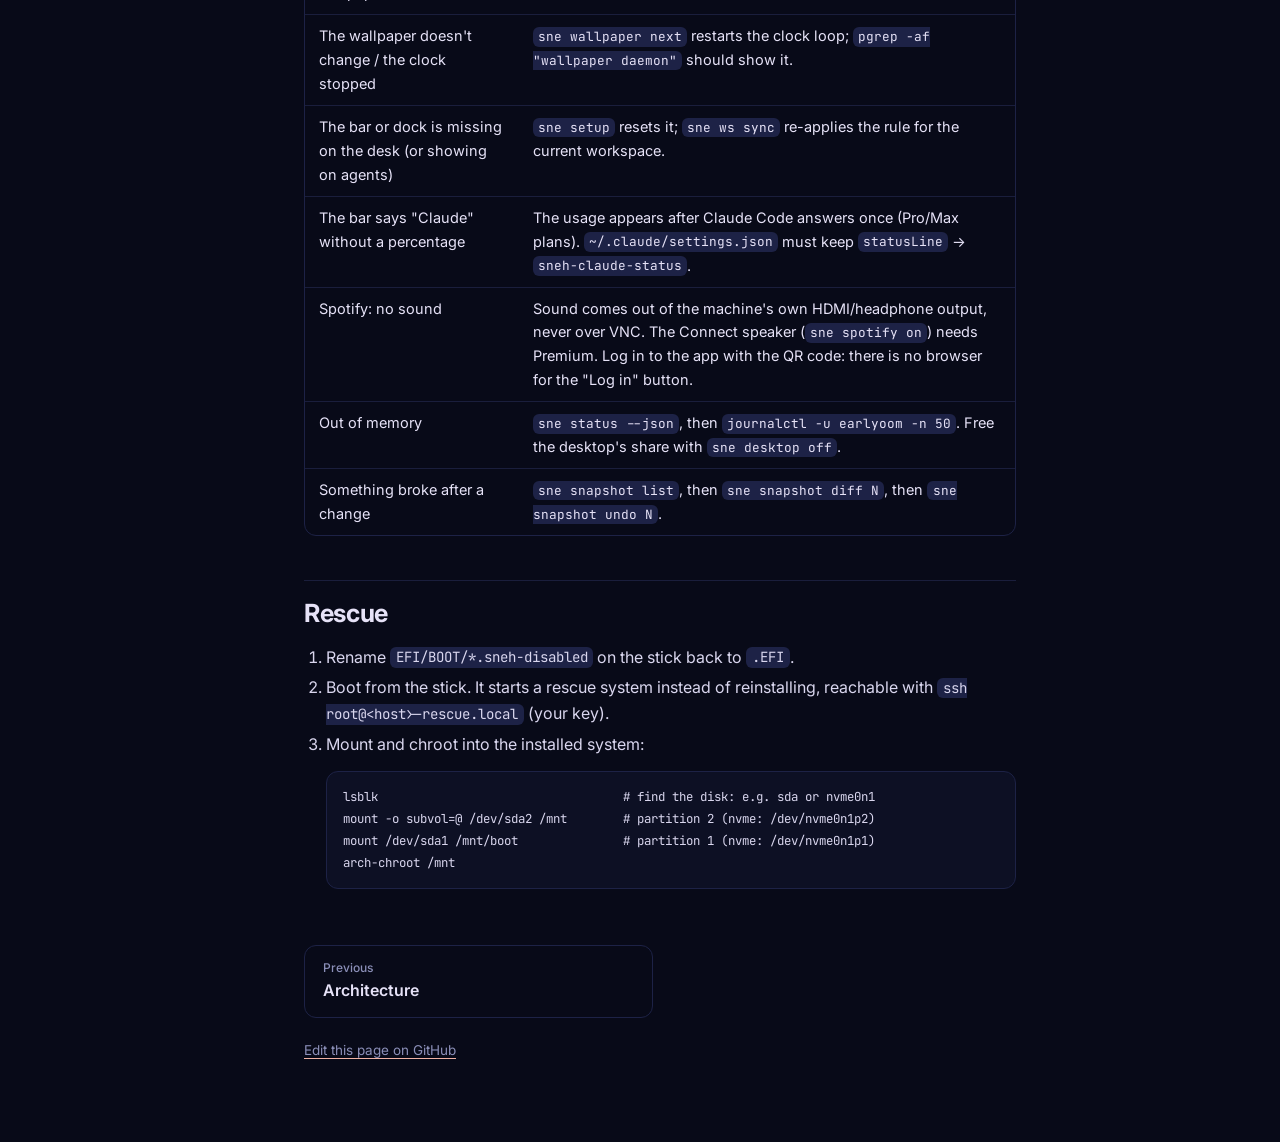
<file: website/docs/troubleshooting.html>
<!doctype html>
<html lang="en">
<head>
<meta charset="utf-8">
<meta name="viewport" content="width=device-width, initial-scale=1">
<title>Troubleshooting · Sneh docs</title>
<link rel="icon" href="../assets/sneh-icon.svg" type="image/svg+xml">
<meta name="theme-color" content="#080a18">
<!-- link previews (Discord, WhatsApp, ...); %SITE_URL% is filled in by the Pages workflow -->
<meta property="og:type" content="website">
<meta property="og:site_name" content="Sneh">
<meta property="og:title" content="Troubleshooting · Sneh docs">
<meta property="og:description" content="Sneh documentation: affection for old machines.">
<meta property="og:url" content="%SITE_URL%/docs/troubleshooting.html">
<meta property="og:image" content="%SITE_URL%/assets/og.png">
<meta property="og:image:width" content="1200">
<meta property="og:image:height" content="630">
<meta property="og:image:alt" content="स्नेह, affection for old machines">
<meta name="twitter:card" content="summary_large_image">
<link rel="preconnect" href="https://fonts.googleapis.com">
<link rel="preconnect" href="https://fonts.gstatic.com" crossorigin>
<link href="https://fonts.googleapis.com/css2?family=Inter:wght@400;500;600;700&family=JetBrains+Mono:wght@400;500&family=Noto+Sans+Devanagari:wght@500;700&display=swap" rel="stylesheet">
<link rel="stylesheet" href="../style.css">
</head>
<body class="docs-page">
<!-- generated by website/build-docs.py from docs/troubleshooting.md; edit the Markdown, not this file -->
<header class="nav">
  <a class="brand" href="../index.html" aria-label="स्नेह home"><svg class="mark" viewBox="-20 -916 1651 1099" aria-hidden="true" fill="currentColor"><path d="M277 23Q195 -59 141.5 -124Q88 -189 63 -233Q47 -261 40 -283.5Q33 -306 33 -325Q33 -357 52 -376.5Q71 -396 108 -396Q146 -396 175.5 -372.5Q205 -349 234 -316L152 -329Q188 -350 202.5 -378Q217 -406 217 -444Q217 -474 209 -500Q201 -526 187 -543L257 -510H0V-622H525V-510H308L331 -541Q343 -516 349.5 -489.5Q356 -463 356 -429Q356 -389 342.5 -358Q329 -327 307 -304L294 -289Q276 -269 252 -254Q228 -239 197 -227V-244Q222 -215 251 -184.5Q280 -154 313 -123Q346 -92 380 -61ZM441 -204Q392 -204 339 -217Q286 -230 236 -260L283 -345Q323 -329 357 -322.5Q391 -316 430 -316Q459 -316 487 -318.5Q515 -321 544 -325L549 -218Q524 -210 497.5 -207Q471 -204 441 -204ZM415 -622H1045V-510H953V0H813V-261H665V-239Q665 -195 647 -174Q629 -153 595 -153Q570 -153 544 -167.5Q518 -182 495.5 -205.5Q473 -229 459.5 -256.5Q446 -284 446 -308Q446 -337 462 -355Q478 -373 524 -373H813V-510H415ZM1171 -195Q1126 -226 1105 -258.5Q1084 -291 1084 -327Q1084 -388 1129 -420Q1174 -452 1258 -452H1381V-510H1030V-622H1611V-510H1519V-345H1279Q1249 -345 1235 -335Q1221 -325 1221 -306Q1221 -290 1233 -276Q1245 -262 1268 -249ZM1376 -51Q1398 -65 1410 -81.5Q1422 -98 1422 -116Q1422 -139 1401.5 -154.5Q1381 -170 1335 -170Q1281 -170 1252.5 -149.5Q1224 -129 1224 -93Q1224 -63 1247 -39Q1270 -15 1319 7Q1368 29 1443 54L1385 163Q1283 133 1216.5 96Q1150 59 1117.5 12.5Q1085 -34 1085 -91Q1085 -157 1119.5 -198Q1154 -239 1212 -258.5Q1270 -278 1342 -278Q1419 -278 1467 -256Q1515 -234 1537.5 -198.5Q1560 -163 1560 -121Q1560 -82 1543.5 -49Q1527 -16 1490 15Z"/><path fill="var(--accent)" d="M818 -615Q801 -667 787.5 -700Q774 -733 760.5 -751Q747 -769 731 -775.5Q715 -782 694 -782Q676 -782 656.5 -778Q637 -774 620 -767L585 -876Q612 -886 641.5 -891Q671 -896 700 -896Q746 -896 779.5 -883Q813 -870 839 -838.5Q865 -807 888.5 -752.5Q912 -698 938 -615Z"/></svg></a>
  <nav>
    <button class="menu-btn" type="button" aria-controls="docs-side" aria-expanded="false">Menu</button>
    <a href="../index.html#how">How</a>
    <a href="../index.html#agents">Agents</a>
    <a href="../index.html#look">Look</a>
    <a href="index.html" class="active">Docs</a>
    <a href="../index.html#install" class="nav-cta">Install</a>
  </nav>
</header>
<div class="docs">
  <aside class="docs-side" id="docs-side">
    <input type="search" id="docs-q" placeholder="Search the docs" aria-label="Search the docs" autocomplete="off">
    <ul class="docs-results" id="docs-results" hidden></ul>
    <nav class="docs-nav" aria-label="Docs pages"><a href="installing.html">Installing</a><a href="sne.html">The sne CLI</a><a href="agents.html">Agents</a><a href="customizing.html">Customizing</a><a href="architecture.html">Architecture</a><a class="current" href="troubleshooting.html" aria-current="page">Troubleshooting</a><ul><li class="l2"><a href="#during-the-install">During the install</a></li><li class="l2"><a href="#after-the-install">After the install</a></li><li class="l2"><a href="#rescue">Rescue</a></li></ul></nav>
  </aside>
  <article class="docs-body" id="top">
    <p class="crumbs"><a href="index.html">Docs</a> / Troubleshooting</p>
    <h1>Troubleshooting</h1>

<h2 id="during-the-install"><a class="anchor" href="#during-the-install" aria-label="Link to this section">#</a>During the install</h2>
<div class="table-wrap"><table>
<thead>
<tr>
<th>Symptom</th>
<th>What to do</th>
</tr>
</thead>
<tbody>
<tr>
<td>The stick doesn't boot</td>
<td>In firmware setup: UEFI on, CSM/Legacy <strong>off</strong>, Secure Boot <strong>off</strong>, USB first in the boot order. Legacy-BIOS-only machines can't boot the stick.</td>
</tr>
<tr>
<td><code>ssh root@&lt;host&gt;-install.local</code> doesn't resolve</td>
<td>Find the IP in your router's DHCP list (hostname <code>&lt;host&gt;-install</code>), or wait: SSH starts about 30 s after the live system boots.</td>
</tr>
<tr>
<td>The install stopped</td>
<td>Read <code>sneh/install.log</code> and <code>sneh/install.failed</code> on the stick from any PC. The live system stays up, so you can SSH in and look.</td>
</tr>
<tr>
<td>&quot;several internal disks found&quot;</td>
<td>Set <code>TARGET_DISK=</code> to part of the model or serial, or <code>/dev/sdX</code>. The log lists the candidates.</td>
</tr>
<tr>
<td>&quot;no internet after 90s&quot;</td>
<td>Net mode needs a network. Plug in Ethernet, fix the Wi-Fi details, or flash in <strong>full</strong> mode.</td>
</tr>
<tr>
<td>&quot;pacstrap failed 3 times&quot;</td>
<td>Usually a mirror problem. Re-run the install: delete <code>install.failed</code>, and the stick still holds your config.</td>
</tr>
</tbody>
</table></div>

<h2 id="after-the-install"><a class="anchor" href="#after-the-install" aria-label="Link to this section">#</a>After the install</h2>
<div class="table-wrap"><table>
<thead>
<tr>
<th>Symptom</th>
<th>What to do</th>
</tr>
</thead>
<tbody>
<tr>
<td>Can't find <code>&lt;host&gt;.local</code></td>
<td>Windows resolves mDNS on recent builds. Otherwise use the IP from <code>sne status</code> (over the router) or set up Tailscale.</td>
</tr>
<tr>
<td>VNC says authentication failed or isn't supported</td>
<td>Use TigerVNC ≥ 1.13 or RealVNC Viewer (RSA-AES). The username is your Linux user. <code>sne vnc password</code> resets the password.</td>
</tr>
<tr>
<td>VNC shows a black screen or the connection is refused</td>
<td><code>sne desktop status</code>, <code>sne logs session</code>, <code>sne logs vnc</code>. If the desktop crashed five times it parks itself: fix the cause, then <code>sne desktop on</code>.</td>
</tr>
<tr>
<td>The headless mini PC's desktop won't start at all</td>
<td>Some iGPUs refuse to start without a display attached. Plug in an HDMI dummy plug; Sneh will use it as the VNC screen.</td>
</tr>
<tr>
<td>Claude Code / opencode crash with &quot;SSE4.2&quot;</td>
<td>The CPU is too old for these Bun-based binaries. <code>sne doctor</code> confirms it.</td>
</tr>
<tr>
<td>Claude Code missing after a full (offline) install</td>
<td>It installs on the first boot that has network. To force it: <code>curl -fsSL https://claude.ai/install.sh | bash</code></td>
</tr>
<tr>
<td>The wallpaper is the plain theme one, not dusk ridge</td>
<td><code>sne wallpaper reset</code>. The depth clock needs <code>python-pillow</code>.</td>
</tr>
<tr>
<td>No Firewatch wallpapers</td>
<td>They're optional: pick &quot;get the Firewatch set&quot; in the picker (<code>SUPER+SHIFT+W</code>) or run <code>sne wallpaper fetch</code>.</td>
</tr>
<tr>
<td>The mouse wheel doesn't scroll menus (keys, network, <code>ALT+TAB</code>, wallpapers)</td>
<td>fuzzel 1.15.0 needs the local fix: <code>sne fix fuzzel</code> (needs internet for about a minute). <code>pacman -Q fuzzel</code> should say <code>1.15.0-2.1</code>.</td>
</tr>
<tr>
<td>The wallpaper doesn't change / the clock stopped</td>
<td><code>sne wallpaper next</code> restarts the clock loop; <code>pgrep -af &quot;wallpaper daemon&quot;</code> should show it.</td>
</tr>
<tr>
<td>The bar or dock is missing on the desk (or showing on agents)</td>
<td><code>sne setup</code> resets it; <code>sne ws sync</code> re-applies the rule for the current workspace.</td>
</tr>
<tr>
<td>The bar says &quot;Claude&quot; without a percentage</td>
<td>The usage appears after Claude Code answers once (Pro/Max plans). <code>~/.claude/settings.json</code> must keep <code>statusLine</code> → <code>sneh-claude-status</code>.</td>
</tr>
<tr>
<td>Spotify: no sound</td>
<td>Sound comes out of the machine's own HDMI/headphone output, never over VNC. The Connect speaker (<code>sne spotify on</code>) needs Premium. Log in to the app with the QR code: there is no browser for the &quot;Log in&quot; button.</td>
</tr>
<tr>
<td>Out of memory</td>
<td><code>sne status --json</code>, then <code>journalctl -u earlyoom -n 50</code>. Free the desktop's share with <code>sne desktop off</code>.</td>
</tr>
<tr>
<td>Something broke after a change</td>
<td><code>sne snapshot list</code>, then <code>sne snapshot diff N</code>, then <code>sne snapshot undo N</code>.</td>
</tr>
</tbody>
</table></div>

<h2 id="rescue"><a class="anchor" href="#rescue" aria-label="Link to this section">#</a>Rescue</h2>
<ol>
<li>Rename <code>EFI/BOOT/*.sneh-disabled</code> on the stick back to <code>.EFI</code>.</li>
<li>Boot from the stick. It starts a rescue system instead of reinstalling, reachable with <code>ssh root@&lt;host&gt;-rescue.local</code> (your key).</li>
<li>Mount and chroot into the installed system:<pre><code class="language-sh">lsblk                                   # find the disk: e.g. sda or nvme0n1
mount -o subvol=@ /dev/sda2 /mnt        # partition 2 (nvme: /dev/nvme0n1p2)
mount /dev/sda1 /mnt/boot               # partition 1 (nvme: /dev/nvme0n1p1)
arch-chroot /mnt
</code></pre>
</li>
</ol>

    <nav class="pager"><a class="prev" href="architecture.html"><span>Previous</span>Architecture</a></nav>
    <a class="edit" href="https://github.com/ogshrug/sneh-os/edit/main/docs/troubleshooting.md">Edit this page on GitHub</a>
  </article>
  <aside class="docs-toc"><p>On this page</p><ul><li class="l2"><a href="#during-the-install">During the install</a></li><li class="l2"><a href="#after-the-install">After the install</a></li><li class="l2"><a href="#rescue">Rescue</a></li></ul></aside>
</div>
<script>
const INDEX = [{"f":"installing.html","n":"Installing","e":[{"t":"Installing","a":"top"},{"t":"What you need","a":"what-you-need"},{"t":"Choose an edition and an install mode","a":"choose-an-edition-and-an-install-mode"},{"t":"Screen","a":"choose-an-edition-and-an-install-mode"},{"t":"Audio, Bluetooth, battery","a":"choose-an-edition-and-an-install-mode"},{"t":"Sleeps / locks","a":"choose-an-edition-and-an-install-mode"},{"t":"VNC","a":"choose-an-edition-and-an-install-mode"},{"t":"Xwayland (X11 apps)","a":"choose-an-edition-and-an-install-mode"},{"t":"net","a":"choose-an-edition-and-an-install-mode"},{"t":"full","a":"choose-an-edition-and-an-install-mode"},{"t":"Choose an install style","a":"choose-an-install-style"},{"t":"Who answers the questions","a":"choose-an-install-style"},{"t":"Screen and keyboard on the target","a":"choose-an-install-style"},{"t":"Best for","a":"choose-an-install-style"},{"t":"Stick size","a":"choose-an-install-style"},{"t":"The graphical installer","a":"the-graphical-installer"},{"t":"Flash on Windows","a":"flash-on-windows"},{"t":"First boot of the stick","a":"first-boot-of-the-stick"},{"t":"Disk safety","a":"disk-safety"},{"t":"After the install","a":"after-the-install"},{"t":"Connect","a":"connect"},{"t":"Flash on Linux","a":"flash-on-linux"}]},{"f":"sne.html","n":"The sne CLI","e":[{"t":"The sne CLI","a":"top"},{"t":"Status and health","a":"status-and-health"},{"t":"sne status [--json]","a":"status-and-health"},{"t":"sne doctor","a":"status-and-health"},{"t":"sne logs session|vnc|hypr|install|firstboot|<unit> [N]","a":"status-and-health"},{"t":"sne version","a":"status-and-health"},{"t":"Desktop and remote access","a":"desktop-and-remote-access"},{"t":"sne desktop status|on|off|restart","a":"desktop-and-remote-access"},{"t":"sne vnc status|on|off|restart","a":"desktop-and-remote-access"},{"t":"sne vnc password [PW]","a":"desktop-and-remote-access"},{"t":"sne vnc resolution 1920x1080","a":"desktop-and-remote-access"},{"t":"sne vnc bind lan|localhost|tailscale","a":"desktop-and-remote-access"},{"t":"sne perf vnc|normal|status","a":"desktop-and-remote-access"},{"t":"sne net [status]","a":"desktop-and-remote-access"},{"t":"GUI automation","a":"gui-automation"},{"t":"sne gui screenshot [FILE]","a":"gui-automation"},{"t":"sne gui monitors|windows|active|cursor","a":"gui-automation"},{"t":"sne gui launch CMD [ARGS]","a":"gui-automation"},{"t":"sne gui focus class:REGEX","a":"gui-automation"},{"t":"sne gui move X Y","a":"gui-automation"},{"t":"sne gui click [X Y] [left|right|middle|double]","a":"gui-automation"},{"t":"sne gui scroll [N]","a":"gui-automation"},{"t":"sne gui type TEXT","a":"gui-automation"},{"t":"sne gui key COMBO","a":"gui-automation"},{"t":"sne gui workspace N, sne gui close","a":"gui-automation"},{"t":"sne gui clipboard get|set TEXT, sne gui notify TITLE [BODY]","a":"gui-automation"},{"t":"Look","a":"look"},{"t":"sne theme list|current|set NAME","a":"look"},{"t":"sne wallpaper pick","a":"look"},{"t":"sne wallpaper next|prev","a":"look"},{"t":"sne wallpaper fetch|unfetch","a":"look"},{"t":"sne wallpaper set IMAGE","a":"look"},{"t":"sne wallpaper list [--json]","a":"look"},{"t":"sne wallpaper clock on|off","a":"look"},{"t":"sne wallpaper reset","a":"look"},{"t":"sne fonts [ZIP]","a":"look"},{"t":"Windows, workspaces and apps","a":"windows-workspaces-and-apps"},{"t":"sne keys [--list]","a":"windows-workspaces-and-apps"},{"t":"sne win switch|close|quit|desktop|list","a":"windows-workspaces-and-apps"},{"t":"sne ws desk|agents|agent|sync","a":"windows-workspaces-and-apps"},{"t":"sne app spotify|files","a":"windows-workspaces-and-apps"},{"t":"sne apps list|add NAME|remove NAME","a":"windows-workspaces-and-apps"},{"t":"sne spotify on|off|status","a":"windows-workspaces-and-apps"},{"t":"Maintenance","a":"maintenance"},{"t":"sne update","a":"maintenance"},{"t":"sne setup","a":"maintenance"},{"t":"sne fix fuzzel","a":"maintenance"},{"t":"sne snapshot list|create [DESC]|diff N|undo N","a":"maintenance"},{"t":"sne agents status|link|install-opencode","a":"maintenance"},{"t":"sne attach [NAME]","a":"maintenance"},{"t":"Settings file","a":"settings-file"},{"t":"PROFILE","a":"settings-file"},{"t":"THEME","a":"settings-file"},{"t":"ANIMATIONS","a":"settings-file"},{"t":"XWAYLAND","a":"settings-file"},{"t":"VNCENABLED","a":"settings-file"},{"t":"VNCRESOLUTION","a":"settings-file"},{"t":"VNCBIND","a":"settings-file"},{"t":"XKBLAYOUT","a":"settings-file"},{"t":"AGENTS","a":"settings-file"},{"t":"LOCKONLOGIN","a":"settings-file"},{"t":"REPOURL","a":"settings-file"},{"t":"WALLPAPER","a":"settings-file"},{"t":"FIREWATCH","a":"settings-file"},{"t":"CLOCK","a":"settings-file"},{"t":"APPS","a":"settings-file"},{"t":"SPOTIFY","a":"settings-file"},{"t":"KEEPALIVE","a":"settings-file"},{"t":"WEATHERLOCATION","a":"settings-file"}]},{"f":"agents.html","n":"Agents","e":[{"t":"Agents","a":"top"},{"t":"The machine at a glance","a":"the-machine-at-a-glance"},{"t":"Base","a":"the-machine-at-a-glance"},{"t":"Profile","a":"the-machine-at-a-glance"},{"t":"Desktop","a":"the-machine-at-a-glance"},{"t":"Remote desktop","a":"the-machine-at-a-glance"},{"t":"Shell","a":"the-machine-at-a-glance"},{"t":"Workspaces","a":"the-machine-at-a-glance"},{"t":"Memory","a":"the-machine-at-a-glance"},{"t":"Disk","a":"the-machine-at-a-glance"},{"t":"Packages","a":"the-machine-at-a-glance"},{"t":"Network","a":"the-machine-at-a-glance"},{"t":"Sneh payload","a":"the-machine-at-a-glance"},{"t":"User settings","a":"the-machine-at-a-glance"},{"t":"sne — use it first","a":"sne-use-it-first"},{"t":"Seeing and driving the desktop (GUI automation)","a":"seeing-and-driving-the-desktop-gui-automation"},{"t":"Rules for changing this machine","a":"rules-for-changing-this-machine"},{"t":"Where things live","a":"where-things-live"},{"t":"Troubleshooting","a":"troubleshooting"}]},{"f":"customizing.html","n":"Customizing","e":[{"t":"Customizing","a":"top"},{"t":"Hyprland examples (user.lua)","a":"hyprland-examples-userlua"},{"t":"Making a theme","a":"making-a-theme"},{"t":"Packages","a":"packages"}]},{"f":"architecture.html","n":"Architecture","e":[{"t":"Architecture","a":"top"},{"t":"The stick","a":"the-stick"},{"t":"Installer stages (installer/)","a":"installer-stages-installer"},{"t":"install.sh","a":"installer-stages-installer"},{"t":"lib/common.sh","a":"installer-stages-installer"},{"t":"lib/gui.sh","a":"installer-stages-installer"},{"t":"lib/net.sh","a":"installer-stages-installer"},{"t":"lib/disk.sh","a":"installer-stages-installer"},{"t":"lib/base.sh","a":"installer-stages-installer"},{"t":"lib/chroot.sh","a":"installer-stages-installer"},{"t":"lib/finish.sh","a":"installer-stages-installer"},{"t":"Offline (full) mode","a":"offline-full-mode"},{"t":"The running system","a":"the-running-system"},{"t":"Workspaces","a":"workspaces"},{"t":"The depth-clock wallpaper","a":"the-depth-clock-wallpaper"},{"t":"The bar's data","a":"the-bars-data"},{"t":"Why these choices","a":"why-these-choices"}]},{"f":"troubleshooting.html","n":"Troubleshooting","e":[{"t":"Troubleshooting","a":"top"},{"t":"During the install","a":"during-the-install"},{"t":"The stick doesn't boot","a":"during-the-install"},{"t":"ssh root@<host>-install.local doesn't resolve","a":"during-the-install"},{"t":"The install stopped","a":"during-the-install"},{"t":"\"several internal disks found\"","a":"during-the-install"},{"t":"\"no internet after 90s\"","a":"during-the-install"},{"t":"\"pacstrap failed 3 times\"","a":"during-the-install"},{"t":"After the install","a":"after-the-install"},{"t":"Can't find <host>.local","a":"after-the-install"},{"t":"VNC says authentication failed or isn't supported","a":"after-the-install"},{"t":"VNC shows a black screen or the connection is refused","a":"after-the-install"},{"t":"The headless mini PC's desktop won't start at all","a":"after-the-install"},{"t":"Claude Code / opencode crash with \"SSE4.2\"","a":"after-the-install"},{"t":"Claude Code missing after a full (offline) install","a":"after-the-install"},{"t":"The wallpaper is the plain theme one, not dusk ridge","a":"after-the-install"},{"t":"No Firewatch wallpapers","a":"after-the-install"},{"t":"The mouse wheel doesn't scroll menus (keys, network, ALT+TAB, wallpapers)","a":"after-the-install"},{"t":"The wallpaper doesn't change / the clock stopped","a":"after-the-install"},{"t":"The bar or dock is missing on the desk (or showing on agents)","a":"after-the-install"},{"t":"The bar says \"Claude\" without a percentage","a":"after-the-install"},{"t":"Spotify: no sound","a":"after-the-install"},{"t":"Out of memory","a":"after-the-install"},{"t":"Something broke after a change","a":"after-the-install"},{"t":"Rescue","a":"rescue"}]}];

// search: page titles, section headings and the first column of tables
const q = document.getElementById('docs-q'), res = document.getElementById('docs-results'), nav = document.querySelector('.docs-nav');
q.addEventListener('input', () => {
  const s = q.value.trim().toLowerCase();
  if (!s) { res.hidden = true; nav.hidden = false; return; }
  const hits = [];
  for (const p of INDEX) for (const e of p.e) if (e.t.toLowerCase().includes(s)) hits.push([p, e]);
  res.innerHTML = hits.slice(0, 40).map(([p, e]) =>
    `<li><a href="${p.f}#${e.a}"><b>${e.t.replace(/[&<>]/g, c => ({'&':'&amp;','<':'&lt;','>':'&gt;'}[c]))}</b><span>${p.n}</span></a></li>`).join('')
    || '<li class="none">No matches</li>';
  res.hidden = false; nav.hidden = true;
});
q.addEventListener('keydown', e => { if (e.key === 'Enter') { const a = res.querySelector('a'); if (a) location.href = a.href; } });
document.addEventListener('keydown', e => { if (e.key === '/' && document.activeElement !== q) { e.preventDefault(); q.focus(); } });
// "On this page": highlight the section in view
const links = [...document.querySelectorAll('.docs-toc a, .docs-nav .current + ul a')];
const heads = [...document.querySelectorAll('.docs-body h2[id], .docs-body h3[id]')];
const spy = () => {
  let id = heads.length ? heads[0].id : '';
  for (const h of heads) if (h.getBoundingClientRect().top < 120) id = h.id;
  links.forEach(a => a.classList.toggle('on', a.getAttribute('href') === '#' + id));
};
addEventListener('scroll', spy, { passive: true }); spy();
// copy buttons on code blocks
document.querySelectorAll('.docs-body pre').forEach(pre => {
  const b = document.createElement('button'); b.className = 'copy'; b.type = 'button'; b.textContent = 'Copy';
  b.addEventListener('click', () => navigator.clipboard.writeText(pre.innerText.replace(/Copy$/, '').trim())
    .then(() => { b.textContent = 'Copied'; setTimeout(() => b.textContent = 'Copy', 1200); }));
  pre.appendChild(b);
});
// small screens: the sidebar opens from the Menu button
const mb = document.querySelector('.menu-btn'), side = document.getElementById('docs-side');
mb.addEventListener('click', () => { const o = side.classList.toggle('open'); mb.setAttribute('aria-expanded', o); });
side.addEventListener('click', e => { if (e.target.closest('a')) { side.classList.remove('open'); mb.setAttribute('aria-expanded', false); } });

</script>
</body>
</html>
</file>
<file: website/style.css>
/* स्नेह Sneh site — dusk navy, lavender, one peach accent. No framework, no JS beyond the palette toggle. */
:root {
  --bg: #080a18;
  --surface: #0d1024;
  --overlay: #1d2246;
  --line: #1a1e3c;
  --fg: #e6e2f7;
  --muted: #8b8fb8;
  --accent: #efb2a4;
  --radius: 18px;
  --sans: "Inter", system-ui, -apple-system, "Segoe UI", sans-serif;
  --mono: "JetBrains Mono", ui-monospace, Consolas, monospace;
  --deva: "Noto Sans Devanagari", "Inter", system-ui, sans-serif;
  color-scheme: dark;
}

* { box-sizing: border-box; }
html { scroll-behavior: smooth; }
body {
  margin: 0;
  background: var(--bg);
  color: var(--fg);
  font: 16px/1.65 var(--sans);
  -webkit-font-smoothing: antialiased;
  transition: --accent .3s;
}
/* film grain over everything, like the wallpaper */
body::before {
  content: ""; position: fixed; inset: 0; pointer-events: none; z-index: 100; opacity: .06;
  background-image: url("data:image/svg+xml,%3Csvg xmlns='http://www.w3.org/2000/svg' width='160' height='160'%3E%3Cfilter id='n'%3E%3CfeTurbulence type='fractalNoise' baseFrequency='.9' numOctaves='2'/%3E%3CfeColorMatrix type='saturate' values='0'/%3E%3C/filter%3E%3Crect width='100%25' height='100%25' filter='url(%23n)'/%3E%3C/svg%3E");
}

a { color: var(--fg); text-decoration-color: var(--accent); text-underline-offset: 3px; }
code, pre { font-family: var(--mono); font-size: .88em; }
code { background: var(--overlay); padding: .1em .4em; border-radius: 6px; }
em { font-style: normal; color: var(--accent); }
.deva { font-family: "Noto Sans Devanagari", var(--deva), sans-serif; font-weight: 700; color: var(--accent); }
.mark { height: 28px; width: auto; color: var(--fg); vertical-align: -6px; margin-right: 8px; }
.mark.small { height: 16px; vertical-align: -3px; margin-right: 4px; }

/* nav — a floating pill, like the bar */
.nav {
  position: sticky; top: 12px; z-index: 50;
  display: flex; align-items: center; justify-content: space-between; gap: 16px;
  max-width: 1120px; margin: 12px auto 0; padding: 8px 10px 8px 18px;
  background: color-mix(in srgb, var(--surface) 88%, transparent);
  border: 1px solid var(--overlay); border-radius: 999px;
  backdrop-filter: blur(10px);
}
.brand { text-decoration: none; display: flex; align-items: center; }
.brand .mark { margin-right: 0; }
.nav nav { display: flex; gap: 2px; flex-wrap: wrap; }
.nav nav a {
  text-decoration: none; color: var(--muted); font-size: 14px; padding: 6px 12px; border-radius: 999px;
  transition: background .2s cubic-bezier(.23,1,.32,1), color .2s;
}
.nav nav a:hover { background: var(--overlay); color: var(--fg); }
.nav nav a.nav-cta { color: var(--bg); background: var(--fg); font-weight: 600; }
.nav nav a.nav-cta:hover { background: #fff; }

main { max-width: 1120px; margin: 0 auto; padding: 0 16px; }
section { padding: 96px 0; }
section.band { border-top: 1px solid var(--line); border-bottom: 1px solid var(--line); }

/* hero */
.hero { display: grid; grid-template-columns: 1fr 1.15fr; gap: 56px; align-items: center; padding-top: 72px; }
.eyebrow { font-family: var(--deva); color: var(--muted); letter-spacing: .2em; font-size: 13px; margin: 0 0 18px; }
h1 { font-size: clamp(34px, 4.6vw, 56px); line-height: 1.08; letter-spacing: -.02em; margin: 0 0 22px; font-weight: 700; }
.lede { color: color-mix(in srgb, var(--fg) 80%, var(--muted)); font-size: 18px; max-width: 34em; margin: 0 0 30px; }
.cta { display: flex; gap: 12px; flex-wrap: wrap; margin-bottom: 34px; }
.btn {
  display: inline-block; padding: 12px 22px; border-radius: 999px; text-decoration: none; font-weight: 600; font-size: 15px;
  transition: transform .2s cubic-bezier(.23,1,.32,1), background .2s;
}
.btn.primary { background: var(--fg); color: var(--bg); }
.btn.primary:hover { transform: translateY(-1px); background: #fff; }
.btn.ghost { border: 1px solid var(--overlay); color: var(--fg); }
.btn.ghost:hover { background: var(--overlay); }
.facts { list-style: none; padding: 0; margin: 0; display: flex; flex-wrap: wrap; gap: 8px; }
.facts li { border: 1px solid var(--overlay); border-radius: 999px; padding: 5px 13px; font-size: 13.5px; color: var(--muted); }
.facts b { color: var(--fg); font-weight: 600; }
.hero-shot { margin: 0; }
.hero-shot img {
  width: 100%; height: auto; display: block; border-radius: var(--radius);
  border: 1px solid var(--overlay); box-shadow: 0 40px 120px -40px color-mix(in srgb, var(--accent) 45%, transparent);
}
.hero-shot figcaption { color: var(--muted); font-size: 13px; margin-top: 12px; }

/* section heads */
.section-head { max-width: 46em; margin-bottom: 48px; }
.num { font-family: var(--mono); color: var(--accent); font-size: 13px; letter-spacing: .1em; }
h2 { font-size: clamp(28px, 3.4vw, 40px); letter-spacing: -.015em; line-height: 1.15; margin: 8px 0 14px; }
.section-head p { color: var(--muted); font-size: 17px; margin: 0; }
h3 { font-size: 20px; margin: 0 0 10px; letter-spacing: -.01em; }
h4 { margin: 0 0 6px; font-size: 15px; }

/* how */
.flow { list-style: none; padding: 0; margin: 0 0 40px; display: grid; grid-template-columns: repeat(3, 1fr); gap: 14px; counter-reset: s; }
.flow li { background: var(--surface); border: 1px solid var(--overlay); border-radius: var(--radius); padding: 22px; position: relative; }
.flow li::before { counter-increment: s; content: counter(s, decimal-leading-zero); font-family: var(--mono); color: var(--muted); font-size: 12px; }
.flow .step { display: block; font-weight: 600; font-size: 18px; margin: 6px 0 8px; }
.flow p { margin: 0; color: color-mix(in srgb, var(--fg) 78%, var(--muted)); font-size: 15px; }

/* cards */
.grid { display: grid; gap: 14px; }
.grid.two { grid-template-columns: 1fr 1fr; }
.grid.three { grid-template-columns: repeat(3, 1fr); }
.grid.split { grid-template-columns: 1.05fr 1fr; gap: 40px; align-items: start; }
.card { background: var(--surface); border: 1px solid var(--overlay); border-radius: var(--radius); padding: 26px; transition: border-color .25s; }
.card:hover { border-color: color-mix(in srgb, var(--accent) 55%, var(--overlay)); }
.card p { color: color-mix(in srgb, var(--fg) 80%, var(--muted)); margin: 0 0 12px; }
.tag { font: 500 12px var(--mono); color: var(--bg); background: var(--fg); border-radius: 999px; padding: 2px 9px; margin-right: 6px; vertical-align: 2px; }
.ticks { list-style: none; padding: 0; margin: 0; }
.ticks li { padding-left: 20px; position: relative; color: var(--muted); font-size: 14.5px; }
.ticks li::before { content: "—"; position: absolute; left: 0; color: var(--accent); }

/* terminal */
.term { background: #050505; border: 1px solid var(--overlay); border-radius: var(--radius); overflow: hidden; }
.term-bar { display: flex; align-items: center; gap: 6px; padding: 10px 14px; border-bottom: 1px solid var(--overlay); color: var(--muted); font: 12px var(--mono); }
.term-bar i { width: 10px; height: 10px; border-radius: 50%; background: var(--overlay); }
.term-bar span { margin-left: 8px; }
.term pre { margin: 0; padding: 18px 20px; overflow-x: auto; line-height: 1.7; font-size: 13.5px; }
.term .p { color: var(--accent); }
.term .o { color: var(--muted); }
.features { list-style: none; padding: 0; margin: 0; display: grid; gap: 16px; }
.features li { color: color-mix(in srgb, var(--fg) 80%, var(--muted)); }
.features b { color: var(--fg); }

/* palettes */
.swatches { display: flex; flex-wrap: wrap; gap: 10px; }
.swatches button {
  display: flex; align-items: center; gap: 10px; cursor: pointer;
  background: var(--surface); color: var(--fg); border: 1px solid var(--overlay); border-radius: 999px;
  padding: 8px 16px 8px 8px; font: 500 14px var(--sans);
  transition: border-color .2s, transform .2s cubic-bezier(.23,1,.32,1);
}
.swatches button:hover { transform: translateY(-1px); }
.swatches button.on { border-color: var(--fg); }
.swatches i { width: 22px; height: 22px; border-radius: 50%; background: radial-gradient(circle at 35% 35%, color-mix(in srgb, var(--a) 70%, #fff), var(--a)); }
.hint { color: var(--muted); font-size: 14px; margin-top: 18px; }

/* install guide */
.guide { max-width: 52em; }
.need { background: var(--surface); border: 1px solid var(--overlay); border-radius: var(--radius); padding: 24px 26px; margin-bottom: 40px; }
.need .ticks li { color: color-mix(in srgb, var(--fg) 80%, var(--muted)); margin-bottom: 6px; }
.need b { color: var(--fg); }
.guide-steps { list-style: none; padding: 0; margin: 0; counter-reset: g; }
.guide-steps > li { position: relative; padding: 0 0 36px 56px; border-left: 1px solid var(--line); margin-left: 16px; }
.guide-steps > li:last-child { border-left-color: transparent; }
.guide-steps > li::before {
  counter-increment: g; content: counter(g); position: absolute; left: -17px; top: -2px;
  width: 32px; height: 32px; border-radius: 50%; display: grid; place-items: center;
  background: var(--surface); border: 1px solid var(--accent); color: var(--accent); font: 600 14px var(--mono);
}
.guide-steps h3 { margin: 2px 0 10px; }
.guide-steps p { margin: 0 0 12px; color: color-mix(in srgb, var(--fg) 82%, var(--muted)); }
.guide pre { background: var(--surface); border: 1px solid var(--overlay); border-radius: 12px; padding: 12px 16px; margin: 0 0 12px; overflow-x: auto; line-height: 1.6; }
.note { font-size: 14.5px; color: var(--muted) !important; border-left: 2px solid var(--accent); padding-left: 12px; }
.choice { margin: 4px 0 14px; }
.choice .card { padding: 18px 20px; }
.choice .card p { margin: 0; font-size: 15px; }
.qa { display: grid; grid-template-columns: 11em 1fr; gap: 8px 18px; margin: 0 0 14px; }
.qa dt { font-weight: 600; }
.qa dd { margin: 0; color: color-mix(in srgb, var(--fg) 80%, var(--muted)); }
.after { margin: 8px 0 40px; }
.after p { margin: 0; font-size: 15px; }
.muted { color: var(--muted); font-weight: 400; font-size: .8em; }
.guide-steps .ticks { margin: 0 0 12px; }
.guide-steps .ticks li { color: color-mix(in srgb, var(--fg) 82%, var(--muted)); }
.linux p { color: color-mix(in srgb, var(--fg) 82%, var(--muted)); }
kbd { font: 12px var(--mono); border: 1px solid var(--overlay); border-bottom-width: 2px; border-radius: 6px; padding: 1px 6px; }

footer { border-top: 1px solid var(--line); padding: 36px 16px 48px; text-align: center; color: var(--muted); font-size: 14px; }

/* responsive */
@media (max-width: 900px) {
  .hero, .grid.split { grid-template-columns: 1fr; gap: 36px; }
  .grid.three { grid-template-columns: 1fr 1fr; }
  .flow { grid-template-columns: 1fr; }
}
@media (max-width: 560px) {
  section { padding: 64px 0; }
  .flow, .grid.two, .grid.three { grid-template-columns: 1fr; }
  .nav nav a:not(.nav-cta) { display: none; }
  .qa { grid-template-columns: 1fr; gap: 2px; }
  .qa dd { margin-bottom: 10px; }
  .guide-steps > li { padding-left: 34px; margin-left: 12px; }
}
@media (prefers-reduced-motion: reduce) {
  * { animation: none !important; transition: none !important; scroll-behavior: auto !important; }
}

/* docs (pages generated by build-docs.py) */
.nav nav a.active { color: var(--fg); background: var(--overlay); }
.menu-btn {
  display: none; font: 14px var(--sans); color: var(--muted); background: none; border: 0;
  padding: 6px 12px; border-radius: 999px; cursor: pointer;
}
.menu-btn:hover { background: var(--overlay); color: var(--fg); }
.docs { max-width: 1320px; margin: 0 auto; padding: 28px 16px 80px; display: grid; grid-template-columns: 240px minmax(0, 1fr) 200px; gap: 48px; }
.docs-side, .docs-toc { position: sticky; top: 84px; align-self: start; max-height: calc(100vh - 100px); overflow-y: auto; }
#docs-q {
  width: 100%; margin-bottom: 16px; padding: 9px 12px; border-radius: 10px;
  background: var(--surface); border: 1px solid var(--overlay); color: var(--fg); font: 14px var(--sans);
}
#docs-q:focus { outline: none; border-color: var(--accent); }
.docs-nav > a { display: block; padding: 7px 10px; border-radius: 8px; color: var(--muted); text-decoration: none; font-size: 14.5px; font-weight: 500; }
.docs-nav > a:hover { color: var(--fg); background: var(--surface); }
.docs-nav > a.current { color: var(--fg); background: var(--overlay); }
.docs-nav ul { list-style: none; margin: 4px 0 10px 12px; padding: 0 0 0 8px; border-left: 1px solid var(--line); }
.docs-nav ul a, .docs-toc a { display: block; padding: 4px 8px; color: var(--muted); text-decoration: none; font-size: 13.5px; border-radius: 6px; }
.docs-nav ul a:hover, .docs-toc a:hover { color: var(--fg); }
.docs-nav ul a.on, .docs-toc a.on { color: var(--accent); }
.docs-results { list-style: none; padding: 0; margin: 0; }
.docs-results a { display: block; padding: 7px 10px; border-radius: 8px; text-decoration: none; }
.docs-results a:hover { background: var(--surface); }
.docs-results b { display: block; font-weight: 500; font-size: 14px; }
.docs-results span { font-size: 12px; color: var(--muted); }
.docs-results .none { color: var(--muted); font-size: 14px; padding: 7px 10px; }
.docs-toc p { font: 600 12px var(--mono); text-transform: uppercase; letter-spacing: .08em; color: var(--muted); margin: 0 0 8px; }
.docs-toc ul { list-style: none; padding: 0; margin: 0; border-left: 1px solid var(--line); }
.docs-toc li.l3 a { padding-left: 20px; }
.docs-body { min-width: 0; max-width: 820px; }
.crumbs { font-size: 13px; color: var(--muted); margin: 4px 0; }
.crumbs a { color: var(--muted); }
.docs-body h1 { font-size: clamp(30px, 4vw, 40px); margin: 0 0 20px; letter-spacing: -.02em; }
.docs-body h2 { font-size: 25px; margin: 44px 0 12px; padding-top: 18px; border-top: 1px solid var(--line); scroll-margin-top: 84px; }
.docs-body h3 { font-size: 18px; margin: 28px 0 10px; scroll-margin-top: 84px; }
.docs-body p, .docs-body li { color: color-mix(in srgb, var(--fg) 86%, var(--muted)); }
.docs-body ul, .docs-body ol { padding-left: 22px; }
.docs-body li { margin: 4px 0; }
.docs-body strong { color: var(--fg); }
.docs-body pre { position: relative; background: var(--surface); border: 1px solid var(--overlay); border-radius: 12px; padding: 14px 16px; overflow-x: auto; line-height: 1.55; }
.docs-body pre code { background: none; padding: 0; }
.copy {
  position: absolute; top: 8px; right: 8px; padding: 3px 9px; border: 0; border-radius: 6px; cursor: pointer;
  font: 12px var(--sans); color: var(--muted); background: var(--overlay); opacity: 0; transition: opacity .15s;
}
.docs-body pre:hover .copy, .copy:focus-visible { opacity: 1; }
.anchor { display: inline-block; width: 22px; margin-left: -22px; color: var(--muted); text-decoration: none; opacity: 0; }
.docs-body h2:hover .anchor, .docs-body h3:hover .anchor { opacity: 1; }
.table-wrap { overflow-x: auto; margin: 16px 0; border: 1px solid var(--overlay); border-radius: 12px; }
.docs-body table { border-collapse: collapse; width: 100%; font-size: 14.5px; }
.docs-body th, .docs-body td { text-align: left; padding: 9px 14px; border-bottom: 1px solid var(--line); vertical-align: top; }
.docs-body th { background: var(--surface); font-weight: 600; }
.docs-body tr:last-child td { border-bottom: 0; }
.pager { display: grid; grid-template-columns: 1fr 1fr; gap: 14px; margin: 56px 0 18px; }
.pager a { border: 1px solid var(--overlay); border-radius: 12px; padding: 14px 18px; text-decoration: none; font-weight: 600; }
.pager a:hover { border-color: var(--accent); }
.pager span { display: block; font: 500 12px var(--sans); color: var(--muted); margin-bottom: 2px; }
.pager .next { grid-column: 2; text-align: right; }
.edit { font-size: 13.5px; color: var(--muted); }
.lede-docs { color: var(--muted); font-size: 17px; margin: 0 0 28px; }
.doc-card { display: block; text-decoration: none; }
.doc-card h3 { margin: 0 0 6px; }
.doc-card p { margin: 0; color: var(--muted); }
@media (max-width: 1100px) {
  .docs { grid-template-columns: 220px minmax(0, 1fr); }
  .docs-toc { display: none; }
}
@media (max-width: 800px) {
  .docs { grid-template-columns: 1fr; gap: 0; }
  .menu-btn { display: inline-block; }
  .docs-side {
    display: none; position: fixed; inset: 72px 12px auto 12px; z-index: 60; max-height: calc(100vh - 90px);
    padding: 14px; background: var(--surface); border: 1px solid var(--overlay); border-radius: 14px;
  }
  .docs-side.open { display: block; }
}
</file>
